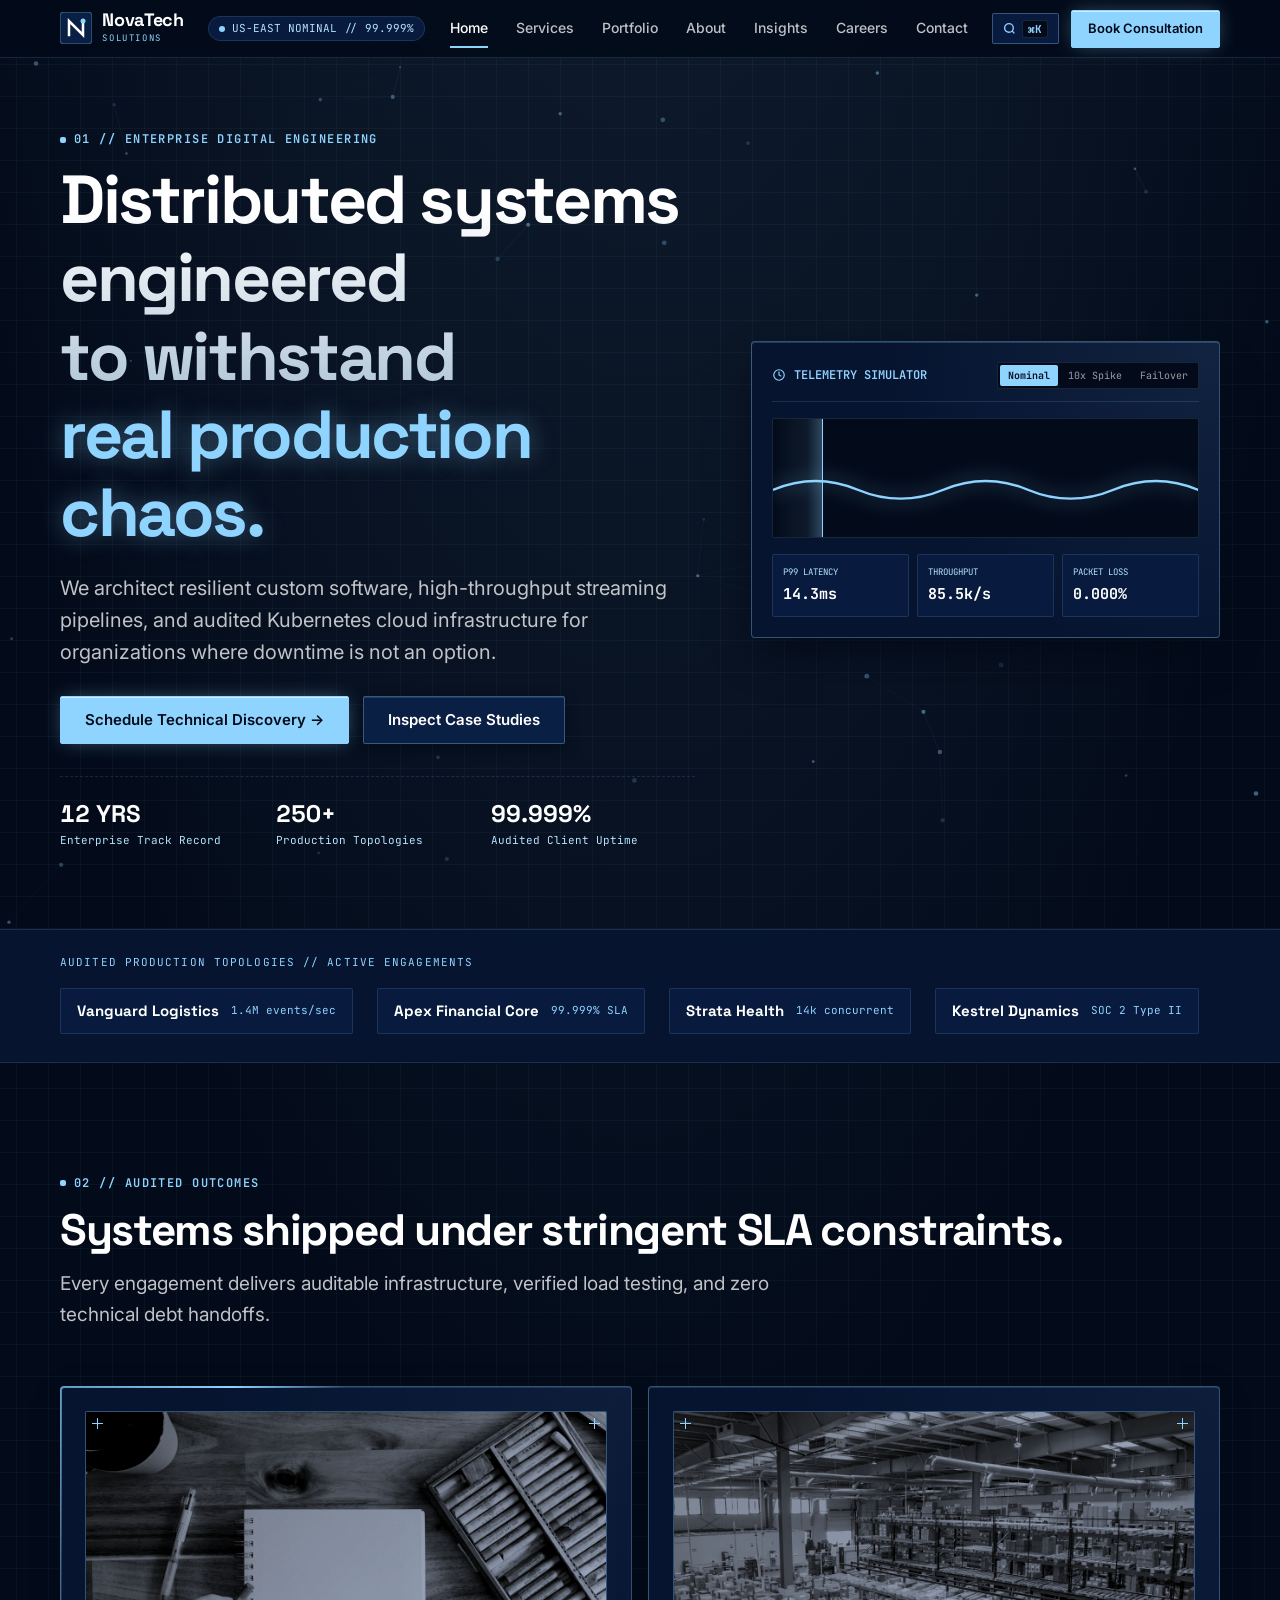
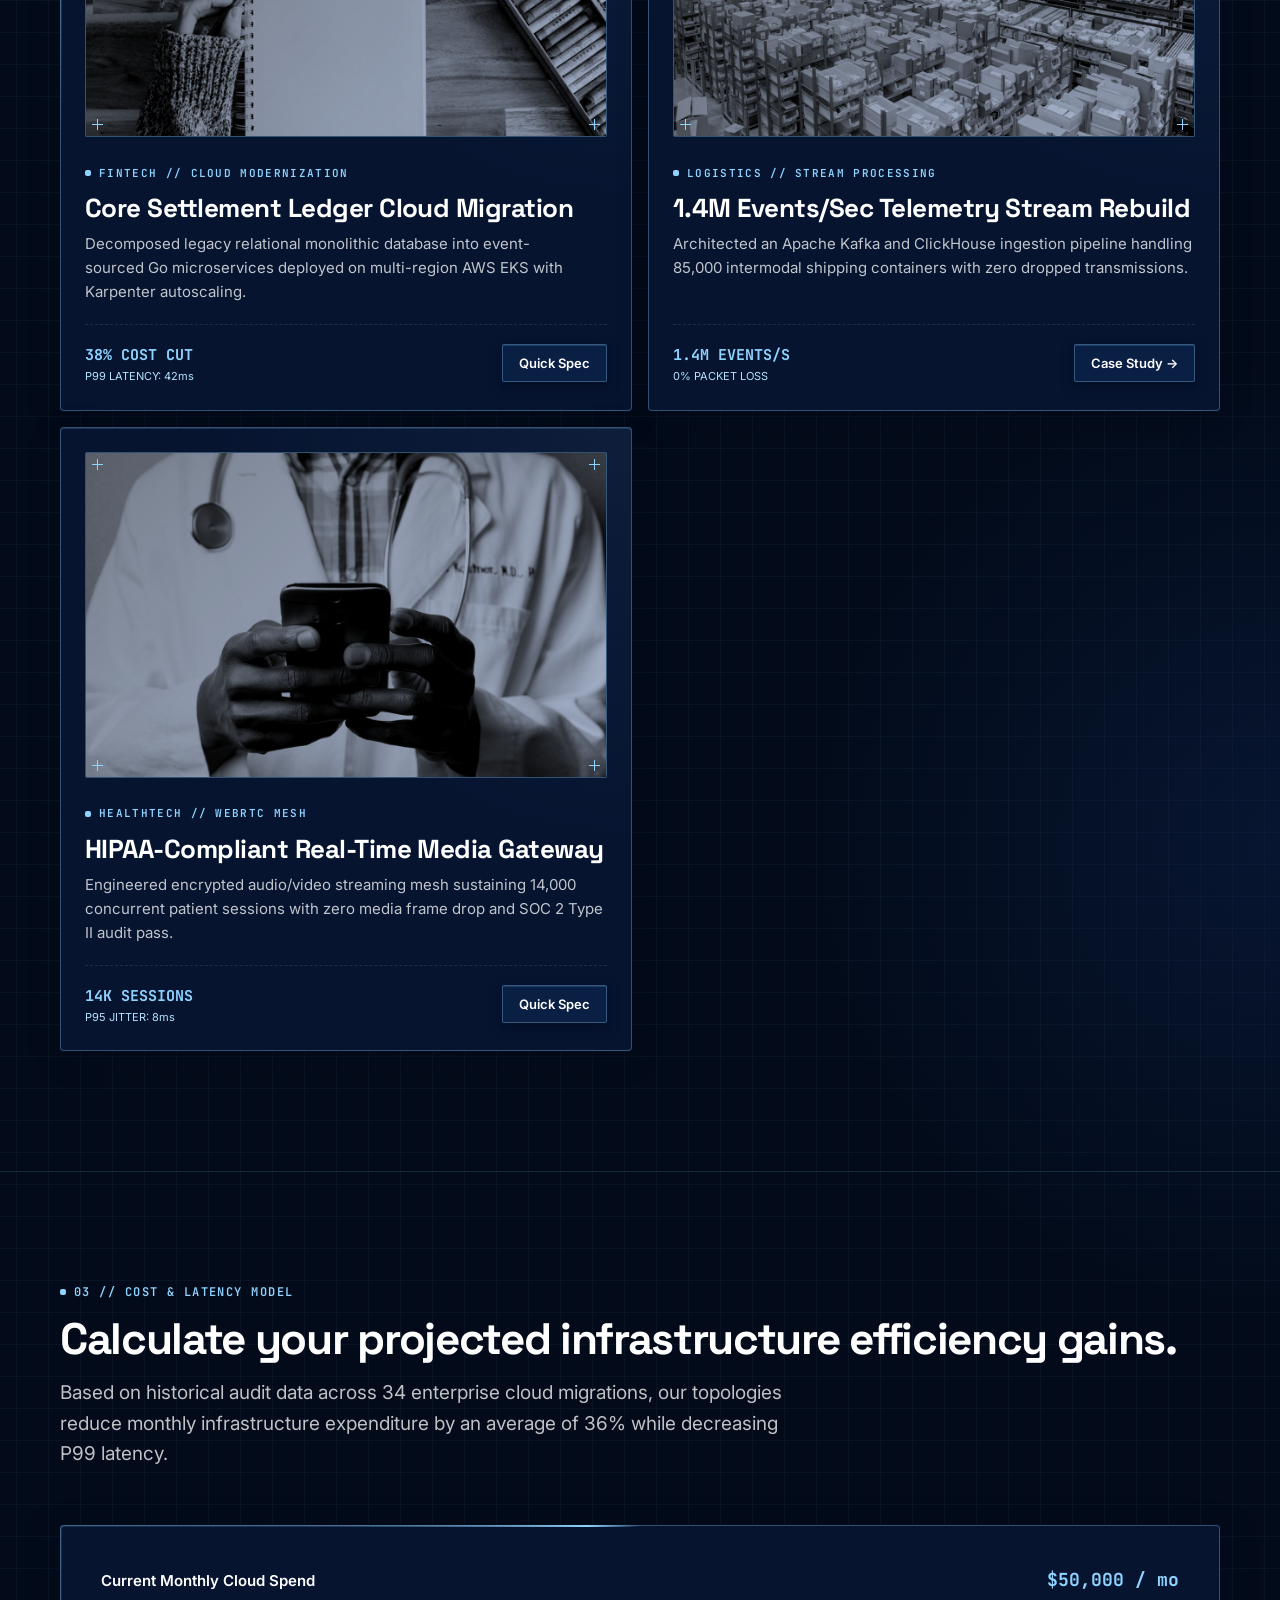
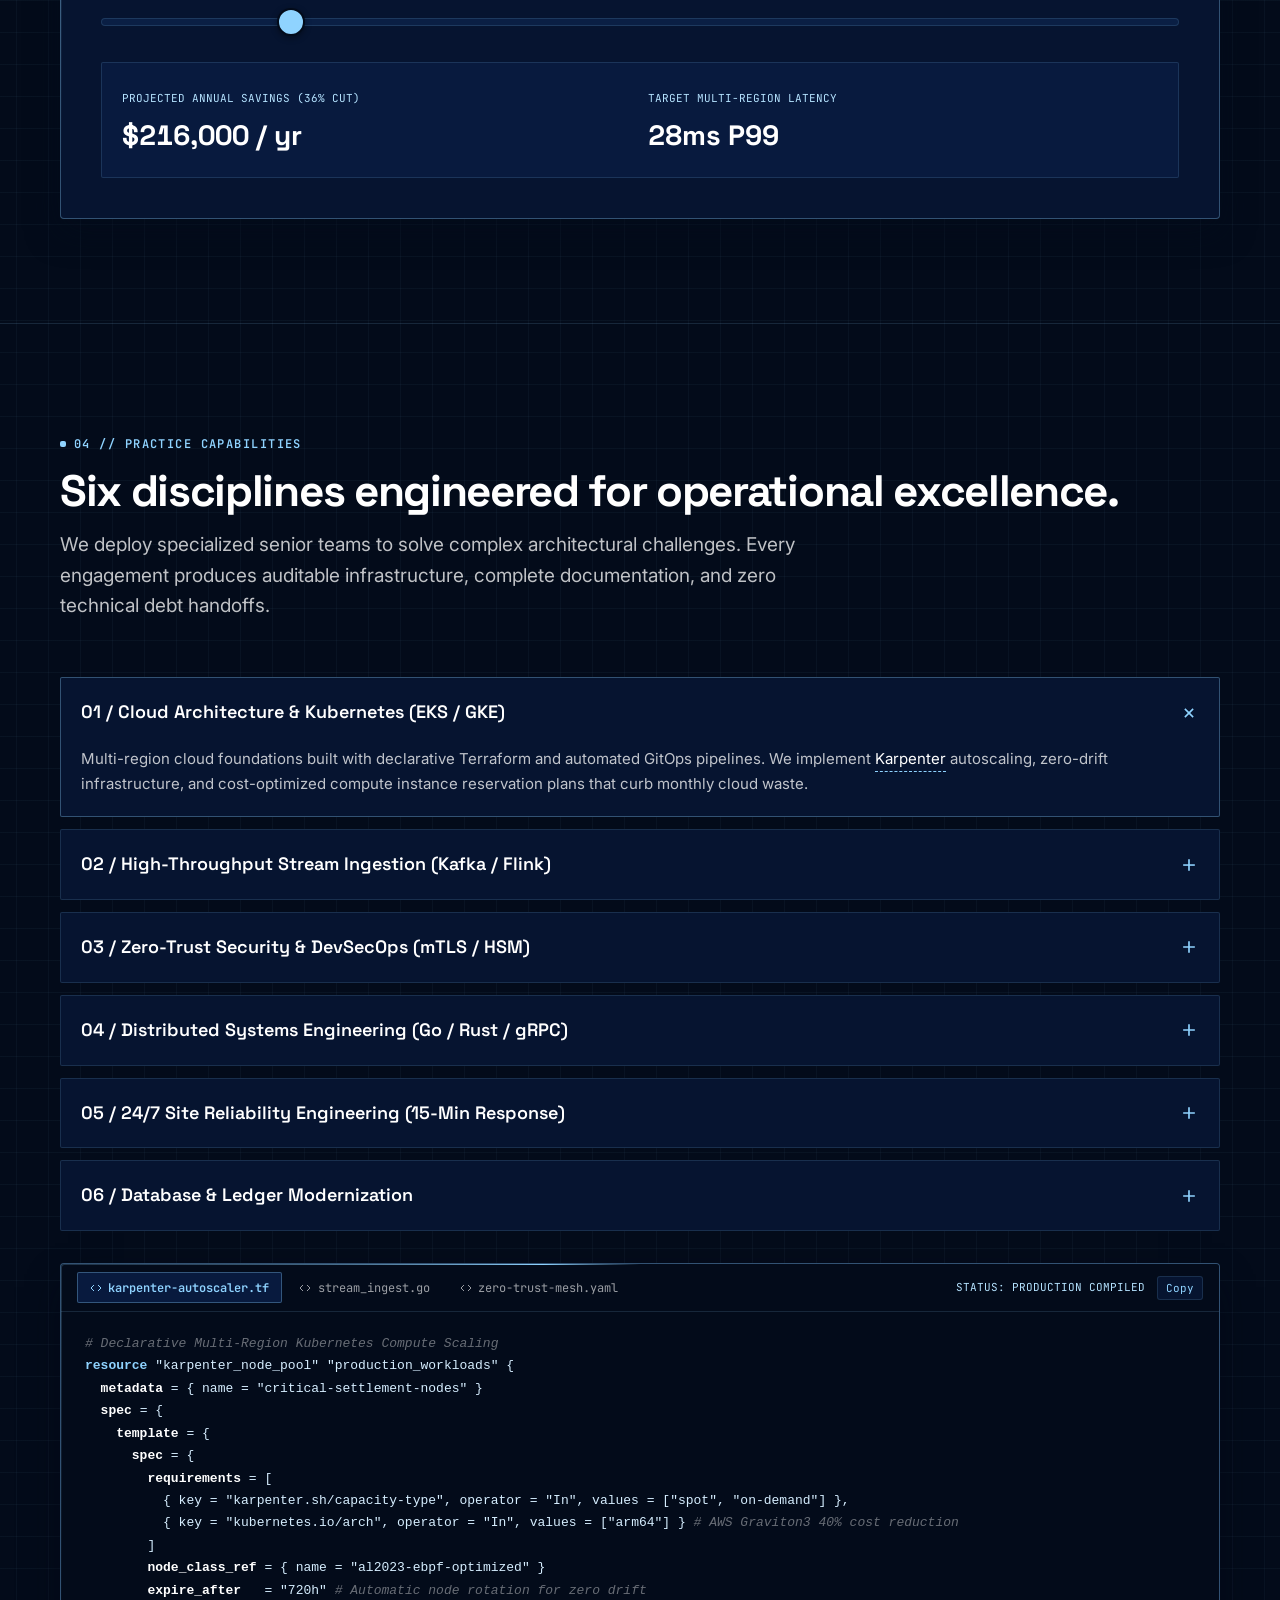
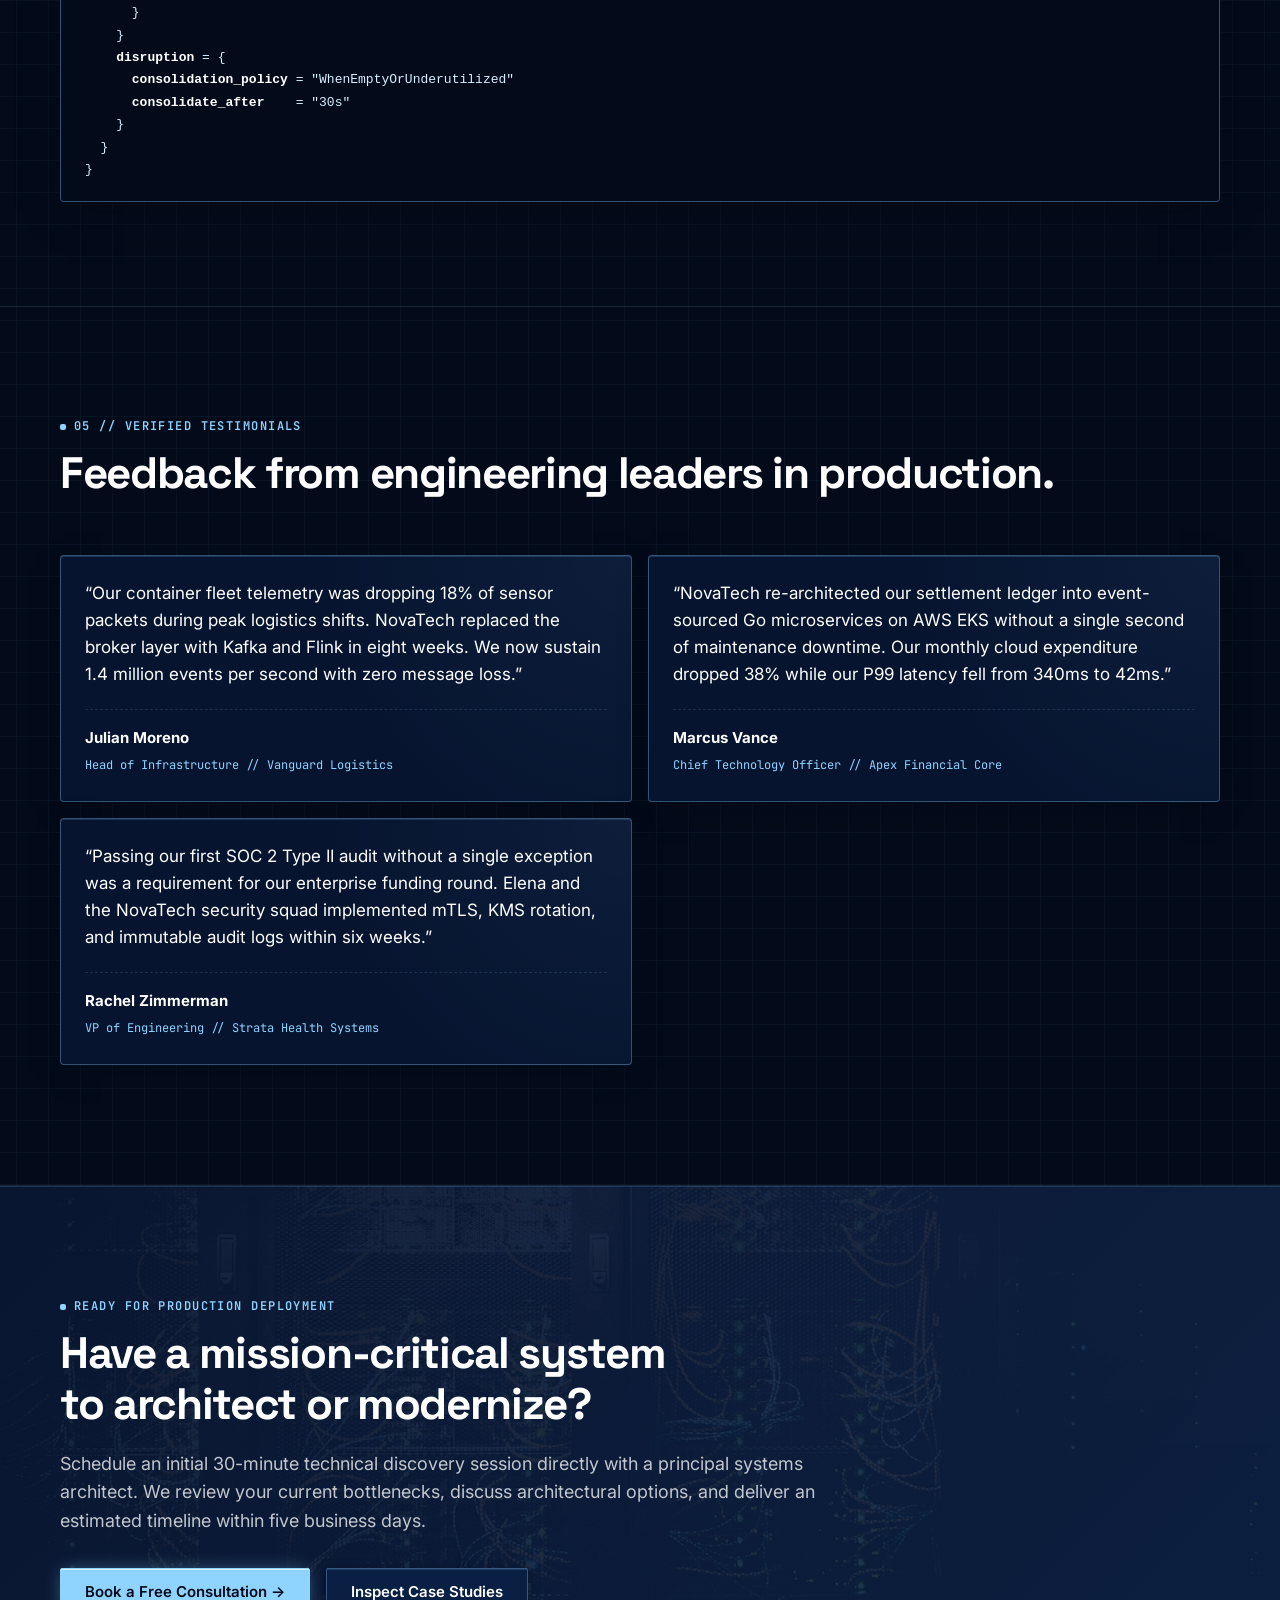
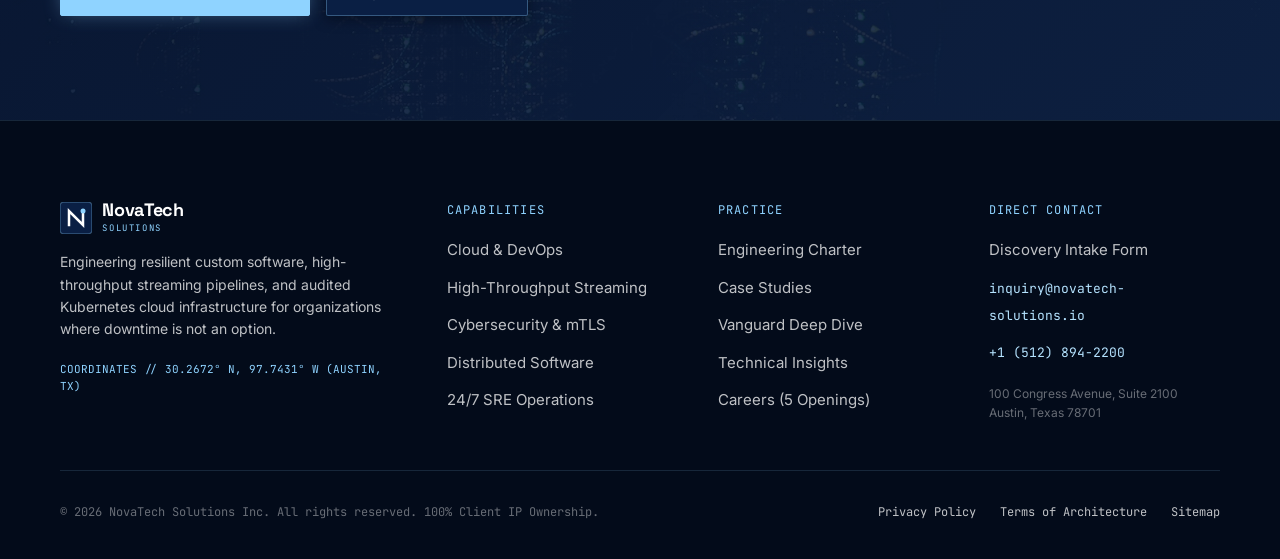
<file: index.html>
<!DOCTYPE html>
<html lang="en">
<head>
  <meta charset="UTF-8">
  <meta name="viewport" content="width=device-width, initial-scale=1.0, viewport-fit=cover">
  <meta name="theme-color" content="#030B1A">
  <title>NovaTech Solutions — Enterprise IT &amp; Digital Engineering</title>
  <meta name="description" content="NovaTech Solutions engineers resilient custom software, high-throughput streaming data pipelines, and audited Kubernetes cloud infrastructure for mission-critical operations.">

  <!-- Favicon -->
  <link rel="icon" type="image/svg+xml" href="assets/favicon.svg">

  <!-- Preconnect Google Fonts -->
  <link rel="preconnect" href="https://fonts.googleapis.com">
  <link rel="preconnect" href="https://fonts.gstatic.com" crossorigin>
  <link href="https://fonts.googleapis.com/css2?family=Inter:wght@400;500;600&family=JetBrains+Mono:wght@400;500;600&family=Space+Grotesk:wght@500;600;700&display=swap" rel="stylesheet">

  <!-- Core Mobile-First Stylesheet -->
  <link rel="stylesheet" href="css/styles.css">
</head>
<body>

  <!-- Accessible Skip Link -->
  <a href="#main-content" class="skip-link">Skip to main content</a>

  <!-- Compact Engineered Header (58px) -->
  <header class="site-header" role="banner">
    <div class="container header-inner">
      
      <!-- Brand Logo (Modern Technology Redraw) -->
      <a href="index.html" class="brand" aria-label="NovaTech Solutions Home">
        <svg class="brand-mark" viewBox="0 0 32 32" fill="none" aria-hidden="true">
          <rect width="32" height="32" rx="4" fill="#0A1F44" stroke="#8FD3FF" stroke-opacity="0.32" stroke-width="1.5"/>
          <path d="M9 23V9L23 23V9" stroke="#FFFFFF" stroke-width="2.5" stroke-linecap="square" stroke-linejoin="miter"/>
          <circle cx="23" cy="9" r="2.5" fill="#8FD3FF"/>
        </svg>
        <div class="brand-type">
          <span class="brand-name">NovaTech</span>
          <span class="brand-sub">SOLUTIONS</span>
        </div>
      </a>

      <!-- Telemetry Status Pill (Header Live Telemetry) -->
      <div class="telemetry-status" aria-label="Live System Telemetry">
        <span class="telemetry-pulse" aria-hidden="true"></span>
        <span>US-EAST NOMINAL // 99.999%</span>
      </div>

      <!-- Desktop Nav (Hidden below 1024px) -->
      <nav class="nav-desktop" aria-label="Primary Navigation">
        <a href="index.html" class="active">Home</a>
        <a href="services.html">Services</a>
        <a href="portfolio.html">Portfolio</a>
        <a href="about.html">About</a>
        <a href="insights.html">Insights</a>
        <a href="careers.html">Careers</a>
        <a href="contact.html">Contact</a>
      </nav>

      <!-- Header Actions -->
      <div class="header-actions">
        <button class="cmd-palette-trigger" type="button" aria-label="Open Command Search (⌘K)">
          <svg width="13" height="13" viewBox="0 0 24 24" fill="none" stroke="currentColor" stroke-width="2.5" aria-hidden="true">
            <circle cx="11" cy="11" r="8"/><line x1="21" y1="21" x2="16.65" y2="16.65"/>
          </svg>
          <span class="cmd-key-badge">⌘K</span>
        </button>

        <a href="contact.html" class="btn btn-primary btn-sm header-cta-desktop">
          Book Consultation
        </a>

        <!-- Mobile Menu Toggle Button (48x48px Touch Target) -->
        <button class="menu-toggle" aria-expanded="false" aria-controls="mobile-menu" aria-label="Open navigation menu">
          <svg viewBox="0 0 24 24" fill="none" stroke="currentColor" stroke-width="2" stroke-linecap="square" aria-hidden="true">
            <line x1="3" y1="6" x2="21" y2="6"/>
            <line x1="3" y1="12" x2="21" y2="12"/>
            <line x1="3" y1="18" x2="21" y2="18"/>
          </svg>
        </button>
      </div>

    </div>
  </header>

  <!-- Full-Screen Mobile Command Center Navigation -->
  <div id="mobile-menu" class="mobile-menu-overlay" aria-hidden="true">
    <div class="mobile-menu-links">
      <a href="index.html" class="mobile-menu-link active">
        <span>Home</span>
        <span class="link-index">01</span>
      </a>
      <a href="services.html" class="mobile-menu-link">
        <span>Services</span>
        <span class="link-index">02</span>
      </a>
      <a href="portfolio.html" class="mobile-menu-link">
        <span>Portfolio</span>
        <span class="link-index">03</span>
      </a>
      <a href="about.html" class="mobile-menu-link">
        <span>About</span>
        <span class="link-index">04</span>
      </a>
      <a href="insights.html" class="mobile-menu-link">
        <span>Insights</span>
        <span class="link-index">05</span>
      </a>
      <a href="careers.html" class="mobile-menu-link">
        <span>Careers</span>
        <span class="link-index">06</span>
      </a>
      <a href="contact.html" class="mobile-menu-link">
        <span>Contact</span>
        <span class="link-index">07</span>
      </a>
      <button class="mobile-menu-link cmd-palette-trigger" type="button" style="background:transparent; border:none; text-align:left; width:100%; cursor:pointer;">
        <span>Quick Jump</span>
        <span class="link-index" style="color:var(--sky-400); font-weight:700;">⌘K</span>
      </button>
    </div>

    <div class="mobile-menu-footer">
      <a href="contact.html" class="btn btn-primary btn-block">
        Schedule Technical Discovery
      </a>
      <div class="mobile-menu-meta">
        <span>GLOBAL ROTATION // SRE ACTIVE</span>
        <span class="mono-num">15M RESPONSE SLA</span>
      </div>
    </div>
  </div>

  <!-- Main Content Landmark -->
  <main id="main-content">

    <!-- 01. Hero Section (Engineered for 390px Mobile Canvas) -->
    <section class="hero" aria-labelledby="hero-title">
      <canvas id="hero-mesh-canvas" class="hero-mesh-canvas" aria-hidden="true"></canvas>
      <div class="container hero-grid">
        
        <!-- Hero Text Block -->
        <div class="hero-content">
          <div class="kicker">01 // Enterprise Digital Engineering</div>
          <h1 id="hero-title" class="hero-title">
            <span class="text-gradient">Distributed systems engineered to withstand</span> <span class="accent-text">real production chaos.</span>
          </h1>
          <p class="hero-lead">
            We architect resilient custom software, high-throughput streaming pipelines, and audited Kubernetes cloud infrastructure for organizations where downtime is not an option.
          </p>

          <div class="hero-actions">
            <a href="contact.html" class="btn btn-primary">
              Schedule Technical Discovery &rarr;
            </a>
            <a href="portfolio.html" class="btn btn-secondary">
              Inspect Case Studies
            </a>
          </div>

          <!-- Hero Key Proof Points -->
          <div class="hero-proofs">
            <div class="hero-proof-item">
              <span class="proof-val mono-num">12 YRS</span>
              <span class="proof-label">Enterprise Track Record</span>
            </div>
            <div class="hero-proof-item">
              <span class="proof-val mono-num">250+</span>
              <span class="proof-label">Production Topologies</span>
            </div>
            <div class="hero-proof-item">
              <span class="proof-val mono-num">99.999%</span>
              <span class="proof-label">Audited Client Uptime</span>
            </div>
          </div>
        </div>

        <!-- Hero Right: Interactive Touch Telemetry Console -->
        <div class="telemetry-console border-beam spotlight-card" aria-label="Interactive Telemetry Simulator">
          <div class="console-topbar">
            <div class="console-title">
              <svg width="14" height="14" viewBox="0 0 24 24" fill="none" stroke="#8FD3FF" stroke-width="2" aria-hidden="true">
                <circle cx="12" cy="12" r="9"/>
                <polyline points="12 6 12 12 16 14"/>
              </svg>
              <span>TELEMETRY SIMULATOR</span>
            </div>
            <div class="console-mode-toggle" role="group" aria-label="Select simulation load profile">
              <button class="mode-btn is-active" data-mode="nominal" type="button">Nominal</button>
              <button class="mode-btn" data-mode="spike" type="button">10x Spike</button>
              <button class="mode-btn" data-mode="failover" type="button">Failover</button>
            </div>
          </div>

          <!-- Real-Time Waveform Visualization (SVG + Radar Sweep) -->
          <div class="waveform-container">
            <div class="radar-sweep" aria-hidden="true"></div>
            <svg class="waveform-svg" viewBox="0 0 500 100" preserveAspectRatio="none" aria-hidden="true">
              <defs>
                <linearGradient id="sky-fade-gradient" x1="0" y1="0" x2="0" y2="1">
                  <stop offset="0%" stop-color="#8FD3FF" stop-opacity="0.3"/>
                  <stop offset="100%" stop-color="#8FD3FF" stop-opacity="0"/>
                </linearGradient>
              </defs>
              <path class="waveform-path" d="M 0 60 Q 50 45, 100 60 T 200 60 T 300 60 T 400 60 T 500 60"/>
            </svg>
          </div>

          <!-- 3 Live Telemetry Cards -->
          <div class="console-metrics-grid">
            <div class="telemetry-card">
              <div class="telemetry-card-label">P99 Latency</div>
              <div class="telemetry-card-val" data-metric="p99">14ms</div>
            </div>
            <div class="telemetry-card">
              <div class="telemetry-card-label">Throughput</div>
              <div class="telemetry-card-val" data-metric="throughput">85k/s</div>
            </div>
            <div class="telemetry-card">
              <div class="telemetry-card-label">Packet Loss</div>
              <div class="telemetry-card-val" data-metric="errors">0.000%</div>
            </div>
          </div>
        </div>

      </div>
    </section>

    <!-- 02. Audited Client Credentials Swipe Band -->
    <section class="credentials-band" aria-label="Audited Client Telemetry">
      <div class="container">
        <div class="credentials-header">Audited Production Topologies // Active Engagements</div>
        <div class="credentials-row">
          <div class="credential-chip">
            <span class="credential-name">Vanguard Logistics</span>
            <span class="credential-metric">1.4M events/sec</span>
          </div>
          <div class="credential-chip">
            <span class="credential-name">Apex Financial Core</span>
            <span class="credential-metric">99.999% SLA</span>
          </div>
          <div class="credential-chip">
            <span class="credential-name">Strata Health</span>
            <span class="credential-metric">14k concurrent</span>
          </div>
          <div class="credential-chip">
            <span class="credential-name">Kestrel Dynamics</span>
            <span class="credential-metric">SOC 2 Type II</span>
          </div>
          <div class="credential-chip">
            <span class="credential-name">Beacon Grid Networks</span>
            <span class="credential-metric">180ms P99</span>
          </div>
        </div>
      </div>
    </section>

    <!-- 03. Featured Case Studies (Swipe-Snap Carousel on Mobile / Grid on Desktop) -->
    <section class="section section-border-bottom" aria-labelledby="case-heading">
      <div class="container carousel-wrapper">
        <div class="section-header">
          <div class="kicker">02 // Audited Outcomes</div>
          <h2 id="case-heading">Systems shipped under stringent SLA constraints.</h2>
          <p>
            Every engagement delivers auditable infrastructure, verified load testing, and zero technical debt handoffs.
          </p>
        </div>

        <div class="swipe-carousel-track">
          
          <!-- Case 1: Apex Financial Core -->
          <article class="swipe-card spotlight-card border-beam">
            <div>
              <div class="blueprint-frame" data-slot-label="IMG / project-1" style="aspect-ratio: 16 / 10; margin-bottom: 1.25rem;">
                <div class="corner-cross corner-tl"></div>
                <div class="corner-cross corner-tr"></div>
                <div class="corner-cross corner-bl"></div>
                <div class="corner-cross corner-br"></div>
                <img src="assets/images/project-1.jpg" alt="Apex Financial Core settlement ledger architecture" width="560" height="350" loading="lazy" decoding="async" onerror="this.style.display='none'">
              </div>
              <div class="kicker" style="font-size: 0.6875rem;">FinTech // Cloud Modernization</div>
              <h3 style="margin-bottom: 0.5rem;">Core Settlement Ledger Cloud Migration</h3>
              <p style="font-size: 0.9375rem; color: var(--white-75); margin-bottom: 1.25rem;">
                Decomposed legacy relational monolithic database into event-sourced Go microservices deployed on multi-region AWS EKS with Karpenter autoscaling.
              </p>
            </div>
            <div style="border-top: 1px dashed var(--hairline); padding-top: 1rem; display: flex; justify-content: space-between; align-items: center;">
              <div>
                <span class="mono-num" style="font-weight: 700; color: var(--sky-400); font-size: 0.9375rem;">38% COST CUT</span>
                <span style="display: block; font-size: 0.6875rem; color: var(--sky-300);">P99 LATENCY: 42ms</span>
              </div>
              <button class="btn btn-secondary btn-sm" data-open-case-modal data-case-id="case-1" aria-label="Quick Spec for Apex Financial Core">
                Quick Spec
              </button>
            </div>
          </article>

          <!-- Case 2: Vanguard Logistics -->
          <article class="swipe-card spotlight-card">
            <div>
              <div class="blueprint-frame" data-slot-label="IMG / project-3" style="aspect-ratio: 16 / 10; margin-bottom: 1.25rem;">
                <div class="corner-cross corner-tl"></div>
                <div class="corner-cross corner-tr"></div>
                <div class="corner-cross corner-bl"></div>
                <div class="corner-cross corner-br"></div>
                <img src="assets/images/project-3.jpg" alt="Vanguard Logistics real-time stream ingestion architecture" width="560" height="350" loading="lazy" decoding="async" onerror="this.style.display='none'">
              </div>
              <div class="kicker" style="font-size: 0.6875rem;">Logistics // Stream Processing</div>
              <h3 style="margin-bottom: 0.5rem;">1.4M Events/Sec Telemetry Stream Rebuild</h3>
              <p style="font-size: 0.9375rem; color: var(--white-75); margin-bottom: 1.25rem;">
                Architected an Apache Kafka and ClickHouse ingestion pipeline handling 85,000 intermodal shipping containers with zero dropped transmissions.
              </p>
            </div>
            <div style="border-top: 1px dashed var(--hairline); padding-top: 1rem; display: flex; justify-content: space-between; align-items: center;">
              <div>
                <span class="mono-num" style="font-weight: 700; color: var(--sky-400); font-size: 0.9375rem;">1.4M EVENTS/S</span>
                <span style="display: block; font-size: 0.6875rem; color: var(--sky-300);">0% PACKET LOSS</span>
              </div>
              <a href="case-study.html" class="btn btn-secondary btn-sm">
                Case Study &rarr;
              </a>
            </div>
          </article>

          <!-- Case 3: Strata Health -->
          <article class="swipe-card spotlight-card">
            <div>
              <div class="blueprint-frame" data-slot-label="IMG / project-2" style="aspect-ratio: 16 / 10; margin-bottom: 1.25rem;">
                <div class="corner-cross corner-tl"></div>
                <div class="corner-cross corner-tr"></div>
                <div class="corner-cross corner-bl"></div>
                <div class="corner-cross corner-br"></div>
                <img src="assets/images/project-2.jpg" alt="Strata Health HIPAA WebRTC media mesh" width="560" height="350" loading="lazy" decoding="async" onerror="this.style.display='none'">
              </div>
              <div class="kicker" style="font-size: 0.6875rem;">HealthTech // WebRTC Mesh</div>
              <h3 style="margin-bottom: 0.5rem;">HIPAA-Compliant Real-Time Media Gateway</h3>
              <p style="font-size: 0.9375rem; color: var(--white-75); margin-bottom: 1.25rem;">
                Engineered encrypted audio/video streaming mesh sustaining 14,000 concurrent patient sessions with zero media frame drop and SOC 2 Type II audit pass.
              </p>
            </div>
            <div style="border-top: 1px dashed var(--hairline); padding-top: 1rem; display: flex; justify-content: space-between; align-items: center;">
              <div>
                <span class="mono-num" style="font-weight: 700; color: var(--sky-400); font-size: 0.9375rem;">14K SESSIONS</span>
                <span style="display: block; font-size: 0.6875rem; color: var(--sky-300);">P95 JITTER: 8ms</span>
              </div>
              <button class="btn btn-secondary btn-sm" data-open-case-modal data-case-id="case-2" aria-label="Quick Spec for Strata Health">
                Quick Spec
              </button>
            </div>
          </article>

        </div>

        <!-- Mobile Touch Carousel Indicators -->
        <div class="carousel-indicators">
          <span class="carousel-dot is-active"></span>
          <span class="carousel-dot"></span>
          <span class="carousel-dot"></span>
        </div>

      </div>
    </section>

    <!-- 04. Interactive ROI & Latency Calculator -->
    <section id="roi-calculator" class="section section-border-bottom" aria-labelledby="calc-heading">
      <div class="container">
        <div class="section-header">
          <div class="kicker">03 // Cost &amp; Latency Model</div>
          <h2 id="calc-heading">Calculate your projected infrastructure efficiency gains.</h2>
          <p>
            Based on historical audit data across 34 enterprise cloud migrations, our topologies reduce monthly infrastructure expenditure by an average of 36% while decreasing P99 latency.
          </p>
        </div>

        <div class="calculator-box spotlight-card border-beam">
          <div class="slider-group">
            <div class="slider-header">
              <label for="spend-slider" class="slider-label">Current Monthly Cloud Spend</label>
              <span id="spend-display" class="slider-display-val">$50,000 / mo</span>
            </div>
            <input type="range" id="spend-slider" class="calc-range-input" min="10000" max="250000" step="5000" value="50000" aria-label="Monthly Cloud Spend Slider">
          </div>

          <div class="calculator-results">
            <div>
              <span class="calc-res-label">Projected Annual Savings (36% Cut)</span>
              <div id="savings-display" class="calc-res-val mono-num">$216,000 / yr</div>
            </div>
            <div>
              <span class="calc-res-label">Target Multi-Region Latency</span>
              <div id="latency-display" class="calc-res-val mono-num">28ms P99</div>
            </div>
          </div>
        </div>

      </div>
    </section>

    <!-- 05. Core Engineering Disciplines (Mobile-Dense Accordions) -->
    <section class="section section-border-bottom" aria-labelledby="services-heading">
      <div class="container">
        <div class="section-header">
          <div class="kicker">04 // Practice Capabilities</div>
          <h2 id="services-heading">Six disciplines engineered for operational excellence.</h2>
          <p>
            We deploy specialized senior teams to solve complex architectural challenges. Every engagement produces auditable infrastructure, complete documentation, and zero technical debt handoffs.
          </p>
        </div>

        <div class="accordion-group">
          
          <details class="accordion-item" open>
            <summary class="accordion-summary">
              <span>01 / Cloud Architecture &amp; Kubernetes (EKS / GKE)</span>
              <svg class="accordion-icon" viewBox="0 0 24 24" fill="none" stroke="currentColor" stroke-width="2" aria-hidden="true"><line x1="12" y1="5" x2="12" y2="19"/><line x1="5" y1="12" x2="19" y2="12"/></svg>
            </summary>
            <div class="accordion-content">
              Multi-region cloud foundations built with declarative Terraform and automated GitOps pipelines. We implement <span class="arch-term" data-definition="Declarative node autoscaler that provisions EKS capacity in sub-45s based on exact pod resource requests.">Karpenter</span> autoscaling, zero-drift infrastructure, and cost-optimized compute instance reservation plans that curb monthly cloud waste.
            </div>
          </details>

          <details class="accordion-item">
            <summary class="accordion-summary">
              <span>02 / High-Throughput Stream Ingestion (Kafka / Flink)</span>
              <svg class="accordion-icon" viewBox="0 0 24 24" fill="none" stroke="currentColor" stroke-width="2" aria-hidden="true"><line x1="12" y1="5" x2="12" y2="19"/><line x1="5" y1="12" x2="19" y2="12"/></svg>
            </summary>
            <div class="accordion-content">
              Distributed streaming architectures capable of ingesting millions of sensor transmissions and transaction events per second. Integrated with <span class="arch-term" data-definition="Stateful stream processing engine capable of exactly-once event windowing under massive burst loads.">Apache Flink</span> for real-time sliding-window analytics and <span class="arch-term" data-definition="Columnar database engine executing analytical aggregations over billions of events in milliseconds.">ClickHouse</span> for columnar query execution.
            </div>
          </details>

          <details class="accordion-item">
            <summary class="accordion-summary">
              <span>03 / Zero-Trust Security &amp; DevSecOps (mTLS / HSM)</span>
              <svg class="accordion-icon" viewBox="0 0 24 24" fill="none" stroke="currentColor" stroke-width="2" aria-hidden="true"><line x1="12" y1="5" x2="12" y2="19"/><line x1="5" y1="12" x2="19" y2="12"/></svg>
            </summary>
            <div class="accordion-content">
              Cryptographically verified service meshes with <span class="arch-term" data-definition="Mutual TLS 1.3 cryptographic identity verification ensuring zero unauthenticated plaintext transit.">mTLS 1.3</span>, automated least-privilege IAM policies, and hardware security module integration. Our topologies have successfully cleared 34 consecutive SOC 2 Type II, ISO 27001, and HIPAA audits.
            </div>
          </details>

          <details class="accordion-item">
            <summary class="accordion-summary">
              <span>04 / Distributed Systems Engineering (Go / Rust / gRPC)</span>
              <svg class="accordion-icon" viewBox="0 0 24 24" fill="none" stroke="currentColor" stroke-width="2" aria-hidden="true"><line x1="12" y1="5" x2="12" y2="19"/><line x1="5" y1="12" x2="19" y2="12"/></svg>
            </summary>
            <div class="accordion-content">
              High-concurrency backend services written in Go and Rust for memory safety, low CPU overhead, and predictable sub-millisecond execution. Built on <span class="arch-term" data-definition="Binary serialization schema enforcing strict interface contracts and low-latency RPC transit.">Protobuf / gRPC</span> protocols to eliminate runtime regressions.
            </div>
          </details>

          <details class="accordion-item">
            <summary class="accordion-summary">
              <span>05 / 24/7 Site Reliability Engineering (15-Min Response)</span>
              <svg class="accordion-icon" viewBox="0 0 24 24" fill="none" stroke="currentColor" stroke-width="2" aria-hidden="true"><line x1="12" y1="5" x2="12" y2="19"/><line x1="5" y1="12" x2="19" y2="12"/></svg>
            </summary>
            <div class="accordion-content">
              Retained senior SRE squads delivering full-stack observability with <span class="arch-term" data-definition="Vendor-neutral telemetry standard capturing distributed traces, metrics, and logs with in-kernel eBPF instrumentation.">OpenTelemetry &amp; eBPF</span>. Backed by a strict 15-minute response SLA on P0/P1 alerts, with direct escalation lines to named principal engineers.
            </div>
          </details>

          <details class="accordion-item">
            <summary class="accordion-summary">
              <span>06 / Database &amp; Ledger Modernization</span>
              <svg class="accordion-icon" viewBox="0 0 24 24" fill="none" stroke="currentColor" stroke-width="2" aria-hidden="true"><line x1="12" y1="5" x2="12" y2="19"/><line x1="5" y1="12" x2="19" y2="12"/></svg>
            </summary>
            <div class="accordion-content">
              Zero-downtime database migrations, read-replica scaling, and decomposition of legacy SQL monoliths into distributed event stores. Automated dual-write validation harnesses ensure complete transactional integrity during cutovers.
            </div>
          </details>

        </div>

        <!-- Production Architecture Explorer (Interactive Code Console) -->
        <div class="arch-console border-beam spotlight-card" aria-label="Production Architecture Code Inspector">
          <div class="arch-console-topbar">
            <div class="arch-tabs" role="tablist" aria-label="Production Topology Code">
              <button class="arch-tab-btn is-active" role="tab" aria-selected="true" data-tab-target="#tab-terraform">
                <svg width="12" height="12" viewBox="0 0 24 24" fill="none" stroke="currentColor" stroke-width="2" aria-hidden="true"><polyline points="16 18 22 12 16 6"/><polyline points="8 6 2 12 8 18"/></svg>
                <span>karpenter-autoscaler.tf</span>
              </button>
              <button class="arch-tab-btn" role="tab" aria-selected="false" data-tab-target="#tab-pipeline">
                <svg width="12" height="12" viewBox="0 0 24 24" fill="none" stroke="currentColor" stroke-width="2" aria-hidden="true"><polyline points="16 18 22 12 16 6"/><polyline points="8 6 2 12 8 18"/></svg>
                <span>stream_ingest.go</span>
              </button>
              <button class="arch-tab-btn" role="tab" aria-selected="false" data-tab-target="#tab-security">
                <svg width="12" height="12" viewBox="0 0 24 24" fill="none" stroke="currentColor" stroke-width="2" aria-hidden="true"><polyline points="16 18 22 12 16 6"/><polyline points="8 6 2 12 8 18"/></svg>
                <span>zero-trust-mesh.yaml</span>
              </button>
            </div>
            <div class="arch-console-meta">
              <span>STATUS: PRODUCTION COMPILED</span>
              <button class="copy-badge-pill" data-copy-text="# Karpenter EKS Autoscaler&#10;resource &quot;karpenter_node_pool&quot; &quot;production_workloads&quot; { ... }">Copy</button>
            </div>
          </div>

          <!-- Code Panel 1: Karpenter Terraform -->
          <div id="tab-terraform" class="arch-code-panel is-active" role="tabpanel">
<pre><code><span class="token-cmt"># Declarative Multi-Region Kubernetes Compute Scaling</span>
<span class="token-kw">resource</span> <span class="token-str">"karpenter_node_pool"</span> <span class="token-str">"production_workloads"</span> {
  <span class="token-fn">metadata</span> = { name = <span class="token-str">"critical-settlement-nodes"</span> }
  <span class="token-fn">spec</span> = {
    <span class="token-fn">template</span> = {
      <span class="token-fn">spec</span> = {
        <span class="token-fn">requirements</span> = [
          { key = <span class="token-str">"karpenter.sh/capacity-type"</span>, operator = <span class="token-str">"In"</span>, values = [<span class="token-str">"spot"</span>, <span class="token-str">"on-demand"</span>] },
          { key = <span class="token-str">"kubernetes.io/arch"</span>, operator = <span class="token-str">"In"</span>, values = [<span class="token-str">"arm64"</span>] } <span class="token-cmt"># AWS Graviton3 40% cost reduction</span>
        ]
        <span class="token-fn">node_class_ref</span> = { name = <span class="token-str">"al2023-ebpf-optimized"</span> }
        <span class="token-fn">expire_after</span>   = <span class="token-str">"720h"</span> <span class="token-cmt"># Automatic node rotation for zero drift</span>
      }
    }
    <span class="token-fn">disruption</span> = {
      <span class="token-fn">consolidation_policy</span> = <span class="token-str">"WhenEmptyOrUnderutilized"</span>
      <span class="token-fn">consolidate_after</span>    = <span class="token-str">"30s"</span>
    }
  }
}</code></pre>
          </div>

          <!-- Code Panel 2: Go Stream Ingestion -->
          <div id="tab-pipeline" class="arch-code-panel" role="tabpanel">
<pre><code><span class="token-cmt">// High-Throughput Event Ingestion Core (1.4M events/s sustained)</span>
<span class="token-kw">package</span> ingestion

<span class="token-kw">type</span> <span class="token-type">TelemetryIngester</span> <span class="token-kw">struct</span> {
    partitionRing *ring.HashRing
    walWriter     *wal.SegmentWriter
    flushTicker   *time.Ticker
}

<span class="token-kw">func</span> (ing *<span class="token-type">TelemetryIngester</span>) <span class="token-fn">ProcessBatch</span>(ctx context.Context, batch []<span class="token-type">Payload</span>) <span class="token-type">error</span> {
    <span class="token-kw">for</span> _, item := <span class="token-kw">range</span> batch {
        <span class="token-kw">if</span> crc32.ChecksumIEEE(item.Raw) == item.CRC32 {
            ing.walWriter.WriteAsync(item.Key, item.Raw)
        }
    }
    <span class="token-kw">return</span> ing.walWriter.SyncThreshold(<span class="token-num">4096</span>) <span class="token-cmt">// Sub-12ms durable fsync</span>
}</code></pre>
          </div>

          <!-- Code Panel 3: Zero Trust Mesh YAML -->
          <div id="tab-security" class="arch-code-panel" role="tabpanel">
<pre><code><span class="token-cmt"># Cryptographically Enforced Mutual TLS 1.3 Service Mesh</span>
<span class="token-kw">apiVersion</span>: security.istio.io/v1beta1
<span class="token-kw">kind</span>: <span class="token-type">PeerAuthentication</span>
<span class="token-fn">metadata</span>:
  <span class="token-fn">name</span>: <span class="token-str">"strict-workload-mtls"</span>
  <span class="token-fn">namespace</span>: <span class="token-str">"production"</span>
<span class="token-fn">spec</span>:
  <span class="token-fn">mtls</span>:
    <span class="token-fn">mode</span>: <span class="token-str">STRICT</span> <span class="token-cmt"># Zero plaintext inter-service transit</span>
---
<span class="token-kw">apiVersion</span>: security.istio.io/v1beta1
<span class="token-kw">kind</span>: <span class="token-type">AuthorizationPolicy</span>
<span class="token-fn">metadata</span>:
  <span class="token-fn">name</span>: <span class="token-str">"settlement-least-privilege"</span>
<span class="token-fn">spec</span>:
  <span class="token-fn">selector</span>:
    <span class="token-fn">matchLabels</span>:
      <span class="token-fn">app</span>: <span class="token-str">"core-settlement-engine"</span>
  <span class="token-fn">action</span>: <span class="token-str">ALLOW</span>
  <span class="token-fn">rules</span>:
  - <span class="token-fn">from</span>:
    - <span class="token-fn">source</span>:
        <span class="token-fn">principals</span>: [<span class="token-str">"cluster.local/ns/production/sa/auth-ingress"</span>]</code></pre>
          </div>
        </div>
      </div>
    </section>

    <!-- 06. Verified Client Testimonials (Mobile Swipe) -->
    <section class="section section-border-bottom" aria-labelledby="testimonial-heading">
      <div class="container carousel-wrapper">
        <div class="section-header">
          <div class="kicker">05 // Verified Testimonials</div>
          <h2 id="testimonial-heading">Feedback from engineering leaders in production.</h2>
        </div>

        <div class="swipe-carousel-track">
          
          <article class="swipe-card">
            <blockquote style="font-size: 1.0625rem; line-height: 1.6; color: var(--white); margin-bottom: 1.25rem;">
              “Our container fleet telemetry was dropping 18% of sensor packets during peak logistics shifts. NovaTech replaced the broker layer with Kafka and Flink in eight weeks. We now sustain 1.4 million events per second with zero message loss.”
            </blockquote>
            <div style="border-top: 1px dashed var(--hairline); padding-top: 1rem;">
              <strong style="color: var(--white); font-size: 0.9375rem; display: block;">Julian Moreno</strong>
              <span style="font-size: 0.75rem; color: var(--sky-400); font-family: var(--font-mono);">Head of Infrastructure // Vanguard Logistics</span>
            </div>
          </article>

          <article class="swipe-card">
            <blockquote style="font-size: 1.0625rem; line-height: 1.6; color: var(--white); margin-bottom: 1.25rem;">
              “NovaTech re-architected our settlement ledger into event-sourced Go microservices on AWS EKS without a single second of maintenance downtime. Our monthly cloud expenditure dropped 38% while our P99 latency fell from 340ms to 42ms.”
            </blockquote>
            <div style="border-top: 1px dashed var(--hairline); padding-top: 1rem;">
              <strong style="color: var(--white); font-size: 0.9375rem; display: block;">Marcus Vance</strong>
              <span style="font-size: 0.75rem; color: var(--sky-400); font-family: var(--font-mono);">Chief Technology Officer // Apex Financial Core</span>
            </div>
          </article>

          <article class="swipe-card">
            <blockquote style="font-size: 1.0625rem; line-height: 1.6; color: var(--white); margin-bottom: 1.25rem;">
              “Passing our first SOC 2 Type II audit without a single exception was a requirement for our enterprise funding round. Elena and the NovaTech security squad implemented mTLS, KMS rotation, and immutable audit logs within six weeks.”
            </blockquote>
            <div style="border-top: 1px dashed var(--hairline); padding-top: 1rem;">
              <strong style="color: var(--white); font-size: 0.9375rem; display: block;">Rachel Zimmerman</strong>
              <span style="font-size: 0.75rem; color: var(--sky-400); font-family: var(--font-mono);">VP of Engineering // Strata Health Systems</span>
            </div>
          </article>

        </div>

        <div class="carousel-indicators">
          <span class="carousel-dot is-active"></span>
          <span class="carousel-dot"></span>
          <span class="carousel-dot"></span>
        </div>
      </div>
    </section>

    <!-- 07. Closing CTA Band (Datacenter Backdrop with Strict Contrast) -->
    <section class="section" style="background: linear-gradient(135deg, rgba(6, 20, 48, 0.94) 0%, rgba(10, 31, 68, 0.88) 100%), url('assets/images/datacenter.jpg') center/cover no-repeat; border-top: 1px solid var(--hairline);" aria-labelledby="cta-heading">
      <div class="container">
        <div style="max-width: 780px;">
          <div class="kicker">Ready For Production Deployment</div>
          <h2 id="cta-heading" style="margin-bottom: 1.25rem;">
            Have a mission-critical system to architect or modernize?
          </h2>
          <p style="font-size: 1.125rem; color: var(--white-75); margin-bottom: 2rem;">
            Schedule an initial 30-minute technical discovery session directly with a principal systems architect. We review your current bottlenecks, discuss architectural options, and deliver an estimated timeline within five business days.
          </p>
          <div style="display: flex; flex-wrap: wrap; gap: 1rem;">
            <a href="contact.html" class="btn btn-primary">
              Book a Free Consultation &rarr;
            </a>
            <a href="portfolio.html" class="btn btn-secondary">
              Inspect Case Studies
            </a>
          </div>
        </div>
      </div>
    </section>

  </main>

  <!-- Sticky Mobile Bottom Action Bar (Thumb-Reachable with Safe Area Support) -->
  <aside class="mobile-bottom-bar" aria-label="Quick Consultation Launcher">
    <div class="bottom-bar-inner">
      <div class="bottom-bar-info">
        <span class="bottom-bar-label">Available Rotation</span>
        <span class="bottom-bar-metric mono-num">15M INCIDENT SLA</span>
      </div>
      <a href="contact.html" class="btn btn-primary btn-sm">
        Schedule Discovery
      </a>
    </div>
  </aside>

  <!-- Global Footer -->
  <footer class="site-footer" role="contentinfo">
    <div class="container">
      <div class="footer-grid">
        
        <div>
          <a href="index.html" class="brand" style="margin-bottom: 1rem;">
            <svg class="brand-mark" viewBox="0 0 32 32" fill="none" aria-hidden="true">
              <rect width="32" height="32" rx="4" fill="#0A1F44" stroke="#8FD3FF" stroke-opacity="0.32" stroke-width="1.5"/>
              <path d="M9 23V9L23 23V9" stroke="#FFFFFF" stroke-width="2.5" stroke-linecap="square" stroke-linejoin="miter"/>
              <circle cx="23" cy="9" r="2.5" fill="#8FD3FF"/>
            </svg>
            <div class="brand-type">
              <span class="brand-name">NovaTech</span>
              <span class="brand-sub">SOLUTIONS</span>
            </div>
          </a>
          <p style="font-size: 0.875rem; color: var(--white-75); line-height: 1.6;">
            Engineering resilient custom software, high-throughput streaming pipelines, and audited Kubernetes cloud infrastructure for organizations where downtime is not an option.
          </p>
          <div style="font-family: var(--font-mono); font-size: 0.6875rem; color: var(--sky-400); margin-top: 1rem;">
            COORDINATES // 30.2672° N, 97.7431° W (AUSTIN, TX)
          </div>
        </div>

        <div>
          <div class="footer-col-title">Capabilities</div>
          <ul class="footer-links-list">
            <li><a href="services.html" class="footer-link">Cloud &amp; DevOps</a></li>
            <li><a href="services.html" class="footer-link">High-Throughput Streaming</a></li>
            <li><a href="services.html" class="footer-link">Cybersecurity &amp; mTLS</a></li>
            <li><a href="services.html" class="footer-link">Distributed Software</a></li>
            <li><a href="services.html" class="footer-link">24/7 SRE Operations</a></li>
          </ul>
        </div>

        <div>
          <div class="footer-col-title">Practice</div>
          <ul class="footer-links-list">
            <li><a href="about.html" class="footer-link">Engineering Charter</a></li>
            <li><a href="portfolio.html" class="footer-link">Case Studies</a></li>
            <li><a href="case-study.html" class="footer-link">Vanguard Deep Dive</a></li>
            <li><a href="insights.html" class="footer-link">Technical Insights</a></li>
            <li><a href="careers.html" class="footer-link">Careers (5 Openings)</a></li>
          </ul>
        </div>

        <div>
          <div class="footer-col-title">Direct Contact</div>
          <ul class="footer-links-list">
            <li><a href="contact.html" class="footer-link">Discovery Intake Form</a></li>
            <li><span style="font-family: var(--font-mono); font-size: 0.8125rem; color: var(--sky-300);">inquiry@novatech-solutions.io</span></li>
            <li><span style="font-family: var(--font-mono); font-size: 0.8125rem; color: var(--sky-300);">+1 (512) 894-2200</span></li>
            <li><span style="font-size: 0.75rem; color: var(--white-40); margin-top: 0.5rem; display: block;">100 Congress Avenue, Suite 2100<br>Austin, Texas 78701</span></li>
          </ul>
        </div>

      </div>

      <div class="footer-legal-bar">
        <span>&copy; 2026 NovaTech Solutions Inc. All rights reserved. 100% Client IP Ownership.</span>
        <div style="display: flex; gap: 1.5rem;">
          <a href="privacy.html" class="footer-link" style="font-size: 0.75rem;">Privacy Policy</a>
          <a href="terms.html" class="footer-link" style="font-size: 0.75rem;">Terms of Architecture</a>
          <a href="sitemap.xml" class="footer-link" style="font-size: 0.75rem;">Sitemap</a>
        </div>
      </div>
    </div>
  </footer>

  <!-- Quick Spec Modal Dialog -->
  <div class="modal-overlay" role="dialog" aria-modal="true" aria-hidden="true" aria-labelledby="modal-case-title">
    <div class="modal-dialog">
      <button class="modal-close-btn" aria-label="Close dialog">
        <svg width="20" height="20" viewBox="0 0 24 24" fill="none" stroke="currentColor" stroke-width="2" aria-hidden="true">
          <line x1="18" y1="6" x2="6" y2="18"/>
          <line x1="6" y1="6" x2="18" y2="18"/>
        </svg>
      </button>
      <h3 id="modal-case-title" style="margin-bottom: 1rem;">Case Study Specifications</h3>
      <div id="modal-case-body"></div>
      <div style="margin-top: 1.5rem; display: flex; justify-content: flex-end;">
        <a href="case-study.html" class="btn btn-primary btn-sm">Read Full Study &rarr;</a>
      </div>
    </div>
  </div>

  <!-- Main JavaScript Engine -->
  <script src="js/main.js"></script>
</body>
</html>
</file>
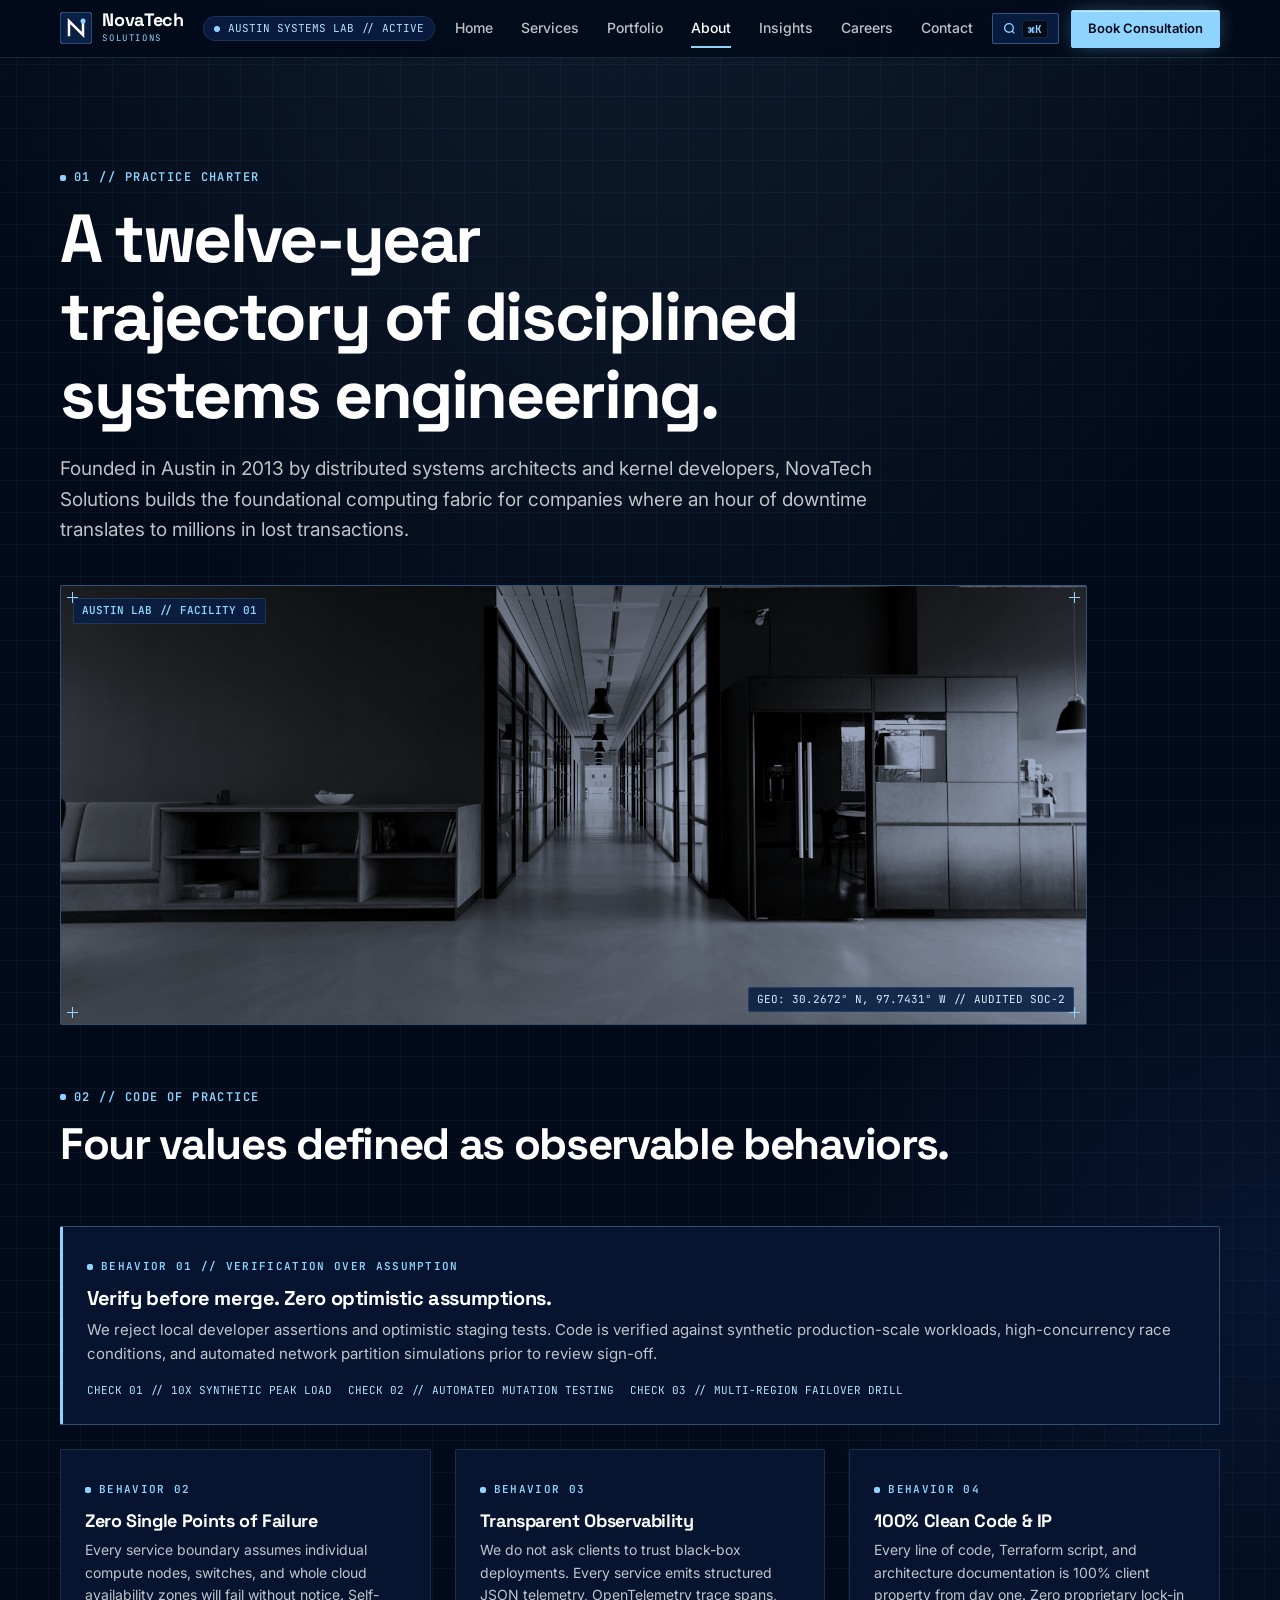
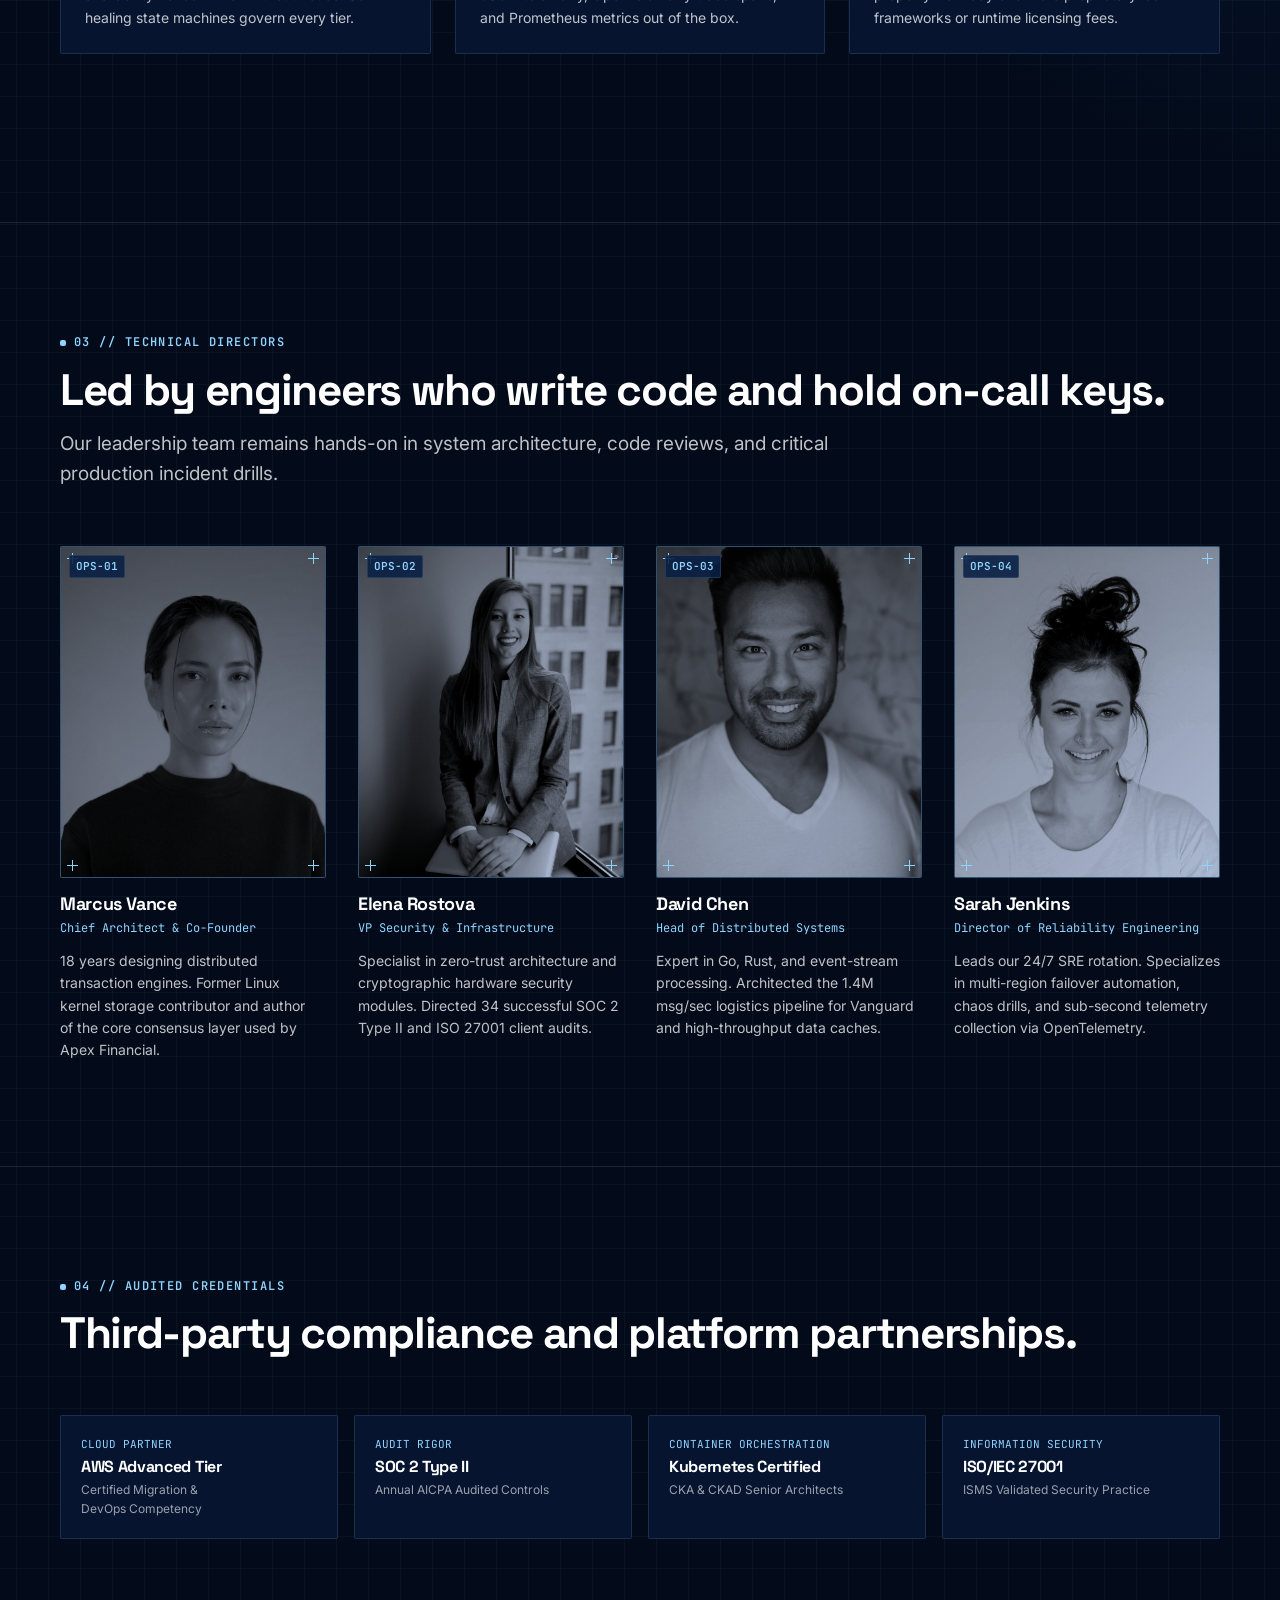
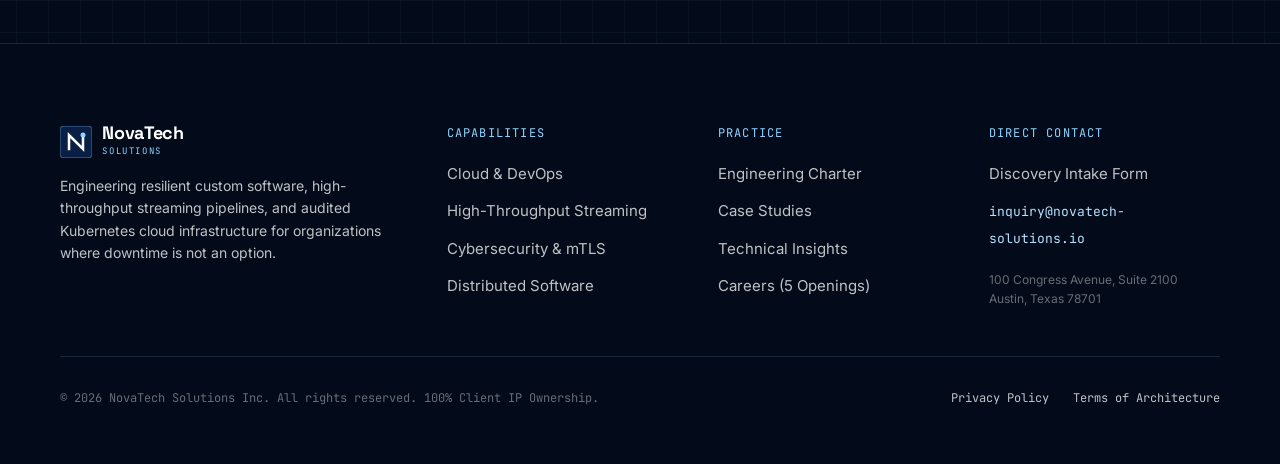
<file: about.html>
<!DOCTYPE html>
<html lang="en">
<head>
  <meta charset="UTF-8">
  <meta name="viewport" content="width=device-width, initial-scale=1.0, viewport-fit=cover">
  <meta name="theme-color" content="#030B1A">
  <title>About NovaTech Solutions — Engineering Charter &amp; Leadership</title>
  <meta name="description" content="Discover NovaTech Solutions' 12-year trajectory, observable engineering behaviors, and senior technical leadership team based in Austin, Texas.">

  <!-- Favicon -->
  <link rel="icon" type="image/svg+xml" href="assets/favicon.svg">

  <!-- Preconnect Google Fonts -->
  <link rel="preconnect" href="https://fonts.googleapis.com">
  <link rel="preconnect" href="https://fonts.gstatic.com" crossorigin>
  <link href="https://fonts.googleapis.com/css2?family=Inter:wght@400;500;600&family=JetBrains+Mono:wght@400;500;600&family=Space+Grotesk:wght@500;600;700&display=swap" rel="stylesheet">

  <!-- Core Mobile-First Stylesheet -->
  <link rel="stylesheet" href="css/styles.css">
</head>
<body>

  <!-- Accessible Skip Link -->
  <a href="#main-content" class="skip-link">Skip to main content</a>

  <!-- Compact Engineered Header (58px) -->
  <header class="site-header" role="banner">
    <div class="container header-inner">
      <a href="index.html" class="brand" aria-label="NovaTech Solutions Home">
        <svg class="brand-mark" viewBox="0 0 32 32" fill="none" aria-hidden="true">
          <rect width="32" height="32" rx="4" fill="#0A1F44" stroke="#8FD3FF" stroke-opacity="0.32" stroke-width="1.5"/>
          <path d="M9 23V9L23 23V9" stroke="#FFFFFF" stroke-width="2.5" stroke-linecap="square" stroke-linejoin="miter"/>
          <circle cx="23" cy="9" r="2.5" fill="#8FD3FF"/>
        </svg>
        <div class="brand-type">
          <span class="brand-name">NovaTech</span>
          <span class="brand-sub">SOLUTIONS</span>
        </div>
      </a>

      <div class="telemetry-status" aria-label="Live System Telemetry">
        <span class="telemetry-pulse" aria-hidden="true"></span>
        <span>AUSTIN SYSTEMS LAB // ACTIVE</span>
      </div>

      <nav class="nav-desktop" aria-label="Primary Navigation">
        <a href="index.html">Home</a>
        <a href="services.html">Services</a>
        <a href="portfolio.html">Portfolio</a>
        <a href="about.html" class="active">About</a>
        <a href="insights.html">Insights</a>
        <a href="careers.html">Careers</a>
        <a href="contact.html">Contact</a>
      </nav>

            <div class="header-actions">
        <button class="cmd-palette-trigger" type="button" aria-label="Open Command Search (⌘K)">
          <svg width="13" height="13" viewBox="0 0 24 24" fill="none" stroke="currentColor" stroke-width="2.5" aria-hidden="true">
            <circle cx="11" cy="11" r="8"/><line x1="21" y1="21" x2="16.65" y2="16.65"/>
          </svg>
          <span class="cmd-key-badge">⌘K</span>
        </button>
        <a href="contact.html" class="btn btn-primary btn-sm header-cta-desktop">Book Consultation</a>
        <button class="menu-toggle" aria-expanded="false" aria-controls="mobile-menu" aria-label="Open navigation menu">
          <svg viewBox="0 0 24 24" fill="none" stroke="currentColor" stroke-width="2" stroke-linecap="square" aria-hidden="true">
            <line x1="3" y1="6" x2="21" y2="6"/>
            <line x1="3" y1="12" x2="21" y2="12"/>
            <line x1="3" y1="18" x2="21" y2="18"/>
          </svg>
        </button>
      </div>
    </div>
  </header>

  <!-- Full-Screen Mobile Command Center Navigation -->
  <div id="mobile-menu" class="mobile-menu-overlay" aria-hidden="true">
    <div class="mobile-menu-links">
      <a href="index.html" class="mobile-menu-link">
        <span>Home</span>
        <span class="link-index">01</span>
      </a>
      <a href="services.html" class="mobile-menu-link">
        <span>Services</span>
        <span class="link-index">02</span>
      </a>
      <a href="portfolio.html" class="mobile-menu-link">
        <span>Portfolio</span>
        <span class="link-index">03</span>
      </a>
      <a href="about.html" class="mobile-menu-link active">
        <span>About</span>
        <span class="link-index">04</span>
      </a>
      <a href="insights.html" class="mobile-menu-link">
        <span>Insights</span>
        <span class="link-index">05</span>
      </a>
      <a href="careers.html" class="mobile-menu-link">
        <span>Careers</span>
        <span class="link-index">06</span>
      </a>
      <a href="contact.html" class="mobile-menu-link">
        <span>Contact</span>
        <span class="link-index">07</span>
      </a>
      <button class="mobile-menu-link cmd-palette-trigger" type="button" style="background:transparent; border:none; text-align:left; width:100%; cursor:pointer;">
        <span>Quick Jump</span>
        <span class="link-index" style="color:var(--sky-400); font-weight:700;">⌘K</span>
      </button>
    </div>

    <div class="mobile-menu-footer">
      <a href="contact.html" class="btn btn-primary btn-block">Schedule Technical Discovery</a>
      <div class="mobile-menu-meta">
        <span>100% SENIOR STAFF</span>
        <span class="mono-num">FOUNDED 2013</span>
      </div>
    </div>
  </div>

  <main id="main-content">

    <!-- About Header & Facility Visual -->
    <section class="section" aria-labelledby="about-heading">
      <div class="container">
        <div style="max-width: 820px; margin-bottom: 2.5rem;">
          <div class="kicker">01 // Practice Charter</div>
          <h1 id="about-heading" style="margin-bottom: 1.25rem;">
            A twelve-year trajectory of disciplined systems engineering.
          </h1>
          <p style="font-size: 1.1875rem; color: var(--white-75); line-height: 1.6;">
            Founded in Austin in 2013 by distributed systems architects and kernel developers, NovaTech Solutions builds the foundational computing fabric for companies where an hour of downtime translates to millions in lost transactions.
          </p>
        </div>

        <!-- Wide Facility Image in Blueprint Frame with Coordinates -->
        <div class="blueprint-frame" data-slot-label="IMG / office-1" style="aspect-ratio: 21 / 9; max-height: 440px; margin-bottom: 3.5rem;">
          <div class="corner-cross corner-tl"></div>
          <div class="corner-cross corner-tr"></div>
          <div class="corner-cross corner-bl"></div>
          <div class="corner-cross corner-br"></div>
          <div style="position: absolute; top: 12px; left: 12px; z-index: 5; font-family: var(--font-mono); font-size: 0.6875rem; font-weight: 600; color: var(--sky-400); background: var(--navy-overlay-88); border: 1px solid var(--hairline); padding: 3px 8px; border-radius: 2px;">
            AUSTIN LAB // FACILITY 01
          </div>
          <div style="position: absolute; bottom: 12px; right: 12px; z-index: 5; font-family: var(--font-mono); font-size: 0.6875rem; color: var(--sky-200); background: var(--navy-overlay-88); border: 1px solid var(--hairline); padding: 3px 8px; border-radius: 2px;">
            GEO: 30.2672° N, 97.7431° W // AUDITED SOC-2
          </div>
          <img src="assets/images/office-1.jpg" alt="NovaTech Austin systems engineering laboratory and operations center" width="1200" height="514" loading="lazy" decoding="async" onerror="this.style.display='none'">
        </div>

        <!-- 4 Behavioral Core Principles -->
        <div class="section-header">
          <div class="kicker">02 // Code of Practice</div>
          <h2>Four values defined as observable behaviors.</h2>
        </div>

        <div style="display: grid; grid-template-columns: 1fr; gap: 1.5rem; margin-bottom: 4rem;">
          
          <div class="spotlight-card" style="background: var(--navy-900); border: 1px solid var(--hairline-bright); border-left: 3px solid var(--sky-400); padding: 1.5rem; border-radius: var(--radius-xs);">
            <div class="kicker" style="font-size: 0.6875rem;">BEHAVIOR 01 // VERIFICATION OVER ASSUMPTION</div>
            <h3 style="margin-bottom: 0.5rem; font-size: 1.25rem;">Verify before merge. Zero optimistic assumptions.</h3>
            <p style="font-size: 0.9375rem; color: var(--white-75); margin-bottom: 1rem;">
              We reject local developer assertions and optimistic staging tests. Code is verified against synthetic production-scale workloads, high-concurrency race conditions, and automated network partition simulations prior to review sign-off.
            </p>
            <div style="display: flex; flex-wrap: wrap; gap: 1rem; font-family: var(--font-mono); font-size: 0.6875rem; color: var(--sky-300);">
              <span>CHECK 01 // 10X SYNTHETIC PEAK LOAD</span>
              <span>CHECK 02 // AUTOMATED MUTATION TESTING</span>
              <span>CHECK 03 // MULTI-REGION FAILOVER DRILL</span>
            </div>
          </div>

          <div style="display: grid; grid-template-columns: 1fr; gap: 1.5rem;" class="grid-3-tablet">
            <div style="background: var(--navy-900); border: 1px solid var(--hairline); padding: 1.5rem; border-radius: var(--radius-xs);">
              <div class="kicker" style="font-size: 0.6875rem;">BEHAVIOR 02</div>
              <h3 style="font-size: 1.125rem; margin-bottom: 0.5rem;">Zero Single Points of Failure</h3>
              <p style="font-size: 0.875rem; color: var(--white-75);">
                Every service boundary assumes individual compute nodes, switches, and whole cloud availability zones will fail without notice. Self-healing state machines govern every tier.
              </p>
            </div>

            <div style="background: var(--navy-900); border: 1px solid var(--hairline); padding: 1.5rem; border-radius: var(--radius-xs);">
              <div class="kicker" style="font-size: 0.6875rem;">BEHAVIOR 03</div>
              <h3 style="font-size: 1.125rem; margin-bottom: 0.5rem;">Transparent Observability</h3>
              <p style="font-size: 0.875rem; color: var(--white-75);">
                We do not ask clients to trust black-box deployments. Every service emits structured JSON telemetry, OpenTelemetry trace spans, and Prometheus metrics out of the box.
              </p>
            </div>

            <div style="background: var(--navy-900); border: 1px solid var(--hairline); padding: 1.5rem; border-radius: var(--radius-xs);">
              <div class="kicker" style="font-size: 0.6875rem;">BEHAVIOR 04</div>
              <h3 style="font-size: 1.125rem; margin-bottom: 0.5rem;">100% Clean Code &amp; IP</h3>
              <p style="font-size: 0.875rem; color: var(--white-75);">
                Every line of code, Terraform script, and architecture documentation is 100% client property from day one. Zero proprietary lock-in frameworks or runtime licensing fees.
              </p>
            </div>
          </div>

        </div>

      </div>
    </section>

    <!-- Leadership Roster (4:5 Blueprint Frames with Corner Brackets) -->
    <section class="section section-border-top section-border-bottom" aria-labelledby="team-heading">
      <div class="container">
        <div class="section-header">
          <div class="kicker">03 // Technical Directors</div>
          <h2 id="team-heading">Led by engineers who write code and hold on-call keys.</h2>
          <p>
            Our leadership team remains hands-on in system architecture, code reviews, and critical production incident drills.
          </p>
        </div>

        <div style="display: grid; grid-template-columns: 1fr; gap: 2rem;" class="grid-4-tablet">
          
          <!-- Marcus Vance -->
          <div>
            <div class="blueprint-frame" data-slot-label="IMG / team-1" style="aspect-ratio: 4 / 5; margin-bottom: 1rem;">
              <div class="corner-cross corner-tl"></div>
              <div class="corner-cross corner-tr"></div>
              <div class="corner-cross corner-bl"></div>
              <div class="corner-cross corner-br"></div>
              <img src="assets/images/team-1.jpg" alt="Portrait of Marcus Vance, Chief Architect" width="400" height="500" loading="lazy" decoding="async" onerror="this.style.display='none'">
              <div style="position: absolute; top: 8px; left: 8px; z-index: 5; font-family: var(--font-mono); font-size: 0.6875rem; font-weight: 600; color: var(--sky-400); background: var(--navy-overlay-88); border: 1px solid var(--hairline); padding: 2px 6px; border-radius: 2px;">
                OPS-01
              </div>
            </div>
            <h3 style="font-size: 1.125rem; margin-bottom: 0.25rem;">Marcus Vance</h3>
            <div style="font-family: var(--font-mono); font-size: 0.75rem; color: var(--sky-400); margin-bottom: 0.75rem;">Chief Architect &amp; Co-Founder</div>
            <p style="font-size: 0.875rem; color: var(--white-75);">
              18 years designing distributed transaction engines. Former Linux kernel storage contributor and author of the core consensus layer used by Apex Financial.
            </p>
          </div>

          <!-- Elena Rostova -->
          <div>
            <div class="blueprint-frame" data-slot-label="IMG / team-2" style="aspect-ratio: 4 / 5; margin-bottom: 1rem;">
              <div class="corner-cross corner-tl"></div>
              <div class="corner-cross corner-tr"></div>
              <div class="corner-cross corner-bl"></div>
              <div class="corner-cross corner-br"></div>
              <img src="assets/images/team-2.jpg" alt="Portrait of Elena Rostova, VP Security" width="400" height="500" loading="lazy" decoding="async" onerror="this.style.display='none'">
              <div style="position: absolute; top: 8px; left: 8px; z-index: 5; font-family: var(--font-mono); font-size: 0.6875rem; font-weight: 600; color: var(--sky-400); background: var(--navy-overlay-88); border: 1px solid var(--hairline); padding: 2px 6px; border-radius: 2px;">
                OPS-02
              </div>
            </div>
            <h3 style="font-size: 1.125rem; margin-bottom: 0.25rem;">Elena Rostova</h3>
            <div style="font-family: var(--font-mono); font-size: 0.75rem; color: var(--sky-400); margin-bottom: 0.75rem;">VP Security &amp; Infrastructure</div>
            <p style="font-size: 0.875rem; color: var(--white-75);">
              Specialist in zero-trust architecture and cryptographic hardware security modules. Directed 34 successful SOC 2 Type II and ISO 27001 client audits.
            </p>
          </div>

          <!-- David Chen -->
          <div>
            <div class="blueprint-frame" data-slot-label="IMG / team-3" style="aspect-ratio: 4 / 5; margin-bottom: 1rem;">
              <div class="corner-cross corner-tl"></div>
              <div class="corner-cross corner-tr"></div>
              <div class="corner-cross corner-bl"></div>
              <div class="corner-cross corner-br"></div>
              <img src="assets/images/team-3.jpg" alt="Portrait of David Chen, Head of Distributed Systems" width="400" height="500" loading="lazy" decoding="async" onerror="this.style.display='none'">
              <div style="position: absolute; top: 8px; left: 8px; z-index: 5; font-family: var(--font-mono); font-size: 0.6875rem; font-weight: 600; color: var(--sky-400); background: var(--navy-overlay-88); border: 1px solid var(--hairline); padding: 2px 6px; border-radius: 2px;">
                OPS-03
              </div>
            </div>
            <h3 style="font-size: 1.125rem; margin-bottom: 0.25rem;">David Chen</h3>
            <div style="font-family: var(--font-mono); font-size: 0.75rem; color: var(--sky-400); margin-bottom: 0.75rem;">Head of Distributed Systems</div>
            <p style="font-size: 0.875rem; color: var(--white-75);">
              Expert in Go, Rust, and event-stream processing. Architected the 1.4M msg/sec logistics pipeline for Vanguard and high-throughput data caches.
            </p>
          </div>

          <!-- Sarah Jenkins -->
          <div>
            <div class="blueprint-frame" data-slot-label="IMG / team-4" style="aspect-ratio: 4 / 5; margin-bottom: 1rem;">
              <div class="corner-cross corner-tl"></div>
              <div class="corner-cross corner-tr"></div>
              <div class="corner-cross corner-bl"></div>
              <div class="corner-cross corner-br"></div>
              <img src="assets/images/team-4.jpg" alt="Portrait of Sarah Jenkins, Director of SRE" width="400" height="500" loading="lazy" decoding="async" onerror="this.style.display='none'">
              <div style="position: absolute; top: 8px; left: 8px; z-index: 5; font-family: var(--font-mono); font-size: 0.6875rem; font-weight: 600; color: var(--sky-400); background: var(--navy-overlay-88); border: 1px solid var(--hairline); padding: 2px 6px; border-radius: 2px;">
                OPS-04
              </div>
            </div>
            <h3 style="font-size: 1.125rem; margin-bottom: 0.25rem;">Sarah Jenkins</h3>
            <div style="font-family: var(--font-mono); font-size: 0.75rem; color: var(--sky-400); margin-bottom: 0.75rem;">Director of Reliability Engineering</div>
            <p style="font-size: 0.875rem; color: var(--white-75);">
              Leads our 24/7 SRE rotation. Specializes in multi-region failover automation, chaos drills, and sub-second telemetry collection via OpenTelemetry.
            </p>
          </div>

        </div>
      </div>
    </section>

    <!-- Industry Compliance & Audit Badges -->
    <section class="section" aria-labelledby="certs-heading">
      <div class="container">
        <div class="section-header">
          <div class="kicker">04 // Audited Credentials</div>
          <h2 id="certs-heading">Third-party compliance and platform partnerships.</h2>
        </div>

        <div style="display: grid; grid-template-columns: repeat(2, 1fr); gap: 1rem;" class="grid-4-tablet">
          <div style="background: var(--navy-900); border: 1px solid var(--hairline); padding: 1.25rem; border-radius: var(--radius-xs);">
            <div style="font-family: var(--font-mono); font-size: 0.6875rem; color: var(--sky-400); margin-bottom: 0.25rem;">CLOUD PARTNER</div>
            <h3 style="font-size: 1rem; color: var(--white);">AWS Advanced Tier</h3>
            <p style="font-size: 0.75rem; color: var(--white-60); margin-top: 0.25rem; margin-bottom: 0;">Certified Migration &amp; DevOps Competency</p>
          </div>
          <div style="background: var(--navy-900); border: 1px solid var(--hairline); padding: 1.25rem; border-radius: var(--radius-xs);">
            <div style="font-family: var(--font-mono); font-size: 0.6875rem; color: var(--sky-400); margin-bottom: 0.25rem;">AUDIT RIGOR</div>
            <h3 style="font-size: 1rem; color: var(--white);">SOC 2 Type II</h3>
            <p style="font-size: 0.75rem; color: var(--white-60); margin-top: 0.25rem; margin-bottom: 0;">Annual AICPA Audited Controls</p>
          </div>
          <div style="background: var(--navy-900); border: 1px solid var(--hairline); padding: 1.25rem; border-radius: var(--radius-xs);">
            <div style="font-family: var(--font-mono); font-size: 0.6875rem; color: var(--sky-400); margin-bottom: 0.25rem;">CONTAINER ORCHESTRATION</div>
            <h3 style="font-size: 1rem; color: var(--white);">Kubernetes Certified</h3>
            <p style="font-size: 0.75rem; color: var(--white-60); margin-top: 0.25rem; margin-bottom: 0;">CKA &amp; CKAD Senior Architects</p>
          </div>
          <div style="background: var(--navy-900); border: 1px solid var(--hairline); padding: 1.25rem; border-radius: var(--radius-xs);">
            <div style="font-family: var(--font-mono); font-size: 0.6875rem; color: var(--sky-400); margin-bottom: 0.25rem;">INFORMATION SECURITY</div>
            <h3 style="font-size: 1rem; color: var(--white);">ISO/IEC 27001</h3>
            <p style="font-size: 0.75rem; color: var(--white-60); margin-top: 0.25rem; margin-bottom: 0;">ISMS Validated Security Practice</p>
          </div>
        </div>
      </div>
    </section>

  </main>

  <aside class="mobile-bottom-bar" aria-label="Quick Consultation Launcher">
    <div class="bottom-bar-inner">
      <div class="bottom-bar-info">
        <span class="bottom-bar-label">Direct Engineering Access</span>
        <span class="bottom-bar-metric mono-num">AUSTIN SYS LAB</span>
      </div>
      <a href="contact.html" class="btn btn-primary btn-sm">Schedule Discovery</a>
    </div>
  </aside>

  <footer class="site-footer" role="contentinfo">
    <div class="container">
      <div class="footer-grid">
        <div>
          <a href="index.html" class="brand" style="margin-bottom: 1rem;">
            <svg class="brand-mark" viewBox="0 0 32 32" fill="none" aria-hidden="true">
              <rect width="32" height="32" rx="4" fill="#0A1F44" stroke="#8FD3FF" stroke-opacity="0.32" stroke-width="1.5"/>
              <path d="M9 23V9L23 23V9" stroke="#FFFFFF" stroke-width="2.5" stroke-linecap="square" stroke-linejoin="miter"/>
              <circle cx="23" cy="9" r="2.5" fill="#8FD3FF"/>
            </svg>
            <div class="brand-type">
              <span class="brand-name">NovaTech</span>
              <span class="brand-sub">SOLUTIONS</span>
            </div>
          </a>
          <p style="font-size: 0.875rem; color: var(--white-75); line-height: 1.6;">
            Engineering resilient custom software, high-throughput streaming pipelines, and audited Kubernetes cloud infrastructure for organizations where downtime is not an option.
          </p>
        </div>
        <div>
          <div class="footer-col-title">Capabilities</div>
          <ul class="footer-links-list">
            <li><a href="services.html" class="footer-link">Cloud &amp; DevOps</a></li>
            <li><a href="services.html" class="footer-link">High-Throughput Streaming</a></li>
            <li><a href="services.html" class="footer-link">Cybersecurity &amp; mTLS</a></li>
            <li><a href="services.html" class="footer-link">Distributed Software</a></li>
          </ul>
        </div>
        <div>
          <div class="footer-col-title">Practice</div>
          <ul class="footer-links-list">
            <li><a href="about.html" class="footer-link">Engineering Charter</a></li>
            <li><a href="portfolio.html" class="footer-link">Case Studies</a></li>
            <li><a href="insights.html" class="footer-link">Technical Insights</a></li>
            <li><a href="careers.html" class="footer-link">Careers (5 Openings)</a></li>
          </ul>
        </div>
        <div>
          <div class="footer-col-title">Direct Contact</div>
          <ul class="footer-links-list">
            <li><a href="contact.html" class="footer-link">Discovery Intake Form</a></li>
            <li><span style="font-family: var(--font-mono); font-size: 0.8125rem; color: var(--sky-300);">inquiry@novatech-solutions.io</span></li>
            <li><span style="font-size: 0.75rem; color: var(--white-40); margin-top: 0.5rem; display: block;">100 Congress Avenue, Suite 2100<br>Austin, Texas 78701</span></li>
          </ul>
        </div>
      </div>
      <div class="footer-legal-bar">
        <span>&copy; 2026 NovaTech Solutions Inc. All rights reserved. 100% Client IP Ownership.</span>
        <div style="display: flex; gap: 1.5rem;">
          <a href="privacy.html" class="footer-link" style="font-size: 0.75rem;">Privacy Policy</a>
          <a href="terms.html" class="footer-link" style="font-size: 0.75rem;">Terms of Architecture</a>
        </div>
      </div>
    </div>
  </footer>

  <script src="js/main.js"></script>
</body>
</html>
</file>
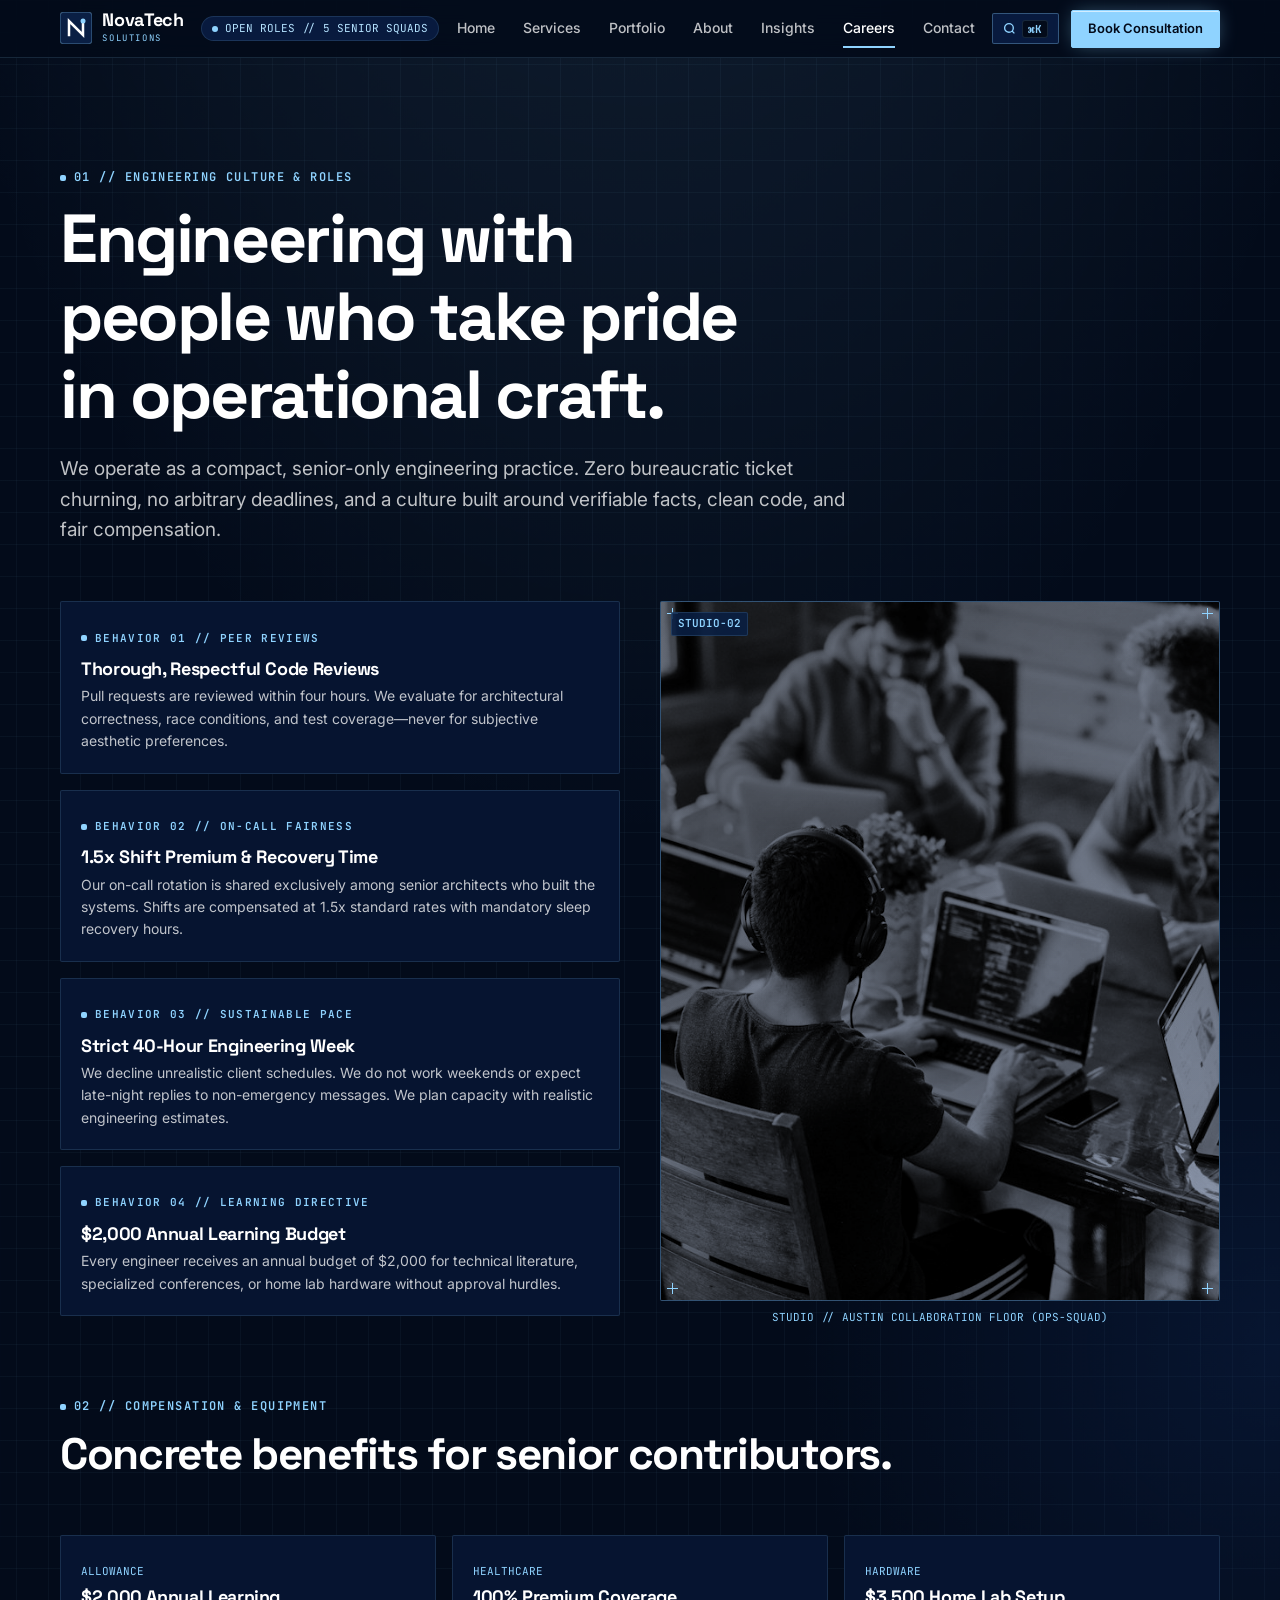
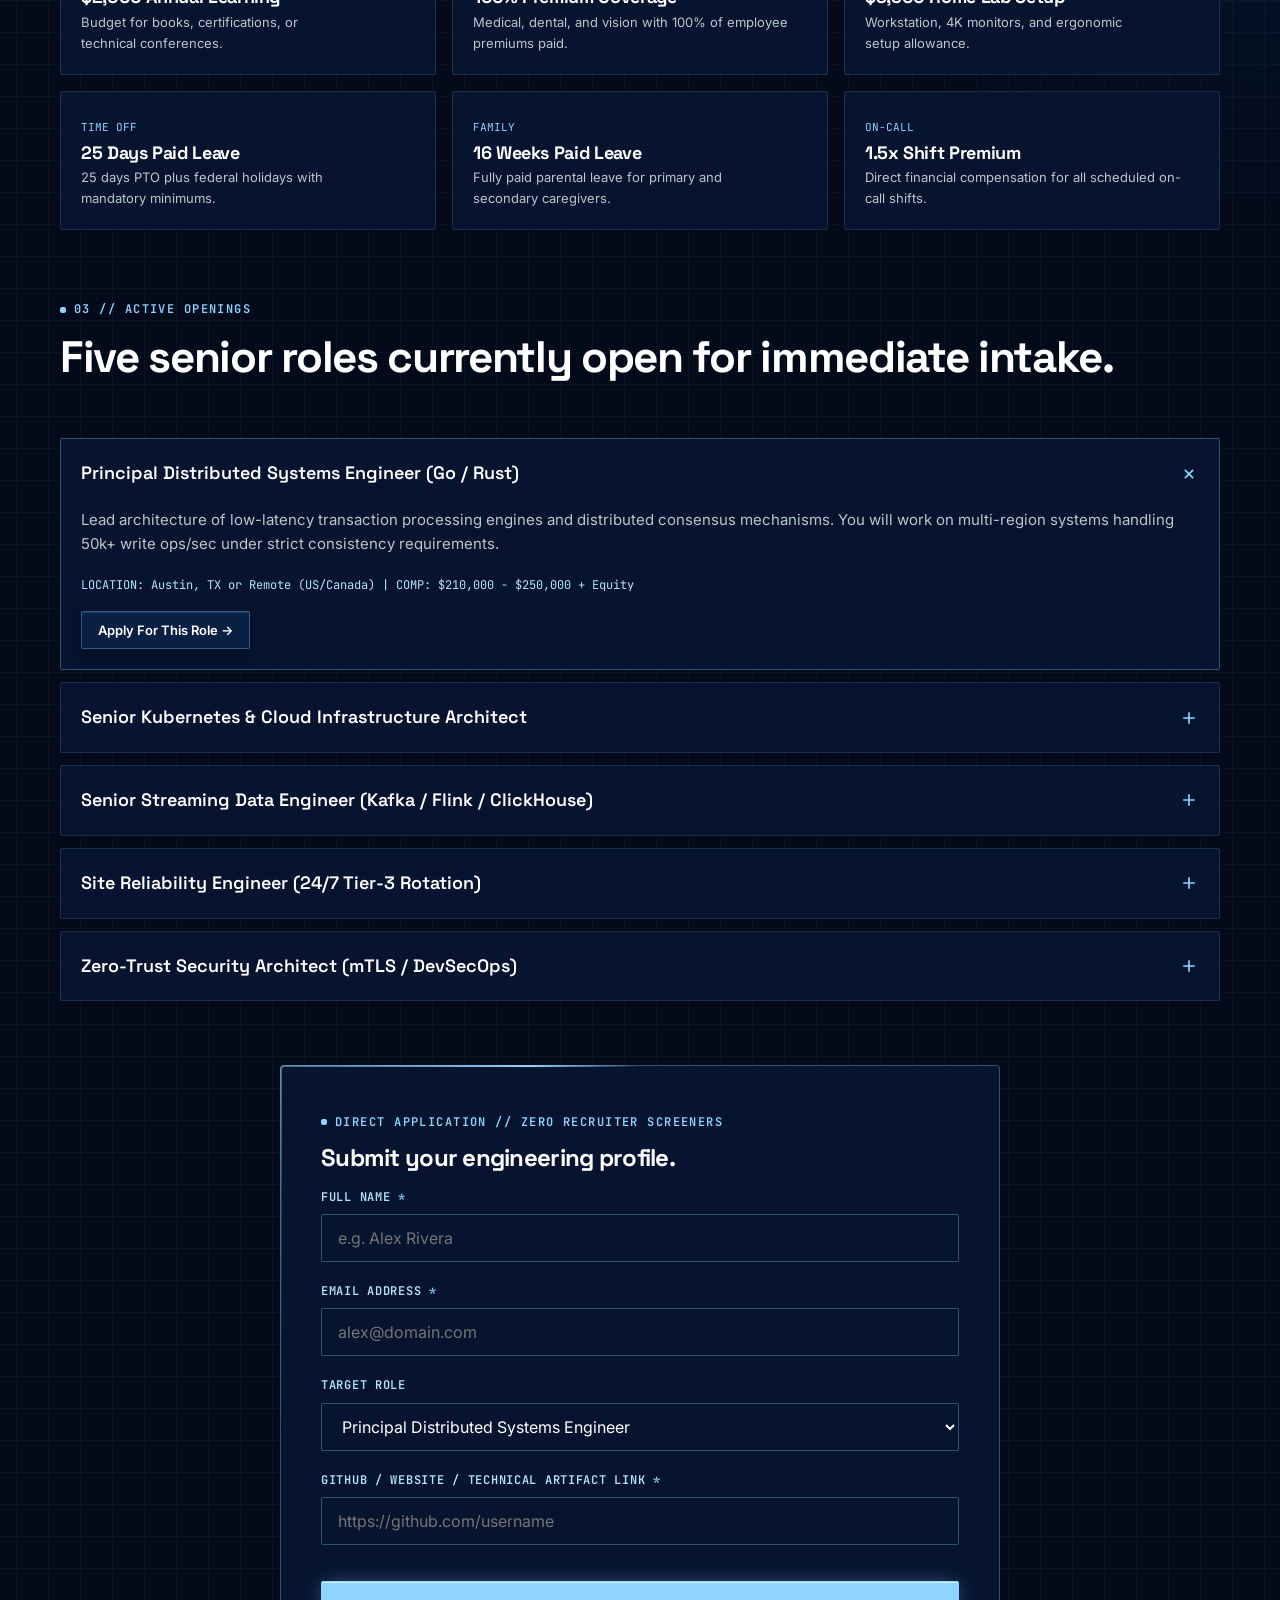
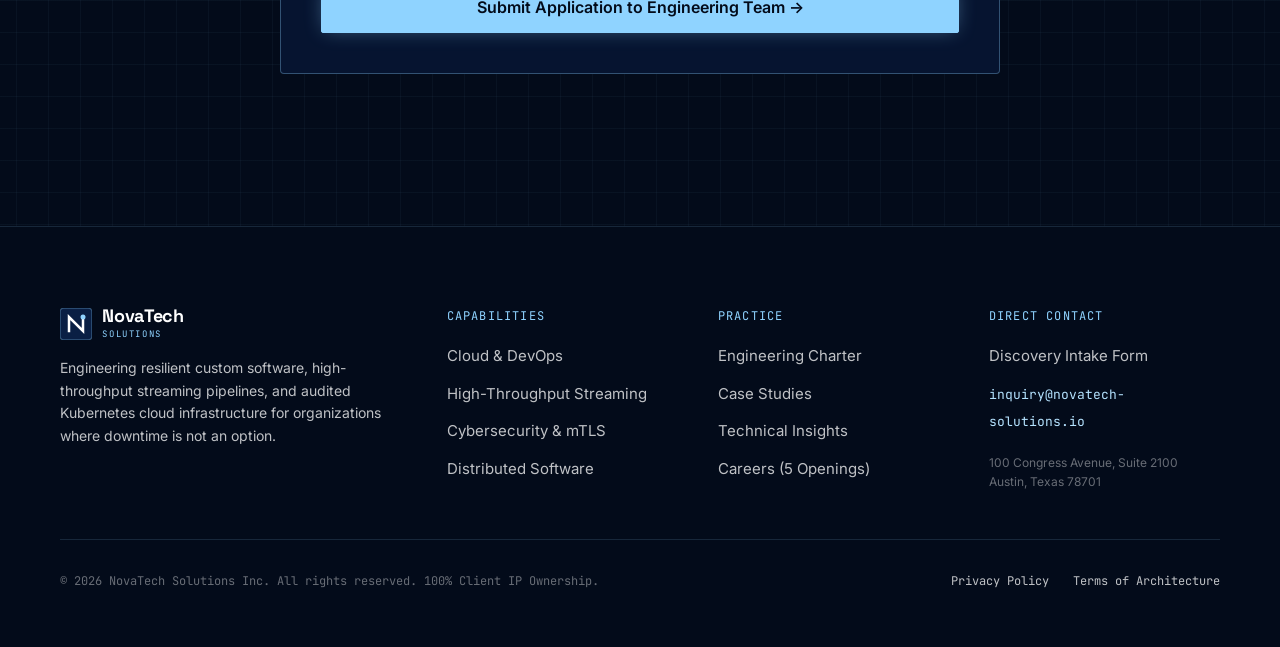
<file: careers.html>
<!DOCTYPE html>
<html lang="en">
<head>
  <meta charset="UTF-8">
  <meta name="viewport" content="width=device-width, initial-scale=1.0, viewport-fit=cover">
  <meta name="theme-color" content="#030B1A">
  <title>Careers at NovaTech Solutions — Senior Engineering Roles</title>
  <meta name="description" content="Join NovaTech Solutions' senior engineering team in Austin or remote. Review open positions in distributed systems, Kubernetes SRE, and zero-trust security.">

  <!-- Favicon -->
  <link rel="icon" type="image/svg+xml" href="assets/favicon.svg">

  <!-- Preconnect Google Fonts -->
  <link rel="preconnect" href="https://fonts.googleapis.com">
  <link rel="preconnect" href="https://fonts.gstatic.com" crossorigin>
  <link href="https://fonts.googleapis.com/css2?family=Inter:wght@400;500;600&family=JetBrains+Mono:wght@400;500;600&family=Space+Grotesk:wght@500;600;700&display=swap" rel="stylesheet">

  <!-- Core Mobile-First Stylesheet -->
  <link rel="stylesheet" href="css/styles.css">
</head>
<body>

  <!-- Accessible Skip Link -->
  <a href="#main-content" class="skip-link">Skip to main content</a>

  <!-- Compact Engineered Header -->
  <header class="site-header" role="banner">
    <div class="container header-inner">
      <a href="index.html" class="brand" aria-label="NovaTech Solutions Home">
        <svg class="brand-mark" viewBox="0 0 32 32" fill="none" aria-hidden="true">
          <rect width="32" height="32" rx="4" fill="#0A1F44" stroke="#8FD3FF" stroke-opacity="0.32" stroke-width="1.5"/>
          <path d="M9 23V9L23 23V9" stroke="#FFFFFF" stroke-width="2.5" stroke-linecap="square" stroke-linejoin="miter"/>
          <circle cx="23" cy="9" r="2.5" fill="#8FD3FF"/>
        </svg>
        <div class="brand-type">
          <span class="brand-name">NovaTech</span>
          <span class="brand-sub">SOLUTIONS</span>
        </div>
      </a>

      <div class="telemetry-status" aria-label="Live System Telemetry">
        <span class="telemetry-pulse" aria-hidden="true"></span>
        <span>OPEN ROLES // 5 SENIOR SQUADS</span>
      </div>

      <nav class="nav-desktop" aria-label="Primary Navigation">
        <a href="index.html">Home</a>
        <a href="services.html">Services</a>
        <a href="portfolio.html">Portfolio</a>
        <a href="about.html">About</a>
        <a href="insights.html">Insights</a>
        <a href="careers.html" class="active">Careers</a>
        <a href="contact.html">Contact</a>
      </nav>

            <div class="header-actions">
        <button class="cmd-palette-trigger" type="button" aria-label="Open Command Search (⌘K)">
          <svg width="13" height="13" viewBox="0 0 24 24" fill="none" stroke="currentColor" stroke-width="2.5" aria-hidden="true">
            <circle cx="11" cy="11" r="8"/><line x1="21" y1="21" x2="16.65" y2="16.65"/>
          </svg>
          <span class="cmd-key-badge">⌘K</span>
        </button>
        <a href="contact.html" class="btn btn-primary btn-sm header-cta-desktop">Book Consultation</a>
        <button class="menu-toggle" aria-expanded="false" aria-controls="mobile-menu" aria-label="Open navigation menu">
          <svg viewBox="0 0 24 24" fill="none" stroke="currentColor" stroke-width="2" stroke-linecap="square" aria-hidden="true">
            <line x1="3" y1="6" x2="21" y2="6"/>
            <line x1="3" y1="12" x2="21" y2="12"/>
            <line x1="3" y1="18" x2="21" y2="18"/>
          </svg>
        </button>
      </div>
    </div>
  </header>

  <!-- Full-Screen Mobile Command Center Navigation -->
  <div id="mobile-menu" class="mobile-menu-overlay" aria-hidden="true">
    <div class="mobile-menu-links">
      <a href="index.html" class="mobile-menu-link">
        <span>Home</span>
        <span class="link-index">01</span>
      </a>
      <a href="services.html" class="mobile-menu-link">
        <span>Services</span>
        <span class="link-index">02</span>
      </a>
      <a href="portfolio.html" class="mobile-menu-link">
        <span>Portfolio</span>
        <span class="link-index">03</span>
      </a>
      <a href="about.html" class="mobile-menu-link">
        <span>About</span>
        <span class="link-index">04</span>
      </a>
      <a href="insights.html" class="mobile-menu-link">
        <span>Insights</span>
        <span class="link-index">05</span>
      </a>
      <a href="careers.html" class="mobile-menu-link active">
        <span>Careers</span>
        <span class="link-index">06</span>
      </a>
      <a href="contact.html" class="mobile-menu-link">
        <span>Contact</span>
        <span class="link-index">07</span>
      </a>
      <button class="mobile-menu-link cmd-palette-trigger" type="button" style="background:transparent; border:none; text-align:left; width:100%; cursor:pointer;">
        <span>Quick Jump</span>
        <span class="link-index" style="color:var(--sky-400); font-weight:700;">⌘K</span>
      </button>
    </div>

    <div class="mobile-menu-footer">
      <a href="#open-roles" class="btn btn-primary btn-block">Explore Open Positions</a>
      <div class="mobile-menu-meta">
        <span>5 ACTIVE OPENINGS</span>
        <span class="mono-num">REMOTE &amp; AUSTIN</span>
      </div>
    </div>
  </div>

  <main id="main-content">

    <!-- Careers Header -->
    <section class="section" aria-labelledby="careers-heading">
      <div class="container">
        <div style="max-width: 820px; margin-bottom: 3.5rem;">
          <div class="kicker">01 // Engineering Culture &amp; Roles</div>
          <h1 id="careers-heading" style="margin-bottom: 1.25rem;">
            Engineering with people who take pride in operational craft.
          </h1>
          <p style="font-size: 1.1875rem; color: var(--white-75); line-height: 1.6;">
            We operate as a compact, senior-only engineering practice. Zero bureaucratic ticket churning, no arbitrary deadlines, and a culture built around verifiable facts, clean code, and fair compensation.
          </p>
        </div>

        <!-- Culture Behaviors with Studio Photo -->
        <div style="display: grid; grid-template-columns: 1fr; gap: 2.5rem; margin-bottom: 4rem;" class="grid-2-desktop">
          
          <div style="display: flex; flex-direction: column; gap: 1rem;">
            <div class="spotlight-card" style="background: var(--navy-900); border: 1px solid var(--hairline); padding: 1.25rem; border-radius: var(--radius-xs);">
              <span class="kicker" style="font-size: 0.6875rem;">BEHAVIOR 01 // PEER REVIEWS</span>
              <h3 style="font-size: 1.125rem; margin-bottom: 0.35rem;">Thorough, Respectful Code Reviews</h3>
              <p style="font-size: 0.875rem; color: var(--white-75); margin: 0;">Pull requests are reviewed within four hours. We evaluate for architectural correctness, race conditions, and test coverage—never for subjective aesthetic preferences.</p>
            </div>

            <div class="spotlight-card" style="background: var(--navy-900); border: 1px solid var(--hairline); padding: 1.25rem; border-radius: var(--radius-xs);">
              <span class="kicker" style="font-size: 0.6875rem;">BEHAVIOR 02 // ON-CALL FAIRNESS</span>
              <h3 style="font-size: 1.125rem; margin-bottom: 0.35rem;">1.5x Shift Premium &amp; Recovery Time</h3>
              <p style="font-size: 0.875rem; color: var(--white-75); margin: 0;">Our on-call rotation is shared exclusively among senior architects who built the systems. Shifts are compensated at 1.5x standard rates with mandatory sleep recovery hours.</p>
            </div>

            <div class="spotlight-card" style="background: var(--navy-900); border: 1px solid var(--hairline); padding: 1.25rem; border-radius: var(--radius-xs);">
              <span class="kicker" style="font-size: 0.6875rem;">BEHAVIOR 03 // SUSTAINABLE PACE</span>
              <h3 style="font-size: 1.125rem; margin-bottom: 0.35rem;">Strict 40-Hour Engineering Week</h3>
              <p style="font-size: 0.875rem; color: var(--white-75); margin: 0;">We decline unrealistic client schedules. We do not work weekends or expect late-night replies to non-emergency messages. We plan capacity with realistic engineering estimates.</p>
            </div>

            <div class="spotlight-card" style="background: var(--navy-900); border: 1px solid var(--hairline); padding: 1.25rem; border-radius: var(--radius-xs);">
              <span class="kicker" style="font-size: 0.6875rem;">BEHAVIOR 04 // LEARNING DIRECTIVE</span>
              <h3 style="font-size: 1.125rem; margin-bottom: 0.35rem;">$2,000 Annual Learning Budget</h3>
              <p style="font-size: 0.875rem; color: var(--white-75); margin: 0;">Every engineer receives an annual budget of $2,000 for technical literature, specialized conferences, or home lab hardware without approval hurdles.</p>
            </div>
          </div>

          <!-- Studio Photo in Blueprint Frame -->
          <div>
            <div class="blueprint-frame" data-slot-label="IMG / office-2" style="aspect-ratio: 4 / 5; width: 100%;">
              <div class="corner-cross corner-tl"></div>
              <div class="corner-cross corner-tr"></div>
              <div class="corner-cross corner-bl"></div>
              <div class="corner-cross corner-br"></div>
              <div style="position: absolute; top: 10px; left: 10px; z-index: 5; font-family: var(--font-mono); font-size: 0.6875rem; font-weight: 600; color: var(--sky-400); background: var(--navy-overlay-88); border: 1px solid var(--hairline); padding: 2px 6px; border-radius: 2px;">
                STUDIO-02
              </div>
              <img src="assets/images/office-2.jpg" alt="Engineers collaborating in the NovaTech Austin systems engineering studio" width="600" height="750" loading="lazy" decoding="async" onerror="this.style.display='none'">
            </div>
            <div style="font-family: var(--font-mono); font-size: 0.6875rem; color: var(--sky-400); margin-top: 0.5rem; text-align: center;">
              STUDIO // AUSTIN COLLABORATION FLOOR (OPS-SQUAD)
            </div>
          </div>

        </div>

        <!-- 6 Concrete Benefits Grid -->
        <div class="section-header">
          <div class="kicker">02 // Compensation &amp; Equipment</div>
          <h2>Concrete benefits for senior contributors.</h2>
        </div>

        <div style="display: grid; grid-template-columns: repeat(2, 1fr); gap: 1rem; margin-bottom: 4rem;" class="grid-3-desktop">
          <div class="spotlight-card" style="background: var(--navy-900); border: 1px solid var(--hairline); padding: 1.25rem; border-radius: var(--radius-xs);">
            <span style="font-family: var(--font-mono); font-size: 0.6875rem; color: var(--sky-400);">ALLOWANCE</span>
            <h3 style="font-size: 1.125rem; margin: 0.25rem 0;">$2,000 Annual Learning</h3>
            <p style="font-size: 0.8125rem; color: var(--white-75); margin: 0;">Budget for books, certifications, or technical conferences.</p>
          </div>
          <div class="spotlight-card" style="background: var(--navy-900); border: 1px solid var(--hairline); padding: 1.25rem; border-radius: var(--radius-xs);">
            <span style="font-family: var(--font-mono); font-size: 0.6875rem; color: var(--sky-400);">HEALTHCARE</span>
            <h3 style="font-size: 1.125rem; margin: 0.25rem 0;">100% Premium Coverage</h3>
            <p style="font-size: 0.8125rem; color: var(--white-75); margin: 0;">Medical, dental, and vision with 100% of employee premiums paid.</p>
          </div>
          <div class="spotlight-card" style="background: var(--navy-900); border: 1px solid var(--hairline); padding: 1.25rem; border-radius: var(--radius-xs);">
            <span style="font-family: var(--font-mono); font-size: 0.6875rem; color: var(--sky-400);">HARDWARE</span>
            <h3 style="font-size: 1.125rem; margin: 0.25rem 0;">$3,500 Home Lab Setup</h3>
            <p style="font-size: 0.8125rem; color: var(--white-75); margin: 0;">Workstation, 4K monitors, and ergonomic setup allowance.</p>
          </div>
          <div class="spotlight-card" style="background: var(--navy-900); border: 1px solid var(--hairline); padding: 1.25rem; border-radius: var(--radius-xs);">
            <span style="font-family: var(--font-mono); font-size: 0.6875rem; color: var(--sky-400);">TIME OFF</span>
            <h3 style="font-size: 1.125rem; margin: 0.25rem 0;">25 Days Paid Leave</h3>
            <p style="font-size: 0.8125rem; color: var(--white-75); margin: 0;">25 days PTO plus federal holidays with mandatory minimums.</p>
          </div>
          <div class="spotlight-card" style="background: var(--navy-900); border: 1px solid var(--hairline); padding: 1.25rem; border-radius: var(--radius-xs);">
            <span style="font-family: var(--font-mono); font-size: 0.6875rem; color: var(--sky-400);">FAMILY</span>
            <h3 style="font-size: 1.125rem; margin: 0.25rem 0;">16 Weeks Paid Leave</h3>
            <p style="font-size: 0.8125rem; color: var(--white-75); margin: 0;">Fully paid parental leave for primary and secondary caregivers.</p>
          </div>
          <div class="spotlight-card" style="background: var(--navy-900); border: 1px solid var(--hairline); padding: 1.25rem; border-radius: var(--radius-xs);">
            <span style="font-family: var(--font-mono); font-size: 0.6875rem; color: var(--sky-400);">ON-CALL</span>
            <h3 style="font-size: 1.125rem; margin: 0.25rem 0;">1.5x Shift Premium</h3>
            <p style="font-size: 0.8125rem; color: var(--white-75); margin: 0;">Direct financial compensation for all scheduled on-call shifts.</p>
          </div>
        </div>

        <!-- 5 Open Engineering Roles in Accordions -->
        <div id="open-roles" class="section-header">
          <div class="kicker">03 // Active Openings</div>
          <h2>Five senior roles currently open for immediate intake.</h2>
        </div>

        <div class="accordion-group" style="margin-bottom: 4rem;">
          
          <!-- Role 1 -->
          <details class="accordion-item" open>
            <summary class="accordion-summary">
              <span>Principal Distributed Systems Engineer (Go / Rust)</span>
              <svg class="accordion-icon" viewBox="0 0 24 24" fill="none" stroke="currentColor" stroke-width="2" aria-hidden="true"><line x1="12" y1="5" x2="12" y2="19"/><line x1="5" y1="12" x2="19" y2="12"/></svg>
            </summary>
            <div class="accordion-content">
              <p>Lead architecture of low-latency transaction processing engines and distributed consensus mechanisms. You will work on multi-region systems handling 50k+ write ops/sec under strict consistency requirements.</p>
              <div style="font-family: var(--font-mono); font-size: 0.75rem; color: var(--sky-300); margin-bottom: 1rem;">
                LOCATION: Austin, TX or Remote (US/Canada) | COMP: $210,000 - $250,000 + Equity
              </div>
              <a href="#apply-form" class="btn btn-secondary btn-sm" onclick="document.querySelector('#role-select').value='dist-sys'">Apply For This Role &rarr;</a>
            </div>
          </details>

          <!-- Role 2 -->
          <details class="accordion-item">
            <summary class="accordion-summary">
              <span>Senior Kubernetes &amp; Cloud Infrastructure Architect</span>
              <svg class="accordion-icon" viewBox="0 0 24 24" fill="none" stroke="currentColor" stroke-width="2" aria-hidden="true"><line x1="12" y1="5" x2="12" y2="19"/><line x1="5" y1="12" x2="19" y2="12"/></svg>
            </summary>
            <div class="accordion-content">
              <p>Architect declarative multi-cluster EKS/GKE topologies, automated Karpenter autoscaling, and GitOps delivery pipelines for clients migrating off monolithic infrastructure.</p>
              <div style="font-family: var(--font-mono); font-size: 0.75rem; color: var(--sky-300); margin-bottom: 1rem;">
                LOCATION: Austin, TX or Remote | COMP: $185,000 - $225,000 + Equity
              </div>
              <a href="#apply-form" class="btn btn-secondary btn-sm" onclick="document.querySelector('#role-select').value='k8s-arch'">Apply For This Role &rarr;</a>
            </div>
          </details>

          <!-- Role 3 -->
          <details class="accordion-item">
            <summary class="accordion-summary">
              <span>Senior Streaming Data Engineer (Kafka / Flink / ClickHouse)</span>
              <svg class="accordion-icon" viewBox="0 0 24 24" fill="none" stroke="currentColor" stroke-width="2" aria-hidden="true"><line x1="12" y1="5" x2="12" y2="19"/><line x1="5" y1="12" x2="19" y2="12"/></svg>
            </summary>
            <div class="accordion-content">
              <p>Design and deploy high-volume event streaming clusters capable of sustaining millions of events per second with zero packet drop and sub-second analytical windowing.</p>
              <div style="font-family: var(--font-mono); font-size: 0.75rem; color: var(--sky-300); margin-bottom: 1rem;">
                LOCATION: Remote | COMP: $180,000 - $220,000 + Equity
              </div>
              <a href="#apply-form" class="btn btn-secondary btn-sm" onclick="document.querySelector('#role-select').value='data-eng'">Apply For This Role &rarr;</a>
            </div>
          </details>

          <!-- Role 4 -->
          <details class="accordion-item">
            <summary class="accordion-summary">
              <span>Site Reliability Engineer (24/7 Tier-3 Rotation)</span>
              <svg class="accordion-icon" viewBox="0 0 24 24" fill="none" stroke="currentColor" stroke-width="2" aria-hidden="true"><line x1="12" y1="5" x2="12" y2="19"/><line x1="5" y1="12" x2="19" y2="12"/></svg>
            </summary>
            <div class="accordion-content">
              <p>Join our retained 24/7 SRE rotation. Automate failover runbooks, build OpenTelemetry telemetry pipelines, and conduct regular chaos testing drills.</p>
              <div style="font-family: var(--font-mono); font-size: 0.75rem; color: var(--sky-300); margin-bottom: 1rem;">
                LOCATION: Remote (US Timezones) | COMP: $165,000 - $200,000 + 1.5x On-Call Shift Pay
              </div>
              <a href="#apply-form" class="btn btn-secondary btn-sm" onclick="document.querySelector('#role-select').value='sre'">Apply For This Role &rarr;</a>
            </div>
          </details>

          <!-- Role 5 -->
          <details class="accordion-item">
            <summary class="accordion-summary">
              <span>Zero-Trust Security Architect (mTLS / DevSecOps)</span>
              <svg class="accordion-icon" viewBox="0 0 24 24" fill="none" stroke="currentColor" stroke-width="2" aria-hidden="true"><line x1="12" y1="5" x2="12" y2="19"/><line x1="5" y1="12" x2="19" y2="12"/></svg>
            </summary>
            <div class="accordion-content">
              <p>Implement cryptographic identity layers, mTLS service meshes, and automated compliance pipelines for FinTech and healthcare clients undergoing SOC 2 Type II audits.</p>
              <div style="font-family: var(--font-mono); font-size: 0.75rem; color: var(--sky-300); margin-bottom: 1rem;">
                LOCATION: Austin, TX or Remote | COMP: $190,000 - $230,000 + Equity
              </div>
              <a href="#apply-form" class="btn btn-secondary btn-sm" onclick="document.querySelector('#role-select').value='security'">Apply For This Role &rarr;</a>
            </div>
          </details>

        </div>

        <!-- Application Form Block -->
        <div id="apply-form" class="spotlight-card border-beam" style="background: var(--navy-900); border: 1px solid var(--hairline-bright); border-radius: var(--radius-sm); padding: clamp(1.5rem, 5vw, 2.5rem); max-width: 720px; margin: 0 auto 3rem auto;">
          <div class="kicker">Direct Application // Zero Recruiter Screeners</div>
          <h2 style="font-size: 1.5rem; margin-bottom: 1rem;">Submit your engineering profile.</h2>
          
          <div class="form-status-alert" role="status" aria-live="polite"></div>

          <form data-validate novalidate>
            <input type="text" name="website_probe" style="display:none;" tabindex="-1" autocomplete="off" aria-hidden="true">

            <div class="form-group">
              <label for="applicant-name" class="form-label">Full Name <span class="required-mark">*</span></label>
              <input type="text" id="applicant-name" class="form-input" required autocomplete="name" placeholder="e.g. Alex Rivera">
              <div class="form-feedback">Please enter your full name.</div>
            </div>

            <div class="form-group">
              <label for="applicant-email" class="form-label">Email Address <span class="required-mark">*</span></label>
              <input type="email" id="applicant-email" class="form-input" required inputmode="email" autocomplete="email" placeholder="alex@domain.com">
              <div class="form-feedback">Please enter a valid email address.</div>
            </div>

            <div class="form-group">
              <label for="role-select" class="form-label">Target Role</label>
              <select id="role-select" class="form-select">
                <option value="dist-sys">Principal Distributed Systems Engineer</option>
                <option value="k8s-arch">Senior Kubernetes &amp; Cloud Infrastructure Architect</option>
                <option value="data-eng">Senior Streaming Data Engineer</option>
                <option value="sre">Site Reliability Engineer</option>
                <option value="security">Zero-Trust Security Architect</option>
              </select>
            </div>

            <div class="form-group">
              <label for="applicant-portfolio" class="form-label">GitHub / Website / Technical Artifact Link <span class="required-mark">*</span></label>
              <input type="url" id="applicant-portfolio" class="form-input" required placeholder="https://github.com/username">
              <div class="form-feedback">Please provide a link to code or technical writing.</div>
            </div>

            <button type="submit" class="btn btn-primary btn-block" style="min-height: 52px; font-size: 1rem; margin-top: 1rem;">
              Submit Application to Engineering Team &rarr;
            </button>
          </form>
        </div>

      </div>
    </section>

  </main>

  <aside class="mobile-bottom-bar" aria-label="Quick Consultation Launcher">
    <div class="bottom-bar-inner">
      <div class="bottom-bar-info">
        <span class="bottom-bar-label">Engineering Hiring</span>
        <span class="bottom-bar-metric mono-num">5 ACTIVE ROLES</span>
      </div>
      <a href="#apply-form" class="btn btn-primary btn-sm">Apply Now</a>
    </div>
  </aside>

  <footer class="site-footer" role="contentinfo">
    <div class="container">
      <div class="footer-grid">
        <div>
          <a href="index.html" class="brand" style="margin-bottom: 1rem;">
            <svg class="brand-mark" viewBox="0 0 32 32" fill="none" aria-hidden="true">
              <rect width="32" height="32" rx="4" fill="#0A1F44" stroke="#8FD3FF" stroke-opacity="0.32" stroke-width="1.5"/>
              <path d="M9 23V9L23 23V9" stroke="#FFFFFF" stroke-width="2.5" stroke-linecap="square" stroke-linejoin="miter"/>
              <circle cx="23" cy="9" r="2.5" fill="#8FD3FF"/>
            </svg>
            <div class="brand-type">
              <span class="brand-name">NovaTech</span>
              <span class="brand-sub">SOLUTIONS</span>
            </div>
          </a>
          <p style="font-size: 0.875rem; color: var(--white-75); line-height: 1.6;">
            Engineering resilient custom software, high-throughput streaming pipelines, and audited Kubernetes cloud infrastructure for organizations where downtime is not an option.
          </p>
        </div>
        <div>
          <div class="footer-col-title">Capabilities</div>
          <ul class="footer-links-list">
            <li><a href="services.html" class="footer-link">Cloud &amp; DevOps</a></li>
            <li><a href="services.html" class="footer-link">High-Throughput Streaming</a></li>
            <li><a href="services.html" class="footer-link">Cybersecurity &amp; mTLS</a></li>
            <li><a href="services.html" class="footer-link">Distributed Software</a></li>
          </ul>
        </div>
        <div>
          <div class="footer-col-title">Practice</div>
          <ul class="footer-links-list">
            <li><a href="about.html" class="footer-link">Engineering Charter</a></li>
            <li><a href="portfolio.html" class="footer-link">Case Studies</a></li>
            <li><a href="insights.html" class="footer-link">Technical Insights</a></li>
            <li><a href="careers.html" class="footer-link">Careers (5 Openings)</a></li>
          </ul>
        </div>
        <div>
          <div class="footer-col-title">Direct Contact</div>
          <ul class="footer-links-list">
            <li><a href="contact.html" class="footer-link">Discovery Intake Form</a></li>
            <li><span style="font-family: var(--font-mono); font-size: 0.8125rem; color: var(--sky-300);">inquiry@novatech-solutions.io</span></li>
            <li><span style="font-size: 0.75rem; color: var(--white-40); margin-top: 0.5rem; display: block;">100 Congress Avenue, Suite 2100<br>Austin, Texas 78701</span></li>
          </ul>
        </div>
      </div>
      <div class="footer-legal-bar">
        <span>&copy; 2026 NovaTech Solutions Inc. All rights reserved. 100% Client IP Ownership.</span>
        <div style="display: flex; gap: 1.5rem;">
          <a href="privacy.html" class="footer-link" style="font-size: 0.75rem;">Privacy Policy</a>
          <a href="terms.html" class="footer-link" style="font-size: 0.75rem;">Terms of Architecture</a>
        </div>
      </div>
    </div>
  </footer>

  <script src="js/main.js"></script>
</body>
</html>
</file>
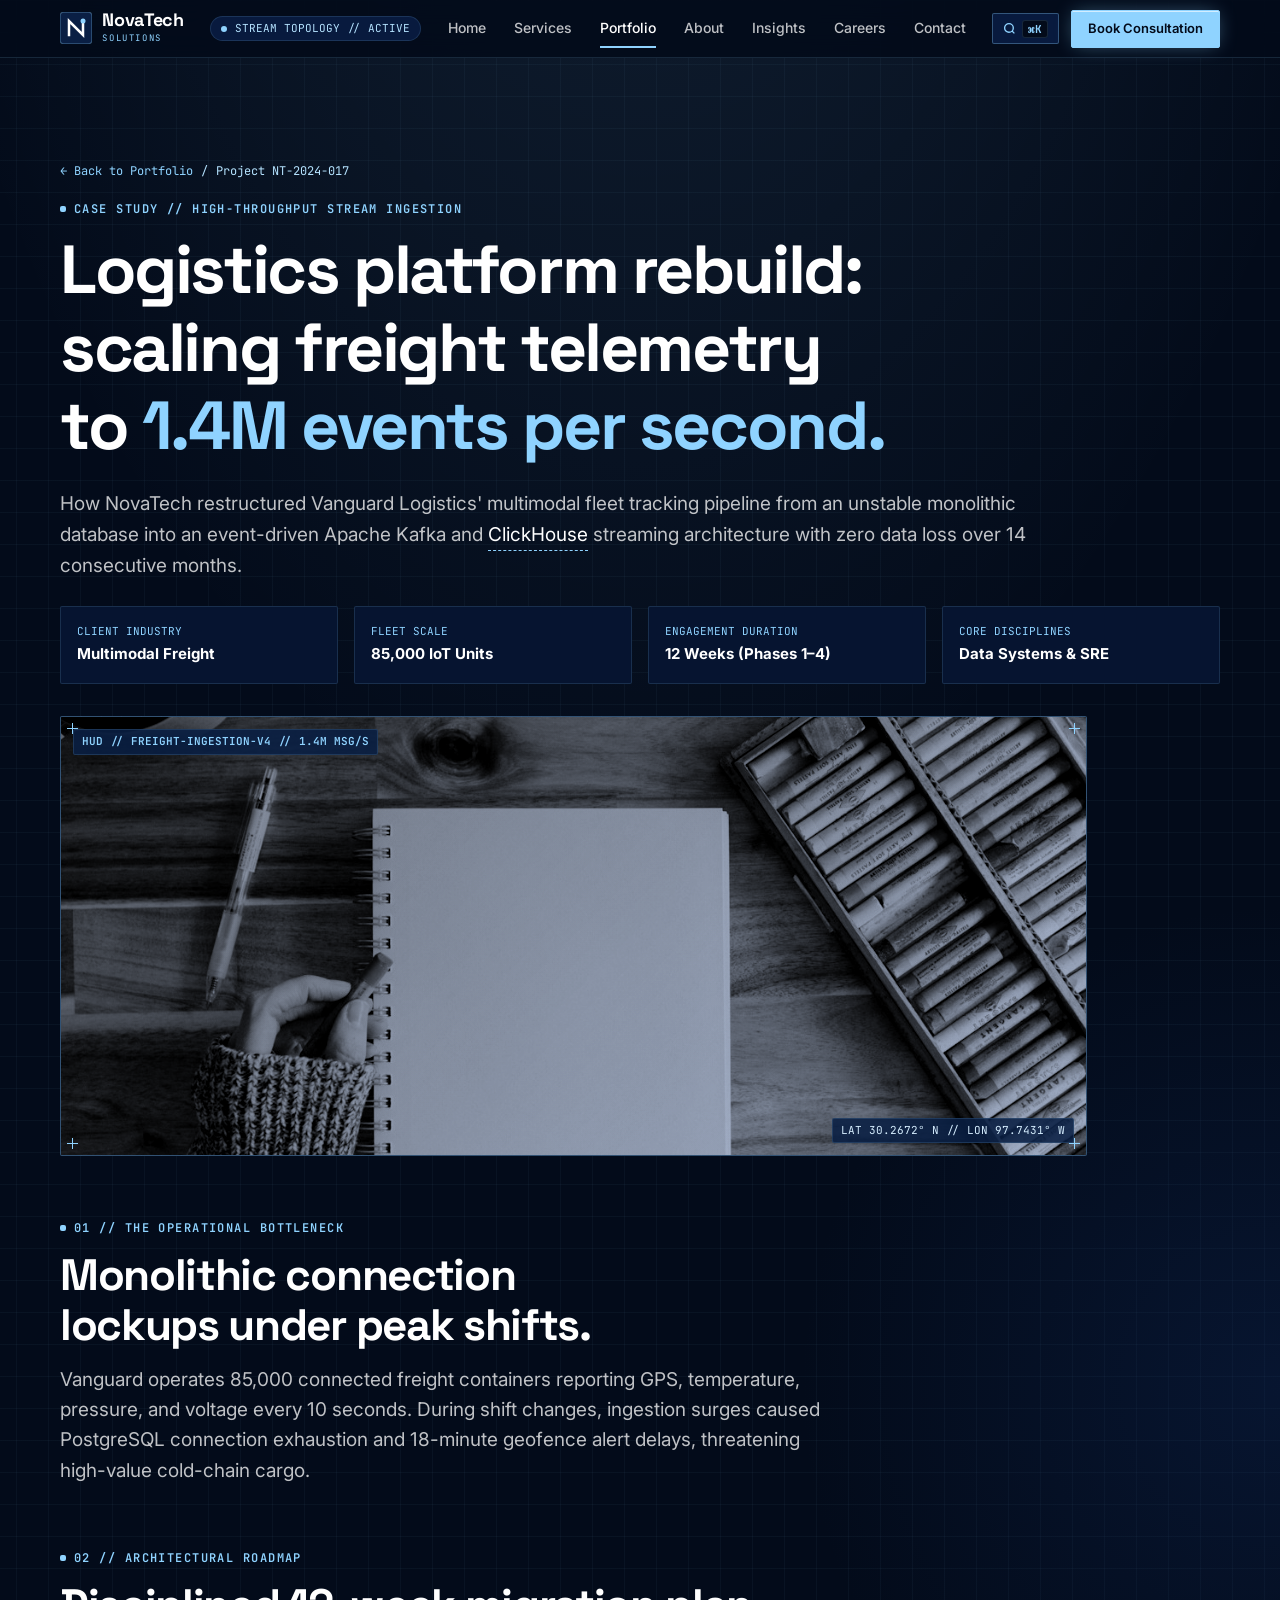
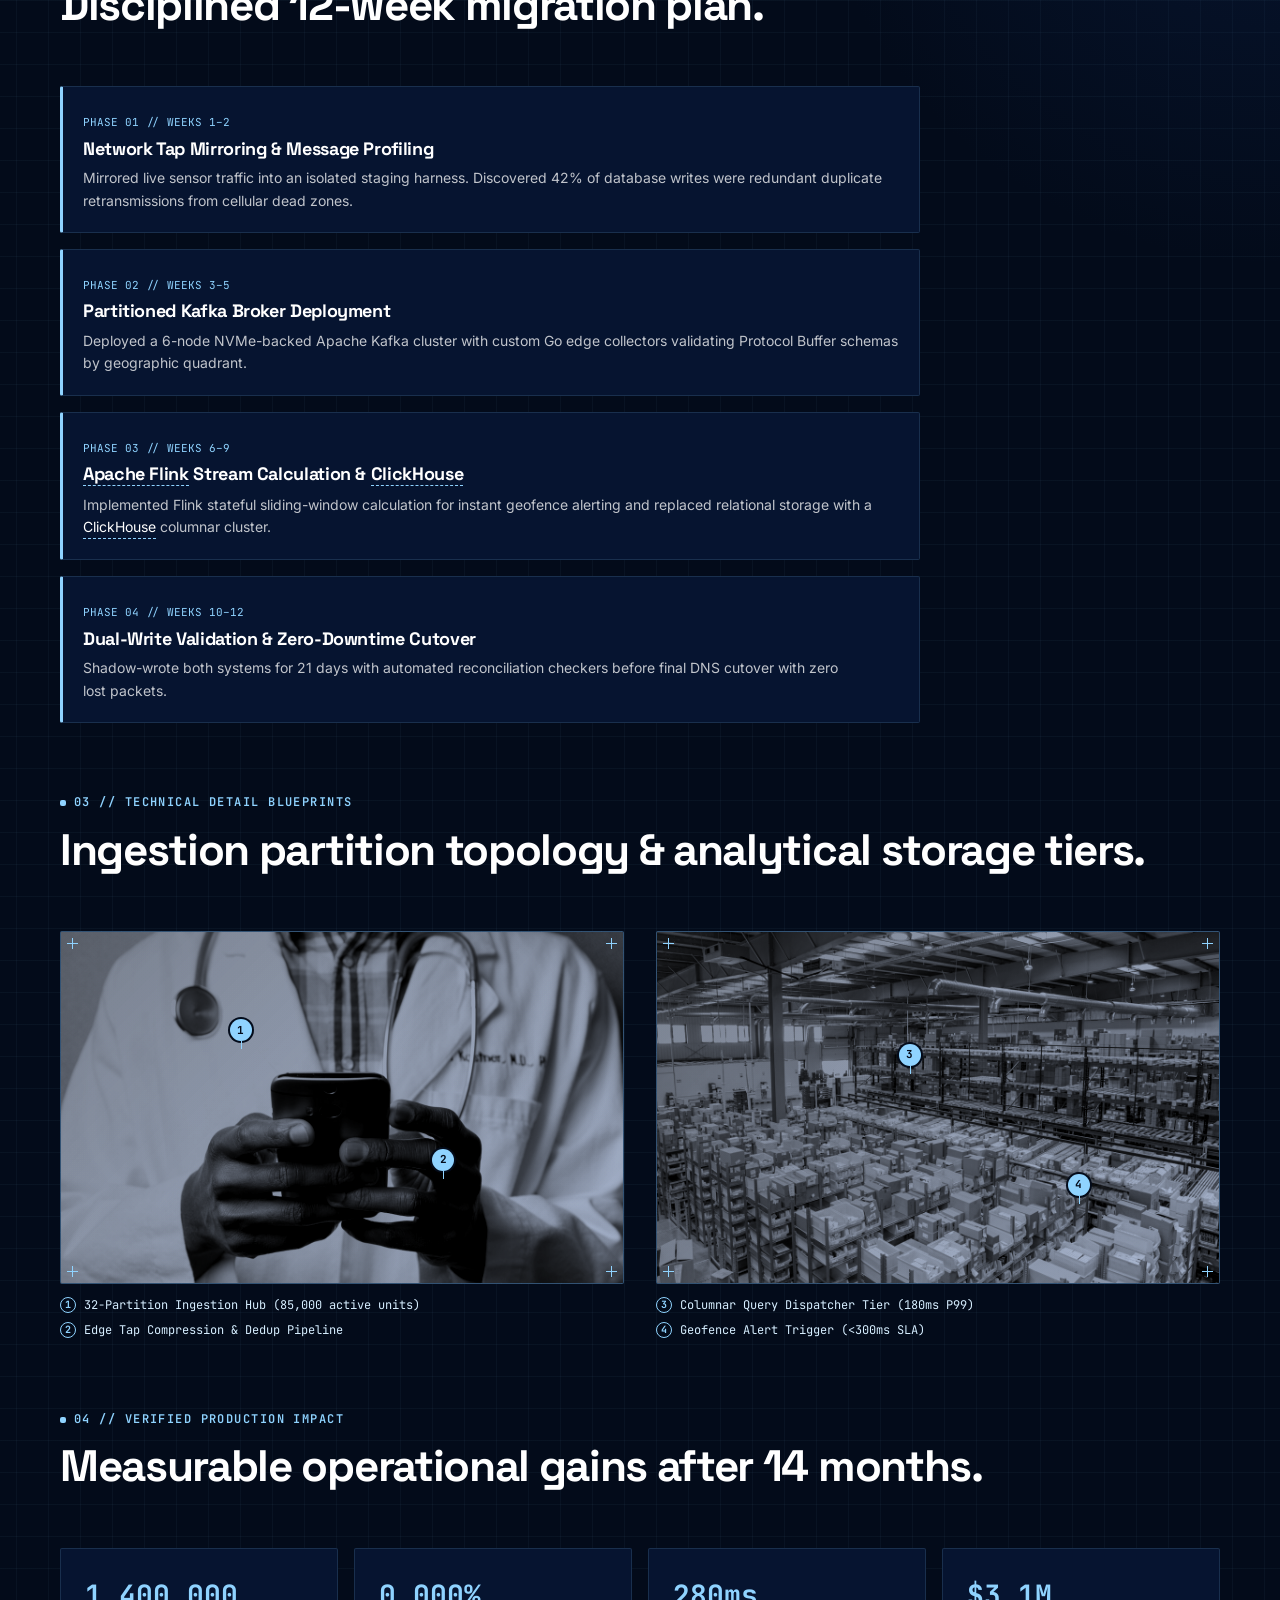
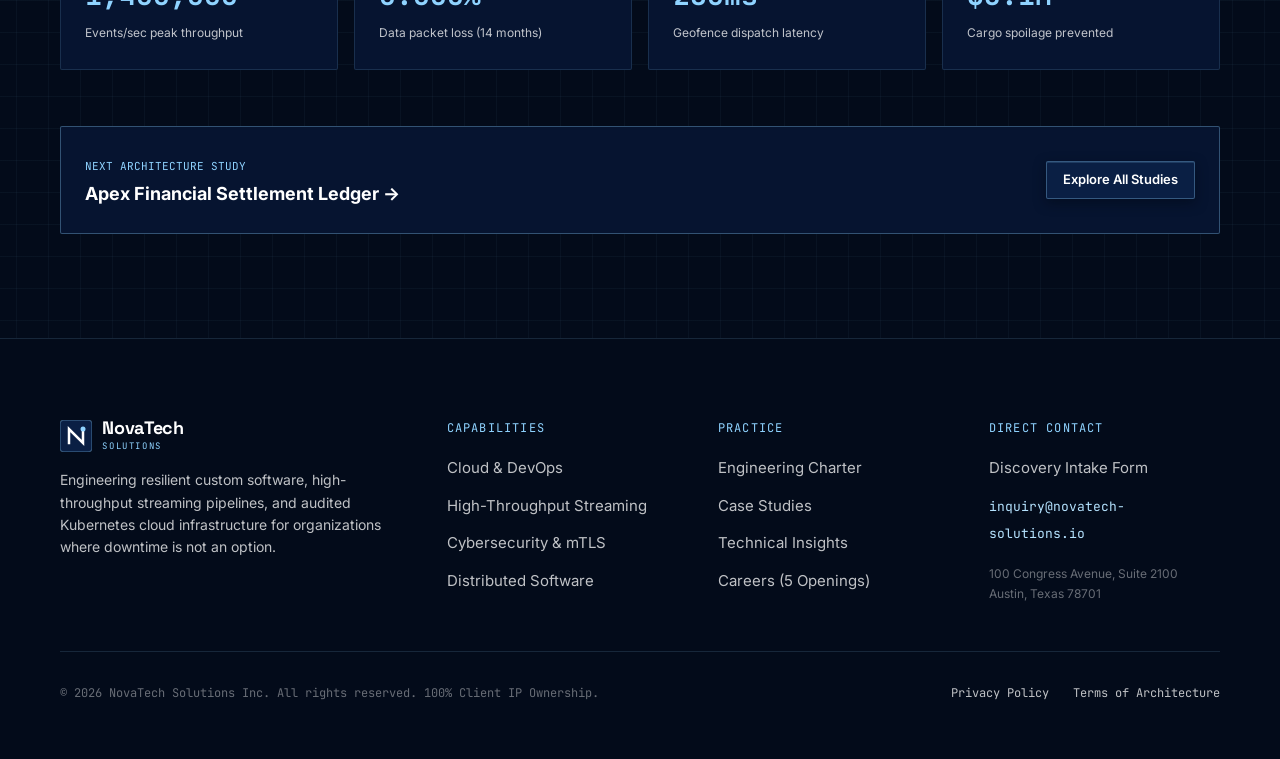
<file: case-study.html>
<!DOCTYPE html>
<html lang="en">
<head>
  <meta charset="UTF-8">
  <meta name="viewport" content="width=device-width, initial-scale=1.0, viewport-fit=cover">
  <meta name="theme-color" content="#030B1A">
  <title>Case Study: Vanguard Logistics Telemetry Rebuild — NovaTech Solutions</title>
  <meta name="description" content="Technical audit, architectural blueprint, and execution record for Vanguard Logistics. Scaling freight telemetry to 1.4 million sensor events per second with zero data loss.">

  <!-- Favicon -->
  <link rel="icon" type="image/svg+xml" href="assets/favicon.svg">

  <!-- Preconnect Google Fonts -->
  <link rel="preconnect" href="https://fonts.googleapis.com">
  <link rel="preconnect" href="https://fonts.gstatic.com" crossorigin>
  <link href="https://fonts.googleapis.com/css2?family=Inter:wght@400;500;600&family=JetBrains+Mono:wght@400;500;600&family=Space+Grotesk:wght@500;600;700&display=swap" rel="stylesheet">

  <!-- Core Mobile-First Stylesheet -->
  <link rel="stylesheet" href="css/styles.css">
</head>
<body>

  <!-- Accessible Skip Link -->
  <a href="#main-content" class="skip-link">Skip to main content</a>

  <!-- Compact Engineered Header -->
  <header class="site-header" role="banner">
    <div class="container header-inner">
      <a href="index.html" class="brand" aria-label="NovaTech Solutions Home">
        <svg class="brand-mark" viewBox="0 0 32 32" fill="none" aria-hidden="true">
          <rect width="32" height="32" rx="4" fill="#0A1F44" stroke="#8FD3FF" stroke-opacity="0.32" stroke-width="1.5"/>
          <path d="M9 23V9L23 23V9" stroke="#FFFFFF" stroke-width="2.5" stroke-linecap="square" stroke-linejoin="miter"/>
          <circle cx="23" cy="9" r="2.5" fill="#8FD3FF"/>
        </svg>
        <div class="brand-type">
          <span class="brand-name">NovaTech</span>
          <span class="brand-sub">SOLUTIONS</span>
        </div>
      </a>

      <div class="telemetry-status" aria-label="Live System Telemetry">
        <span class="telemetry-pulse" aria-hidden="true"></span>
        <span>STREAM TOPOLOGY // ACTIVE</span>
      </div>

      <nav class="nav-desktop" aria-label="Primary Navigation">
        <a href="index.html">Home</a>
        <a href="services.html">Services</a>
        <a href="portfolio.html" class="active">Portfolio</a>
        <a href="about.html">About</a>
        <a href="insights.html">Insights</a>
        <a href="careers.html">Careers</a>
        <a href="contact.html">Contact</a>
      </nav>

            <div class="header-actions">
        <button class="cmd-palette-trigger" type="button" aria-label="Open Command Search (⌘K)">
          <svg width="13" height="13" viewBox="0 0 24 24" fill="none" stroke="currentColor" stroke-width="2.5" aria-hidden="true">
            <circle cx="11" cy="11" r="8"/><line x1="21" y1="21" x2="16.65" y2="16.65"/>
          </svg>
          <span class="cmd-key-badge">⌘K</span>
        </button>
        <a href="contact.html" class="btn btn-primary btn-sm header-cta-desktop">Book Consultation</a>
        <button class="menu-toggle" aria-expanded="false" aria-controls="mobile-menu" aria-label="Open navigation menu">
          <svg viewBox="0 0 24 24" fill="none" stroke="currentColor" stroke-width="2" stroke-linecap="square" aria-hidden="true">
            <line x1="3" y1="6" x2="21" y2="6"/>
            <line x1="3" y1="12" x2="21" y2="12"/>
            <line x1="3" y1="18" x2="21" y2="18"/>
          </svg>
        </button>
      </div>
    </div>
  </header>

  <!-- Full-Screen Mobile Command Center Navigation -->
  <div id="mobile-menu" class="mobile-menu-overlay" aria-hidden="true">
    <div class="mobile-menu-links">
      <a href="index.html" class="mobile-menu-link">
        <span>Home</span>
        <span class="link-index">01</span>
      </a>
      <a href="services.html" class="mobile-menu-link">
        <span>Services</span>
        <span class="link-index">02</span>
      </a>
      <a href="portfolio.html" class="mobile-menu-link active">
        <span>Portfolio</span>
        <span class="link-index">03</span>
      </a>
      <a href="about.html" class="mobile-menu-link">
        <span>About</span>
        <span class="link-index">04</span>
      </a>
      <a href="insights.html" class="mobile-menu-link">
        <span>Insights</span>
        <span class="link-index">05</span>
      </a>
      <a href="careers.html" class="mobile-menu-link">
        <span>Careers</span>
        <span class="link-index">06</span>
      </a>
      <a href="contact.html" class="mobile-menu-link">
        <span>Contact</span>
        <span class="link-index">07</span>
      </a>
      <button class="mobile-menu-link cmd-palette-trigger" type="button" style="background:transparent; border:none; text-align:left; width:100%; cursor:pointer;">
        <span>Quick Jump</span>
        <span class="link-index" style="color:var(--sky-400); font-weight:700;">⌘K</span>
      </button>
    </div>

    <div class="mobile-menu-footer">
      <a href="contact.html" class="btn btn-primary btn-block">Schedule Technical Discovery</a>
      <div class="mobile-menu-meta">
        <span>PROJECT NT-2024-017</span>
        <span class="mono-num">VANGUARD CASE</span>
      </div>
    </div>
  </div>

  <main id="main-content">

    <!-- Case Study Header -->
    <section class="section" aria-labelledby="case-heading">
      <div class="container">
        
        <div style="margin-bottom: 1.5rem;">
          <div style="display: flex; gap: 0.5rem; align-items: center; font-family: var(--font-mono); font-size: 0.75rem; color: var(--sky-300); margin-bottom: 0.75rem;">
            <a href="portfolio.html">&larr; Back to Portfolio</a>
            <span>/</span>
            <span>Project NT-2024-017</span>
          </div>
          <div class="kicker">Case Study // High-Throughput Stream Ingestion</div>
          <h1 id="case-heading" style="margin-bottom: 1.5rem;">
            Logistics platform rebuild: scaling freight telemetry to <span style="color: var(--sky-400);">1.4M events per second.</span>
          </h1>
          <p style="font-size: 1.1875rem; color: var(--white-75); line-height: 1.6; max-width: 82ch;">
            How NovaTech restructured Vanguard Logistics' multimodal fleet tracking pipeline from an unstable monolithic database into an event-driven Apache Kafka and <span class="arch-term" data-definition="Fast open-source columnar database management system for real-time analytical reporting.">ClickHouse</span> streaming architecture with zero data loss over 14 consecutive months.
          </p>
        </div>

        <!-- Snapshot Grid -->
        <div style="display: grid; grid-template-columns: repeat(2, 1fr); gap: 1rem; margin-bottom: 2rem;" class="grid-4-tablet">
          <div style="background: var(--navy-900); border: 1px solid var(--hairline); padding: 1rem; border-radius: var(--radius-xs);">
            <span style="font-family: var(--font-mono); font-size: 0.6875rem; color: var(--sky-400); display: block;">CLIENT INDUSTRY</span>
            <strong style="color: var(--white); font-size: 0.9375rem;">Multimodal Freight</strong>
          </div>
          <div style="background: var(--navy-900); border: 1px solid var(--hairline); padding: 1rem; border-radius: var(--radius-xs);">
            <span style="font-family: var(--font-mono); font-size: 0.6875rem; color: var(--sky-400); display: block;">FLEET SCALE</span>
            <strong style="color: var(--white); font-size: 0.9375rem;">85,000 IoT Units</strong>
          </div>
          <div style="background: var(--navy-900); border: 1px solid var(--hairline); padding: 1rem; border-radius: var(--radius-xs);">
            <span style="font-family: var(--font-mono); font-size: 0.6875rem; color: var(--sky-400); display: block;">ENGAGEMENT DURATION</span>
            <strong style="color: var(--white); font-size: 0.9375rem;">12 Weeks (Phases 1–4)</strong>
          </div>
          <div style="background: var(--navy-900); border: 1px solid var(--hairline); padding: 1rem; border-radius: var(--radius-xs);">
            <span style="font-family: var(--font-mono); font-size: 0.6875rem; color: var(--sky-400); display: block;">CORE DISCIPLINES</span>
            <strong style="color: var(--white); font-size: 0.9375rem;">Data Systems &amp; SRE</strong>
          </div>
        </div>

        <!-- Case Hero Image with Corner Crosses and HUD Overlay -->
        <div class="blueprint-frame" data-slot-label="IMG / project-1-hero" style="aspect-ratio: 21 / 9; max-height: 440px; margin-bottom: 3.5rem;">
          <div class="corner-cross corner-tl"></div>
          <div class="corner-cross corner-tr"></div>
          <div class="corner-cross corner-bl"></div>
          <div class="corner-cross corner-br"></div>
          <div style="position: absolute; top: 12px; left: 12px; z-index: 5; font-family: var(--font-mono); font-size: 0.6875rem; font-weight: 600; color: var(--sky-400); background: var(--navy-overlay-88); border: 1px solid var(--hairline); padding: 3px 8px; border-radius: 2px;">
            HUD // FREIGHT-INGESTION-V4 // 1.4M MSG/S
          </div>
          <div style="position: absolute; bottom: 12px; right: 12px; z-index: 5; font-family: var(--font-mono); font-size: 0.6875rem; color: var(--sky-200); background: var(--navy-overlay-88); border: 1px solid var(--hairline); padding: 3px 8px; border-radius: 2px;">
            LAT 30.2672° N // LON 97.7431° W
          </div>
          <img src="assets/images/project-1.jpg" alt="Vanguard Logistics multimodal freight operations console" width="1200" height="514" loading="lazy" decoding="async" onerror="this.style.display='none'">
        </div>

        <!-- Problem & 4-Phase Roadmap -->
        <div style="max-width: 860px; margin-bottom: 4rem;">
          <div class="section-header">
            <div class="kicker">01 // The Operational Bottleneck</div>
            <h2>Monolithic connection lockups under peak shifts.</h2>
            <p>
              Vanguard operates 85,000 connected freight containers reporting GPS, temperature, pressure, and voltage every 10 seconds. During shift changes, ingestion surges caused PostgreSQL connection exhaustion and 18-minute geofence alert delays, threatening high-value cold-chain cargo.
            </p>
          </div>

          <div class="section-header" style="margin-top: 3rem;">
            <div class="kicker">02 // Architectural Roadmap</div>
            <h2>Disciplined 12-week migration plan.</h2>
          </div>

          <div style="display: flex; flex-direction: column; gap: 1rem;">
            <div style="background: var(--navy-900); border: 1px solid var(--hairline); border-left: 3px solid var(--sky-400); padding: 1.25rem; border-radius: var(--radius-xs);">
              <span style="font-family: var(--font-mono); font-size: 0.6875rem; color: var(--sky-400);">PHASE 01 // WEEKS 1–2</span>
              <h3 style="font-size: 1.125rem; margin: 0.25rem 0 0.5rem 0;">Network Tap Mirroring &amp; Message Profiling</h3>
              <p style="font-size: 0.875rem; color: var(--white-75); margin: 0;">Mirrored live sensor traffic into an isolated staging harness. Discovered 42% of database writes were redundant duplicate retransmissions from cellular dead zones.</p>
            </div>
            <div style="background: var(--navy-900); border: 1px solid var(--hairline); border-left: 3px solid var(--sky-400); padding: 1.25rem; border-radius: var(--radius-xs);">
              <span style="font-family: var(--font-mono); font-size: 0.6875rem; color: var(--sky-400);">PHASE 02 // WEEKS 3–5</span>
              <h3 style="font-size: 1.125rem; margin: 0.25rem 0 0.5rem 0;">Partitioned Kafka Broker Deployment</h3>
              <p style="font-size: 0.875rem; color: var(--white-75); margin: 0;">Deployed a 6-node NVMe-backed Apache Kafka cluster with custom Go edge collectors validating Protocol Buffer schemas by geographic quadrant.</p>
            </div>
            <div style="background: var(--navy-900); border: 1px solid var(--hairline); border-left: 3px solid var(--sky-400); padding: 1.25rem; border-radius: var(--radius-xs);">
              <span style="font-family: var(--font-mono); font-size: 0.6875rem; color: var(--sky-400);">PHASE 03 // WEEKS 6–9</span>
              <h3 style="font-size: 1.125rem; margin: 0.25rem 0 0.5rem 0;"><span class="arch-term" data-definition="Stateful stream processing engine capable of exactly-once event windowing under massive burst loads.">Apache Flink</span> Stream Calculation &amp; <span class="arch-term" data-definition="Fast open-source columnar database management system for real-time analytical reporting.">ClickHouse</span></h3>
              <p style="font-size: 0.875rem; color: var(--white-75); margin: 0;">Implemented Flink stateful sliding-window calculation for instant geofence alerting and replaced relational storage with a <span class="arch-term" data-definition="Fast open-source columnar database management system for real-time analytical reporting.">ClickHouse</span> columnar cluster.</p>
            </div>
            <div style="background: var(--navy-900); border: 1px solid var(--hairline); border-left: 3px solid var(--sky-400); padding: 1.25rem; border-radius: var(--radius-xs);">
              <span style="font-family: var(--font-mono); font-size: 0.6875rem; color: var(--sky-400);">PHASE 04 // WEEKS 10–12</span>
              <h3 style="font-size: 1.125rem; margin: 0.25rem 0 0.5rem 0;">Dual-Write Validation &amp; Zero-Downtime Cutover</h3>
              <p style="font-size: 0.875rem; color: var(--white-75); margin: 0;">Shadow-wrote both systems for 21 days with automated reconciliation checkers before final DNS cutover with zero lost packets.</p>
            </div>
          </div>
        </div>

        <!-- 2 Detail Images with Annotation Markers -->
        <div class="section-header">
          <div class="kicker">03 // Technical Detail Blueprints</div>
          <h2>Ingestion partition topology &amp; analytical storage tiers.</h2>
        </div>

        <div style="display: grid; grid-template-columns: 1fr; gap: 2rem; margin-bottom: 4rem;" class="grid-2-tablet">
          
          <div>
            <div class="blueprint-frame" data-slot-label="IMG / project-2" style="aspect-ratio: 16 / 10; margin-bottom: 0.75rem;">
              <div class="corner-cross corner-tl"></div>
              <div class="corner-cross corner-tr"></div>
              <div class="corner-cross corner-bl"></div>
              <div class="corner-cross corner-br"></div>
              <img src="assets/images/project-2.jpg" alt="<span class="arch-term" data-definition="Partitioned distributed append-only log enabling parallel consumer scaling.">Kafka partition</span> topology" width="600" height="375" loading="lazy" decoding="async" onerror="this.style.display='none'">
              <div class="annotation-marker" style="top: 28%; left: 32%;">1</div>
              <div class="annotation-marker" style="top: 65%; left: 68%;">2</div>
            </div>
            <div class="annotation-legend">
              <div class="legend-item"><span class="legend-num">1</span> 32-Partition Ingestion Hub (85,000 active units)</div>
              <div class="legend-item"><span class="legend-num">2</span> Edge Tap Compression &amp; Dedup Pipeline</div>
            </div>
          </div>

          <div>
            <div class="blueprint-frame" data-slot-label="IMG / project-3" style="aspect-ratio: 16 / 10; margin-bottom: 0.75rem;">
              <div class="corner-cross corner-tl"></div>
              <div class="corner-cross corner-tr"></div>
              <div class="corner-cross corner-bl"></div>
              <div class="corner-cross corner-br"></div>
              <img src="assets/images/project-3.jpg" alt="<span class="arch-term" data-definition="Fast open-source columnar database management system for real-time analytical reporting.">ClickHouse</span> analytics tier" width="600" height="375" loading="lazy" decoding="async" onerror="this.style.display='none'">
              <div class="annotation-marker" style="top: 35%; left: 45%;">3</div>
              <div class="annotation-marker" style="top: 72%; left: 75%;">4</div>
            </div>
            <div class="annotation-legend">
              <div class="legend-item"><span class="legend-num">3</span> Columnar Query Dispatcher Tier (180ms P99)</div>
              <div class="legend-item"><span class="legend-num">4</span> Geofence Alert Trigger (&lt;300ms SLA)</div>
            </div>
          </div>

        </div>

        <!-- Verified Results -->
        <div class="section-header">
          <div class="kicker">04 // Verified Production Impact</div>
          <h2>Measurable operational gains after 14 months.</h2>
        </div>

        <div style="display: grid; grid-template-columns: repeat(2, 1fr); gap: 1rem; margin-bottom: 3.5rem;" class="grid-4-tablet">
          <div style="background: var(--navy-900); border: 1px solid var(--hairline); padding: 1.5rem; border-radius: var(--radius-xs);">
            <div class="mono-num" style="font-size: 1.75rem; font-weight: 700; color: var(--sky-400);">1,400,000</div>
            <span style="font-size: 0.75rem; color: var(--white-75);">Events/sec peak throughput</span>
          </div>
          <div style="background: var(--navy-900); border: 1px solid var(--hairline); padding: 1.5rem; border-radius: var(--radius-xs);">
            <div class="mono-num" style="font-size: 1.75rem; font-weight: 700; color: var(--sky-400);">0.000%</div>
            <span style="font-size: 0.75rem; color: var(--white-75);">Data packet loss (14 months)</span>
          </div>
          <div style="background: var(--navy-900); border: 1px solid var(--hairline); padding: 1.5rem; border-radius: var(--radius-xs);">
            <div class="mono-num" style="font-size: 1.75rem; font-weight: 700; color: var(--sky-400);">280ms</div>
            <span style="font-size: 0.75rem; color: var(--white-75);">Geofence dispatch latency</span>
          </div>
          <div style="background: var(--navy-900); border: 1px solid var(--hairline); padding: 1.5rem; border-radius: var(--radius-xs);">
            <div class="mono-num" style="font-size: 1.75rem; font-weight: 700; color: var(--sky-400);">$3.1M</div>
            <span style="font-size: 0.75rem; color: var(--white-75);">Cargo spoilage prevented</span>
          </div>
        </div>

        <!-- Next Case Link -->
        <div style="background: var(--navy-900); border: 1px solid var(--hairline-bright); border-radius: var(--radius-xs); padding: 1.5rem; display: flex; justify-content: space-between; align-items: center; flex-wrap: wrap; gap: 1rem;">
          <div>
            <span style="font-family: var(--font-mono); font-size: 0.6875rem; color: var(--sky-400);">NEXT ARCHITECTURE STUDY</span>
            <div style="font-size: 1.125rem; font-weight: 700; color: var(--white); margin-top: 2px;">Apex Financial Settlement Ledger &rarr;</div>
          </div>
          <a href="portfolio.html" class="btn btn-secondary btn-sm">Explore All Studies</a>
        </div>

      </div>
    </section>

  </main>

  <aside class="mobile-bottom-bar" aria-label="Quick Consultation Launcher">
    <div class="bottom-bar-inner">
      <div class="bottom-bar-info">
        <span class="bottom-bar-label">Case File NT-2024-017</span>
        <span class="bottom-bar-metric mono-num">1.4M EVENTS/S</span>
      </div>
      <a href="contact.html" class="btn btn-primary btn-sm">Schedule Discovery</a>
    </div>
  </aside>

  <footer class="site-footer" role="contentinfo">
    <div class="container">
      <div class="footer-grid">
        <div>
          <a href="index.html" class="brand" style="margin-bottom: 1rem;">
            <svg class="brand-mark" viewBox="0 0 32 32" fill="none" aria-hidden="true">
              <rect width="32" height="32" rx="4" fill="#0A1F44" stroke="#8FD3FF" stroke-opacity="0.32" stroke-width="1.5"/>
              <path d="M9 23V9L23 23V9" stroke="#FFFFFF" stroke-width="2.5" stroke-linecap="square" stroke-linejoin="miter"/>
              <circle cx="23" cy="9" r="2.5" fill="#8FD3FF"/>
            </svg>
            <div class="brand-type">
              <span class="brand-name">NovaTech</span>
              <span class="brand-sub">SOLUTIONS</span>
            </div>
          </a>
          <p style="font-size: 0.875rem; color: var(--white-75); line-height: 1.6;">
            Engineering resilient custom software, high-throughput streaming pipelines, and audited Kubernetes cloud infrastructure for organizations where downtime is not an option.
          </p>
        </div>
        <div>
          <div class="footer-col-title">Capabilities</div>
          <ul class="footer-links-list">
            <li><a href="services.html" class="footer-link">Cloud &amp; DevOps</a></li>
            <li><a href="services.html" class="footer-link">High-Throughput Streaming</a></li>
            <li><a href="services.html" class="footer-link">Cybersecurity &amp; mTLS</a></li>
            <li><a href="services.html" class="footer-link">Distributed Software</a></li>
          </ul>
        </div>
        <div>
          <div class="footer-col-title">Practice</div>
          <ul class="footer-links-list">
            <li><a href="about.html" class="footer-link">Engineering Charter</a></li>
            <li><a href="portfolio.html" class="footer-link">Case Studies</a></li>
            <li><a href="insights.html" class="footer-link">Technical Insights</a></li>
            <li><a href="careers.html" class="footer-link">Careers (5 Openings)</a></li>
          </ul>
        </div>
        <div>
          <div class="footer-col-title">Direct Contact</div>
          <ul class="footer-links-list">
            <li><a href="contact.html" class="footer-link">Discovery Intake Form</a></li>
            <li><span style="font-family: var(--font-mono); font-size: 0.8125rem; color: var(--sky-300);">inquiry@novatech-solutions.io</span></li>
            <li><span style="font-size: 0.75rem; color: var(--white-40); margin-top: 0.5rem; display: block;">100 Congress Avenue, Suite 2100<br>Austin, Texas 78701</span></li>
          </ul>
        </div>
      </div>
      <div class="footer-legal-bar">
        <span>&copy; 2026 NovaTech Solutions Inc. All rights reserved. 100% Client IP Ownership.</span>
        <div style="display: flex; gap: 1.5rem;">
          <a href="privacy.html" class="footer-link" style="font-size: 0.75rem;">Privacy Policy</a>
          <a href="terms.html" class="footer-link" style="font-size: 0.75rem;">Terms of Architecture</a>
        </div>
      </div>
    </div>
  </footer>

  <script src="js/main.js"></script>
</body>
</html>
</file>
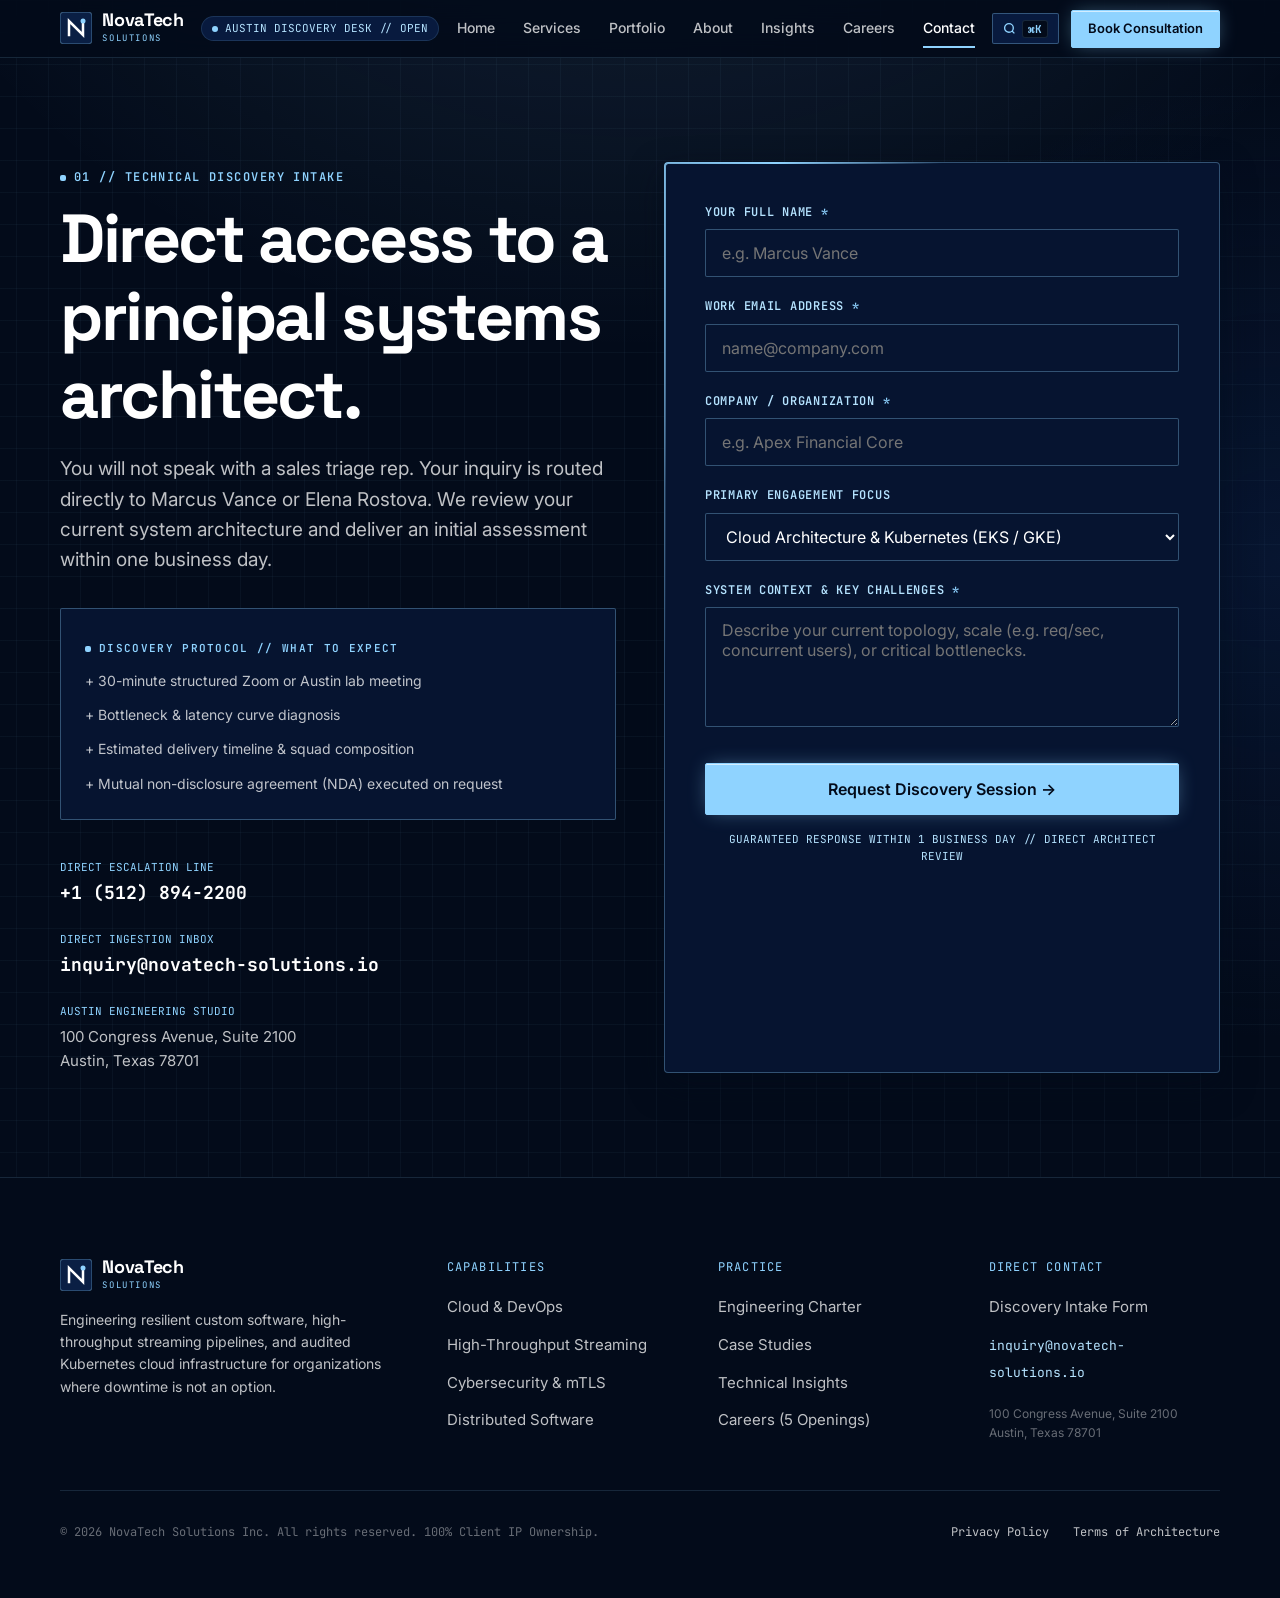
<file: contact.html>
<!DOCTYPE html>
<html lang="en">
<head>
  <meta charset="UTF-8">
  <meta name="viewport" content="width=device-width, initial-scale=1.0, viewport-fit=cover">
  <meta name="theme-color" content="#030B1A">
  <title>Contact &amp; Discovery — NovaTech Solutions</title>
  <meta name="description" content="Schedule a technical discovery session directly with a principal systems architect at NovaTech Solutions in Austin, Texas. Guaranteed 1 business day response.">

  <!-- Favicon -->
  <link rel="icon" type="image/svg+xml" href="assets/favicon.svg">

  <!-- Preconnect Google Fonts -->
  <link rel="preconnect" href="https://fonts.googleapis.com">
  <link rel="preconnect" href="https://fonts.gstatic.com" crossorigin>
  <link href="https://fonts.googleapis.com/css2?family=Inter:wght@400;500;600&family=JetBrains+Mono:wght@400;500;600&family=Space+Grotesk:wght@500;600;700&display=swap" rel="stylesheet">

  <!-- Core Mobile-First Stylesheet -->
  <link rel="stylesheet" href="css/styles.css">
</head>
<body>

  <!-- Accessible Skip Link -->
  <a href="#main-content" class="skip-link">Skip to main content</a>

  <!-- Compact Engineered Header -->
  <header class="site-header" role="banner">
    <div class="container header-inner">
      <a href="index.html" class="brand" aria-label="NovaTech Solutions Home">
        <svg class="brand-mark" viewBox="0 0 32 32" fill="none" aria-hidden="true">
          <rect width="32" height="32" rx="4" fill="#0A1F44" stroke="#8FD3FF" stroke-opacity="0.32" stroke-width="1.5"/>
          <path d="M9 23V9L23 23V9" stroke="#FFFFFF" stroke-width="2.5" stroke-linecap="square" stroke-linejoin="miter"/>
          <circle cx="23" cy="9" r="2.5" fill="#8FD3FF"/>
        </svg>
        <div class="brand-type">
          <span class="brand-name">NovaTech</span>
          <span class="brand-sub">SOLUTIONS</span>
        </div>
      </a>

      <div class="telemetry-status" aria-label="Live System Telemetry">
        <span class="telemetry-pulse" aria-hidden="true"></span>
        <span>AUSTIN DISCOVERY DESK // OPEN</span>
      </div>

      <nav class="nav-desktop" aria-label="Primary Navigation">
        <a href="index.html">Home</a>
        <a href="services.html">Services</a>
        <a href="portfolio.html">Portfolio</a>
        <a href="about.html">About</a>
        <a href="insights.html">Insights</a>
        <a href="careers.html">Careers</a>
        <a href="contact.html" class="active">Contact</a>
      </nav>

            <div class="header-actions">
        <button class="cmd-palette-trigger" type="button" aria-label="Open Command Search (⌘K)">
          <svg width="13" height="13" viewBox="0 0 24 24" fill="none" stroke="currentColor" stroke-width="2.5" aria-hidden="true">
            <circle cx="11" cy="11" r="8"/><line x1="21" y1="21" x2="16.65" y2="16.65"/>
          </svg>
          <span class="cmd-key-badge">⌘K</span>
        </button>
        <a href="contact.html" class="btn btn-primary btn-sm header-cta-desktop">Book Consultation</a>
        <button class="menu-toggle" aria-expanded="false" aria-controls="mobile-menu" aria-label="Open navigation menu">
          <svg viewBox="0 0 24 24" fill="none" stroke="currentColor" stroke-width="2" stroke-linecap="square" aria-hidden="true">
            <line x1="3" y1="6" x2="21" y2="6"/>
            <line x1="3" y1="12" x2="21" y2="12"/>
            <line x1="3" y1="18" x2="21" y2="18"/>
          </svg>
        </button>
      </div>
    </div>
  </header>

  <!-- Full-Screen Mobile Command Center Navigation -->
  <div id="mobile-menu" class="mobile-menu-overlay" aria-hidden="true">
    <div class="mobile-menu-links">
      <a href="index.html" class="mobile-menu-link">
        <span>Home</span>
        <span class="link-index">01</span>
      </a>
      <a href="services.html" class="mobile-menu-link">
        <span>Services</span>
        <span class="link-index">02</span>
      </a>
      <a href="portfolio.html" class="mobile-menu-link">
        <span>Portfolio</span>
        <span class="link-index">03</span>
      </a>
      <a href="about.html" class="mobile-menu-link">
        <span>About</span>
        <span class="link-index">04</span>
      </a>
      <a href="insights.html" class="mobile-menu-link">
        <span>Insights</span>
        <span class="link-index">05</span>
      </a>
      <a href="careers.html" class="mobile-menu-link">
        <span>Careers</span>
        <span class="link-index">06</span>
      </a>
      <a href="contact.html" class="mobile-menu-link active">
        <span>Contact</span>
        <span class="link-index">07</span>
      </a>
      <button class="mobile-menu-link cmd-palette-trigger" type="button" style="background:transparent; border:none; text-align:left; width:100%; cursor:pointer;">
        <span>Quick Jump</span>
        <span class="link-index" style="color:var(--sky-400); font-weight:700;">⌘K</span>
      </button>
    </div>

    <div class="mobile-menu-footer">
      <a href="contact.html" class="btn btn-primary btn-block">Schedule Technical Discovery</a>
      <div class="mobile-menu-meta">
        <span>1-DAY INTAKE SLA</span>
        <span class="mono-num">AUSTIN HQ</span>
      </div>
    </div>
  </div>

  <main id="main-content">

    <!-- Contact & Discovery Form Section -->
    <section class="section" aria-labelledby="contact-heading">
      <div class="container">
        
        <div style="display: grid; grid-template-columns: 1fr; gap: 3rem;" class="grid-2-desktop">
          
          <!-- Left Col: Context & Contact Details -->
          <div>
            <div class="kicker">01 // Technical Discovery Intake</div>
            <h1 id="contact-heading" style="margin-bottom: 1.25rem;">
              Direct access to a principal systems architect.
            </h1>
            <p style="font-size: 1.1875rem; color: var(--white-75); line-height: 1.6; margin-bottom: 2rem;">
              You will not speak with a sales triage rep. Your inquiry is routed directly to Marcus Vance or Elena Rostova. We review your current system architecture and deliver an initial assessment within one business day.
            </p>

            <div style="background: var(--navy-900); border: 1px solid var(--hairline-bright); border-radius: var(--radius-xs); padding: 1.5rem; margin-bottom: 2rem;">
              <div class="kicker" style="font-size: 0.6875rem;">DISCOVERY PROTOCOL // WHAT TO EXPECT</div>
              <ul style="font-size: 0.875rem; color: var(--white-75); list-style: none; display: flex; flex-direction: column; gap: 0.75rem;">
                <li>+ 30-minute structured Zoom or Austin lab meeting</li>
                <li>+ Bottleneck &amp; latency curve diagnosis</li>
                <li>+ Estimated delivery timeline &amp; squad composition</li>
                <li>+ Mutual non-disclosure agreement (NDA) executed on request</li>
              </ul>
            </div>

            <!-- Direct Contact Specs -->
            <div style="display: flex; flex-direction: column; gap: 1rem;">
              <div>
                <span style="font-family: var(--font-mono); font-size: 0.6875rem; color: var(--sky-400); text-transform: uppercase;">Direct Escalation Line</span>
                <div style="font-family: var(--font-mono); font-size: 1.125rem; font-weight: 700; color: var(--white);">+1 (512) 894-2200</div>
              </div>
              <div>
                <span style="font-family: var(--font-mono); font-size: 0.6875rem; color: var(--sky-400); text-transform: uppercase;">Direct Ingestion Inbox</span>
                <div style="font-family: var(--font-mono); font-size: 1.125rem; font-weight: 700; color: var(--white);">inquiry@novatech-solutions.io</div>
              </div>
              <div>
                <span style="font-family: var(--font-mono); font-size: 0.6875rem; color: var(--sky-400); text-transform: uppercase;">Austin Engineering Studio</span>
                <div style="font-size: 0.9375rem; color: var(--white-75); margin-top: 2px;">100 Congress Avenue, Suite 2100<br>Austin, Texas 78701</div>
              </div>
            </div>
          </div>

          <!-- Right Col: Engineered Intake Form -->
          <div class="spotlight-card border-beam" style="background: var(--navy-900); border: 1px solid var(--hairline-bright); border-radius: var(--radius-sm); padding: clamp(1.5rem, 5vw, 2.5rem); box-shadow: var(--shadow-lg);">
            
            <div class="form-status-alert" role="status" aria-live="polite"></div>

            <form data-validate novalidate>
              
              <!-- Anti-Spam Honeypot -->
              <input type="text" name="website_probe" style="display:none;" tabindex="-1" autocomplete="off" aria-hidden="true">

              <div class="form-group">
                <label for="lead-name" class="form-label">
                  Your Full Name <span class="required-mark">*</span>
                </label>
                <input type="text" id="lead-name" class="form-input" required autocomplete="name" placeholder="e.g. Marcus Vance">
                <div class="form-feedback">Please enter your full name.</div>
              </div>

              <div class="form-group">
                <label for="lead-email" class="form-label">
                  Work Email Address <span class="required-mark">*</span>
                </label>
                <input type="email" id="lead-email" class="form-input" required inputmode="email" autocomplete="email" placeholder="name@company.com">
                <div class="form-feedback">Please enter a valid work email address.</div>
              </div>

              <div class="form-group">
                <label for="lead-org" class="form-label">
                  Company / Organization <span class="required-mark">*</span>
                </label>
                <input type="text" id="lead-org" class="form-input" required autocomplete="organization" placeholder="e.g. Apex Financial Core">
                <div class="form-feedback">Please enter your organization name.</div>
              </div>

              <div class="form-group">
                <label for="lead-discipline" class="form-label">Primary Engagement Focus</label>
                <select id="lead-discipline" class="form-select">
                  <option value="cloud">Cloud Architecture &amp; Kubernetes (EKS / GKE)</option>
                  <option value="streaming">High-Throughput Streaming (Kafka / Flink)</option>
                  <option value="security">Zero-Trust Security &amp; Compliance Audit</option>
                  <option value="sre">24/7 Site Reliability Engineering (15-min SLA)</option>
                  <option value="database">Database &amp; Ledger Modernization</option>
                  <option value="audit">Diagnostic Architecture Review (3 Weeks)</option>
                </select>
              </div>

              <div class="form-group">
                <label for="lead-details" class="form-label">
                  System Context &amp; Key Challenges <span class="required-mark">*</span>
                </label>
                <textarea id="lead-details" class="form-textarea" required placeholder="Describe your current topology, scale (e.g. req/sec, concurrent users), or critical bottlenecks."></textarea>
                <div class="form-feedback">Please describe your architectural requirements.</div>
              </div>

              <button type="submit" class="btn btn-primary btn-block" style="min-height: 52px; font-size: 1rem; margin-top: 1rem;">
                Request Discovery Session &rarr;
              </button>

              <div style="font-family: var(--font-mono); font-size: 0.6875rem; color: var(--sky-300); text-align: center; margin-top: 1rem;">
                GUARANTEED RESPONSE WITHIN 1 BUSINESS DAY // DIRECT ARCHITECT REVIEW
              </div>

            </form>
          </div>

        </div>

      </div>
    </section>

  </main>

  <aside class="mobile-bottom-bar" aria-label="Quick Consultation Launcher">
    <div class="bottom-bar-inner">
      <div class="bottom-bar-info">
        <span class="bottom-bar-label">Discovery Desk</span>
        <span class="bottom-bar-metric mono-num">1-DAY SLA</span>
      </div>
      <a href="#lead-name" class="btn btn-primary btn-sm">Jump to Form</a>
    </div>
  </aside>

  <footer class="site-footer" role="contentinfo">
    <div class="container">
      <div class="footer-grid">
        <div>
          <a href="index.html" class="brand" style="margin-bottom: 1rem;">
            <svg class="brand-mark" viewBox="0 0 32 32" fill="none" aria-hidden="true">
              <rect width="32" height="32" rx="4" fill="#0A1F44" stroke="#8FD3FF" stroke-opacity="0.32" stroke-width="1.5"/>
              <path d="M9 23V9L23 23V9" stroke="#FFFFFF" stroke-width="2.5" stroke-linecap="square" stroke-linejoin="miter"/>
              <circle cx="23" cy="9" r="2.5" fill="#8FD3FF"/>
            </svg>
            <div class="brand-type">
              <span class="brand-name">NovaTech</span>
              <span class="brand-sub">SOLUTIONS</span>
            </div>
          </a>
          <p style="font-size: 0.875rem; color: var(--white-75); line-height: 1.6;">
            Engineering resilient custom software, high-throughput streaming pipelines, and audited Kubernetes cloud infrastructure for organizations where downtime is not an option.
          </p>
        </div>
        <div>
          <div class="footer-col-title">Capabilities</div>
          <ul class="footer-links-list">
            <li><a href="services.html" class="footer-link">Cloud &amp; DevOps</a></li>
            <li><a href="services.html" class="footer-link">High-Throughput Streaming</a></li>
            <li><a href="services.html" class="footer-link">Cybersecurity &amp; mTLS</a></li>
            <li><a href="services.html" class="footer-link">Distributed Software</a></li>
          </ul>
        </div>
        <div>
          <div class="footer-col-title">Practice</div>
          <ul class="footer-links-list">
            <li><a href="about.html" class="footer-link">Engineering Charter</a></li>
            <li><a href="portfolio.html" class="footer-link">Case Studies</a></li>
            <li><a href="insights.html" class="footer-link">Technical Insights</a></li>
            <li><a href="careers.html" class="footer-link">Careers (5 Openings)</a></li>
          </ul>
        </div>
        <div>
          <div class="footer-col-title">Direct Contact</div>
          <ul class="footer-links-list">
            <li><a href="contact.html" class="footer-link">Discovery Intake Form</a></li>
            <li><span style="font-family: var(--font-mono); font-size: 0.8125rem; color: var(--sky-300);">inquiry@novatech-solutions.io</span></li>
            <li><span style="font-size: 0.75rem; color: var(--white-40); margin-top: 0.5rem; display: block;">100 Congress Avenue, Suite 2100<br>Austin, Texas 78701</span></li>
          </ul>
        </div>
      </div>
      <div class="footer-legal-bar">
        <span>&copy; 2026 NovaTech Solutions Inc. All rights reserved. 100% Client IP Ownership.</span>
        <div style="display: flex; gap: 1.5rem;">
          <a href="privacy.html" class="footer-link" style="font-size: 0.75rem;">Privacy Policy</a>
          <a href="terms.html" class="footer-link" style="font-size: 0.75rem;">Terms of Architecture</a>
        </div>
      </div>
    </div>
  </footer>

  <script src="js/main.js"></script>
</body>
</html>
</file>
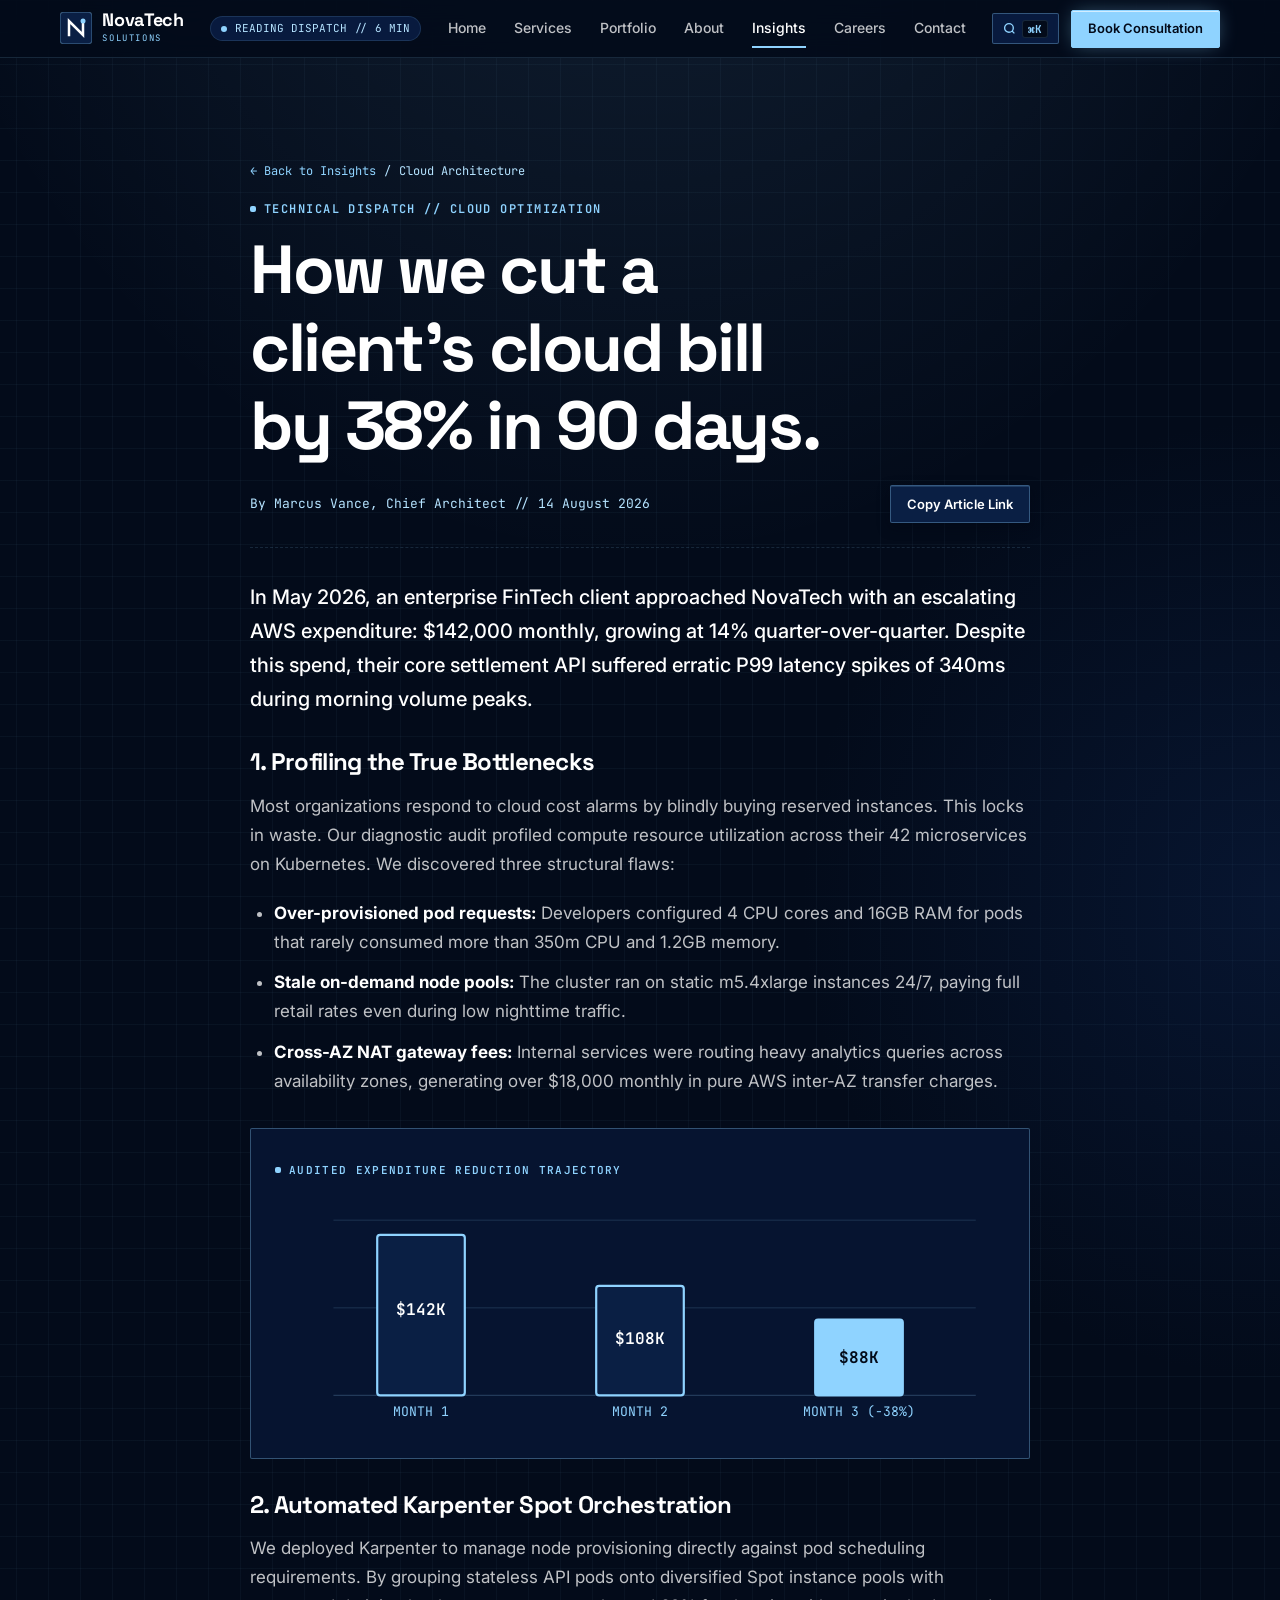
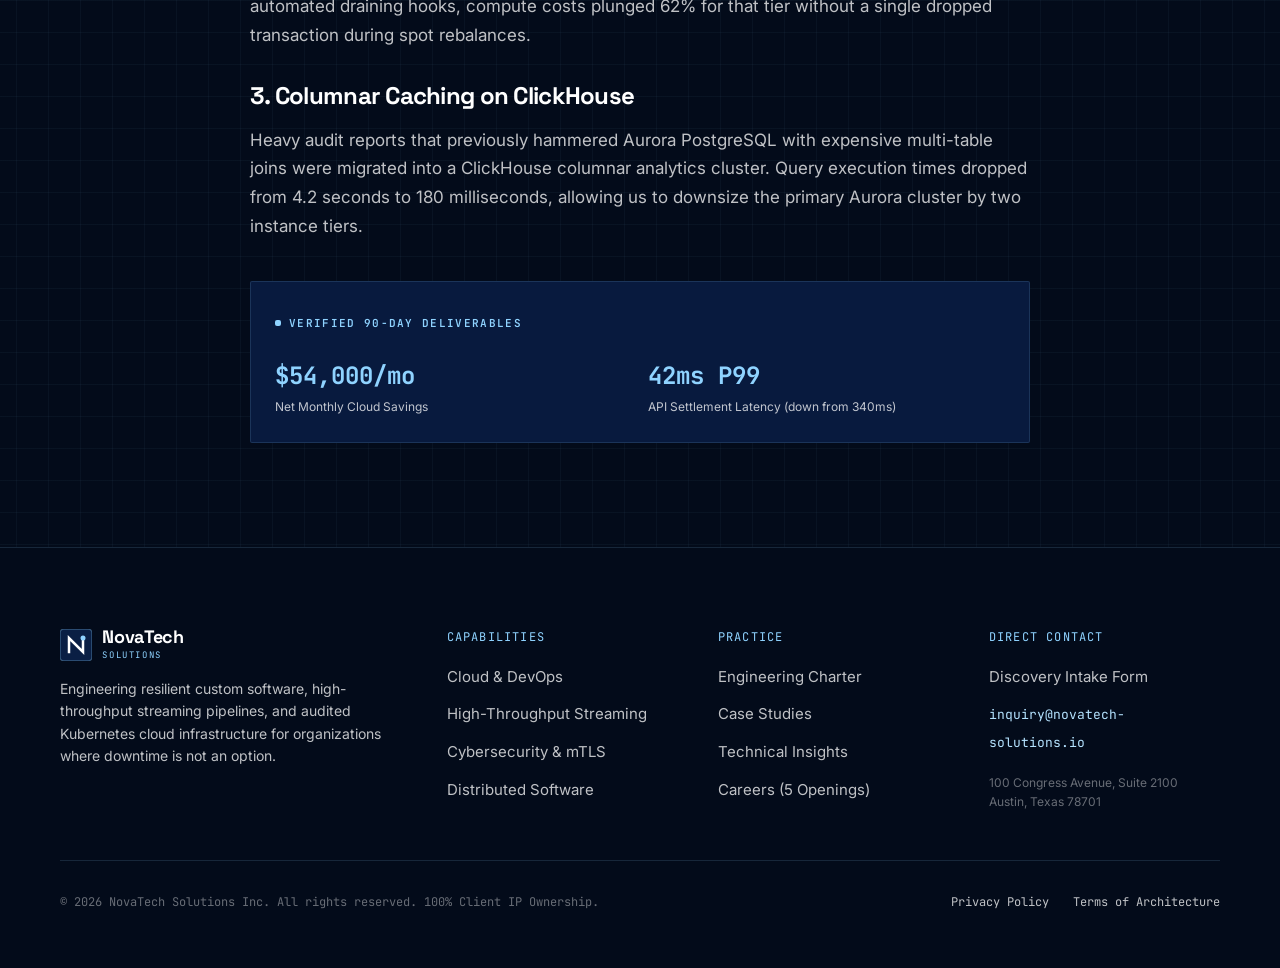
<file: insight-article.html>
<!DOCTYPE html>
<html lang="en">
<head>
  <meta charset="UTF-8">
  <meta name="viewport" content="width=device-width, initial-scale=1.0, viewport-fit=cover">
  <meta name="theme-color" content="#030B1A">
  <title>How We Cut a Client's Cloud Bill by 38% in 90 Days — NovaTech Solutions</title>
  <meta name="description" content="Technical analysis of reducing enterprise Kubernetes and AWS cloud expenditure through Karpenter spot orchestration and columnar query caching.">

  <!-- Favicon -->
  <link rel="icon" type="image/svg+xml" href="assets/favicon.svg">

  <!-- Preconnect Google Fonts -->
  <link rel="preconnect" href="https://fonts.googleapis.com">
  <link rel="preconnect" href="https://fonts.gstatic.com" crossorigin>
  <link href="https://fonts.googleapis.com/css2?family=Inter:wght@400;500;600&family=JetBrains+Mono:wght@400;500;600&family=Space+Grotesk:wght@500;600;700&display=swap" rel="stylesheet">

  <!-- Core Mobile-First Stylesheet -->
  <link rel="stylesheet" href="css/styles.css">
</head>
<body>

  <!-- Accessible Skip Link -->
  <a href="#main-content" class="skip-link">Skip to main content</a>

  <!-- Compact Engineered Header -->
  <header class="site-header" role="banner">
    <div class="container header-inner">
      <a href="index.html" class="brand" aria-label="NovaTech Solutions Home">
        <svg class="brand-mark" viewBox="0 0 32 32" fill="none" aria-hidden="true">
          <rect width="32" height="32" rx="4" fill="#0A1F44" stroke="#8FD3FF" stroke-opacity="0.32" stroke-width="1.5"/>
          <path d="M9 23V9L23 23V9" stroke="#FFFFFF" stroke-width="2.5" stroke-linecap="square" stroke-linejoin="miter"/>
          <circle cx="23" cy="9" r="2.5" fill="#8FD3FF"/>
        </svg>
        <div class="brand-type">
          <span class="brand-name">NovaTech</span>
          <span class="brand-sub">SOLUTIONS</span>
        </div>
      </a>

      <div class="telemetry-status" aria-label="Live System Telemetry">
        <span class="telemetry-pulse" aria-hidden="true"></span>
        <span>READING DISPATCH // 6 MIN</span>
      </div>

      <nav class="nav-desktop" aria-label="Primary Navigation">
        <a href="index.html">Home</a>
        <a href="services.html">Services</a>
        <a href="portfolio.html">Portfolio</a>
        <a href="about.html">About</a>
        <a href="insights.html" class="active">Insights</a>
        <a href="careers.html">Careers</a>
        <a href="contact.html">Contact</a>
      </nav>

            <div class="header-actions">
        <button class="cmd-palette-trigger" type="button" aria-label="Open Command Search (⌘K)">
          <svg width="13" height="13" viewBox="0 0 24 24" fill="none" stroke="currentColor" stroke-width="2.5" aria-hidden="true">
            <circle cx="11" cy="11" r="8"/><line x1="21" y1="21" x2="16.65" y2="16.65"/>
          </svg>
          <span class="cmd-key-badge">⌘K</span>
        </button>
        <a href="contact.html" class="btn btn-primary btn-sm header-cta-desktop">Book Consultation</a>
        <button class="menu-toggle" aria-expanded="false" aria-controls="mobile-menu" aria-label="Open navigation menu">
          <svg viewBox="0 0 24 24" fill="none" stroke="currentColor" stroke-width="2" stroke-linecap="square" aria-hidden="true">
            <line x1="3" y1="6" x2="21" y2="6"/>
            <line x1="3" y1="12" x2="21" y2="12"/>
            <line x1="3" y1="18" x2="21" y2="18"/>
          </svg>
        </button>
      </div>
    </div>
  </header>

  <!-- Full-Screen Mobile Command Center Navigation -->
  <div id="mobile-menu" class="mobile-menu-overlay" aria-hidden="true">
    <div class="mobile-menu-links">
      <a href="index.html" class="mobile-menu-link">
        <span>Home</span>
        <span class="link-index">01</span>
      </a>
      <a href="services.html" class="mobile-menu-link">
        <span>Services</span>
        <span class="link-index">02</span>
      </a>
      <a href="portfolio.html" class="mobile-menu-link">
        <span>Portfolio</span>
        <span class="link-index">03</span>
      </a>
      <a href="about.html" class="mobile-menu-link">
        <span>About</span>
        <span class="link-index">04</span>
      </a>
      <a href="insights.html" class="mobile-menu-link active">
        <span>Insights</span>
        <span class="link-index">05</span>
      </a>
      <a href="careers.html" class="mobile-menu-link">
        <span>Careers</span>
        <span class="link-index">06</span>
      </a>
      <a href="contact.html" class="mobile-menu-link">
        <span>Contact</span>
        <span class="link-index">07</span>
      </a>
      <button class="mobile-menu-link cmd-palette-trigger" type="button" style="background:transparent; border:none; text-align:left; width:100%; cursor:pointer;">
        <span>Quick Jump</span>
        <span class="link-index" style="color:var(--sky-400); font-weight:700;">⌘K</span>
      </button>
    </div>

    <div class="mobile-menu-footer">
      <a href="contact.html" class="btn btn-primary btn-block">Schedule Technical Discovery</a>
      <div class="mobile-menu-meta">
        <span>DISPATCH NT-DISP-042</span>
        <span class="mono-num">CLOUD SPEND</span>
      </div>
    </div>
  </div>

  <main id="main-content">

    <article class="section" aria-labelledby="article-title">
      <div class="container" style="max-width: 820px;">
        
        <div style="margin-bottom: 2rem;">
          <div style="display: flex; gap: 0.5rem; align-items: center; font-family: var(--font-mono); font-size: 0.75rem; color: var(--sky-300); margin-bottom: 0.75rem;">
            <a href="insights.html">&larr; Back to Insights</a>
            <span>/</span>
            <span>Cloud Architecture</span>
          </div>

          <div class="kicker">Technical Dispatch // Cloud Optimization</div>
          <h1 id="article-title" style="margin-bottom: 1.25rem;">
            How we cut a client's cloud bill by 38% in 90 days.
          </h1>

          <div style="display: flex; justify-content: space-between; align-items: center; flex-wrap: wrap; gap: 1rem; padding-bottom: 1.5rem; border-bottom: 1px dashed var(--hairline);">
            <div style="font-family: var(--font-mono); font-size: 0.8125rem; color: var(--sky-300);">
              By Marcus Vance, Chief Architect // 14 August 2026
            </div>
            <button class="btn btn-secondary btn-sm" data-copy-text="https://novatech-solutions.io/insight-article.html" aria-label="Copy article URL">
              Copy Article Link
            </button>
          </div>
        </div>

        <!-- Article Content -->
        <div style="font-size: 1.0625rem; line-height: 1.7; color: var(--white-75);">
          
          <p style="font-size: 1.25rem; color: var(--white); font-weight: 500; margin-bottom: 1.75rem;">
            In May 2026, an enterprise FinTech client approached NovaTech with an escalating AWS expenditure: $142,000 monthly, growing at 14% quarter-over-quarter. Despite this spend, their core settlement API suffered erratic P99 latency spikes of 340ms during morning volume peaks.
          </p>

          <h2 style="font-size: 1.5rem; color: var(--white); margin: 2rem 0 1rem 0;">1. Profiling the True Bottlenecks</h2>
          <p>
            Most organizations respond to cloud cost alarms by blindly buying reserved instances. This locks in waste. Our diagnostic audit profiled compute resource utilization across their 42 microservices on Kubernetes. We discovered three structural flaws:
          </p>
          <ul style="margin-bottom: 1.75rem; padding-left: 1.5rem; display: flex; flex-direction: column; gap: 0.75rem;">
            <li><strong style="color: var(--white);">Over-provisioned pod requests:</strong> Developers configured 4 CPU cores and 16GB RAM for pods that rarely consumed more than 350m CPU and 1.2GB memory.</li>
            <li><strong style="color: var(--white);">Stale on-demand node pools:</strong> The cluster ran on static m5.4xlarge instances 24/7, paying full retail rates even during low nighttime traffic.</li>
            <li><strong style="color: var(--white);">Cross-AZ NAT gateway fees:</strong> Internal services were routing heavy analytics queries across availability zones, generating over $18,000 monthly in pure AWS inter-AZ transfer charges.</li>
          </ul>

          <!-- SVG Spend Chart -->
          <div style="background: var(--navy-900); border: 1px solid var(--hairline-bright); border-radius: var(--radius-xs); padding: 1.5rem; margin: 2rem 0;">
            <div class="kicker" style="font-size: 0.6875rem;">AUDITED EXPENDITURE REDUCTION TRAJECTORY</div>
            <svg viewBox="0 0 500 160" style="width: 100%; height: auto;" aria-label="Chart showing monthly cloud bill falling from $142K to $88K over 90 days">
              <line x1="40" y1="20" x2="480" y2="20" stroke="#8FD3FF" stroke-opacity="0.1" stroke-width="1"/>
              <line x1="40" y1="80" x2="480" y2="80" stroke="#8FD3FF" stroke-opacity="0.1" stroke-width="1"/>
              <line x1="40" y1="140" x2="480" y2="140" stroke="#8FD3FF" stroke-opacity="0.2" stroke-width="1"/>
              
              <!-- Month 1 -->
              <rect x="70" y="30" width="60" height="110" fill="#0A1F44" stroke="#8FD3FF" stroke-width="1.5" rx="2"/>
              <text x="100" y="85" fill="#FFFFFF" font-family="JetBrains Mono" font-size="11" text-anchor="middle" font-weight="600">$142K</text>
              <text x="100" y="154" fill="#8FD3FF" font-family="JetBrains Mono" font-size="9" text-anchor="middle">MONTH 1</text>

              <!-- Month 2 -->
              <rect x="220" y="65" width="60" height="75" fill="#0A1F44" stroke="#8FD3FF" stroke-width="1.5" rx="2"/>
              <text x="250" y="105" fill="#FFFFFF" font-family="JetBrains Mono" font-size="11" text-anchor="middle" font-weight="600">$108K</text>
              <text x="250" y="154" fill="#8FD3FF" font-family="JetBrains Mono" font-size="9" text-anchor="middle">MONTH 2</text>

              <!-- Month 3 -->
              <rect x="370" y="88" width="60" height="52" fill="#8FD3FF" stroke="#8FD3FF" stroke-width="1.5" rx="2"/>
              <text x="400" y="118" fill="#030B1A" font-family="JetBrains Mono" font-size="11" text-anchor="middle" font-weight="700">$88K</text>
              <text x="400" y="154" fill="#8FD3FF" font-family="JetBrains Mono" font-size="9" text-anchor="middle">MONTH 3 (-38%)</text>
            </svg>
          </div>

          <h2 style="font-size: 1.5rem; color: var(--white); margin: 2rem 0 1rem 0;">2. Automated Karpenter Spot Orchestration</h2>
          <p>
            We deployed Karpenter to manage node provisioning directly against pod scheduling requirements. By grouping stateless API pods onto diversified Spot instance pools with automated draining hooks, compute costs plunged 62% for that tier without a single dropped transaction during spot rebalances.
          </p>

          <h2 style="font-size: 1.5rem; color: var(--white); margin: 2rem 0 1rem 0;">3. Columnar Caching on ClickHouse</h2>
          <p>
            Heavy audit reports that previously hammered Aurora PostgreSQL with expensive multi-table joins were migrated into a ClickHouse columnar analytics cluster. Query execution times dropped from 4.2 seconds to 180 milliseconds, allowing us to downsize the primary Aurora cluster by two instance tiers.
          </p>

          <!-- Verified Summary Box -->
          <div style="background: var(--navy-850); border: 1px solid var(--hairline); border-radius: var(--radius-xs); padding: 1.5rem; margin-top: 2.5rem;">
            <div class="kicker" style="font-size: 0.6875rem;">VERIFIED 90-DAY DELIVERABLES</div>
            <div style="display: grid; grid-template-columns: repeat(2, 1fr); gap: 1rem; margin-top: 0.75rem;">
              <div>
                <span class="mono-num" style="font-size: 1.5rem; font-weight: 700; color: var(--sky-400);">$54,000/mo</span>
                <span style="display: block; font-size: 0.75rem; color: var(--white-75);">Net Monthly Cloud Savings</span>
              </div>
              <div>
                <span class="mono-num" style="font-size: 1.5rem; font-weight: 700; color: var(--sky-400);">42ms P99</span>
                <span style="display: block; font-size: 0.75rem; color: var(--white-75);">API Settlement Latency (down from 340ms)</span>
              </div>
            </div>
          </div>

        </div>

      </div>
    </article>

  </main>

  <aside class="mobile-bottom-bar" aria-label="Quick Consultation Launcher">
    <div class="bottom-bar-inner">
      <div class="bottom-bar-info">
        <span class="bottom-bar-label">Cloud Optimization</span>
        <span class="bottom-bar-metric mono-num">38% AVERAGE CUT</span>
      </div>
      <a href="contact.html" class="btn btn-primary btn-sm">Audit Your Cloud</a>
    </div>
  </aside>

  <footer class="site-footer" role="contentinfo">
    <div class="container">
      <div class="footer-grid">
        <div>
          <a href="index.html" class="brand" style="margin-bottom: 1rem;">
            <svg class="brand-mark" viewBox="0 0 32 32" fill="none" aria-hidden="true">
              <rect width="32" height="32" rx="4" fill="#0A1F44" stroke="#8FD3FF" stroke-opacity="0.32" stroke-width="1.5"/>
              <path d="M9 23V9L23 23V9" stroke="#FFFFFF" stroke-width="2.5" stroke-linecap="square" stroke-linejoin="miter"/>
              <circle cx="23" cy="9" r="2.5" fill="#8FD3FF"/>
            </svg>
            <div class="brand-type">
              <span class="brand-name">NovaTech</span>
              <span class="brand-sub">SOLUTIONS</span>
            </div>
          </a>
          <p style="font-size: 0.875rem; color: var(--white-75); line-height: 1.6;">
            Engineering resilient custom software, high-throughput streaming pipelines, and audited Kubernetes cloud infrastructure for organizations where downtime is not an option.
          </p>
        </div>
        <div>
          <div class="footer-col-title">Capabilities</div>
          <ul class="footer-links-list">
            <li><a href="services.html" class="footer-link">Cloud &amp; DevOps</a></li>
            <li><a href="services.html" class="footer-link">High-Throughput Streaming</a></li>
            <li><a href="services.html" class="footer-link">Cybersecurity &amp; mTLS</a></li>
            <li><a href="services.html" class="footer-link">Distributed Software</a></li>
          </ul>
        </div>
        <div>
          <div class="footer-col-title">Practice</div>
          <ul class="footer-links-list">
            <li><a href="about.html" class="footer-link">Engineering Charter</a></li>
            <li><a href="portfolio.html" class="footer-link">Case Studies</a></li>
            <li><a href="insights.html" class="footer-link">Technical Insights</a></li>
            <li><a href="careers.html" class="footer-link">Careers (5 Openings)</a></li>
          </ul>
        </div>
        <div>
          <div class="footer-col-title">Direct Contact</div>
          <ul class="footer-links-list">
            <li><a href="contact.html" class="footer-link">Discovery Intake Form</a></li>
            <li><span style="font-family: var(--font-mono); font-size: 0.8125rem; color: var(--sky-300);">inquiry@novatech-solutions.io</span></li>
            <li><span style="font-size: 0.75rem; color: var(--white-40); margin-top: 0.5rem; display: block;">100 Congress Avenue, Suite 2100<br>Austin, Texas 78701</span></li>
          </ul>
        </div>
      </div>
      <div class="footer-legal-bar">
        <span>&copy; 2026 NovaTech Solutions Inc. All rights reserved. 100% Client IP Ownership.</span>
        <div style="display: flex; gap: 1.5rem;">
          <a href="privacy.html" class="footer-link" style="font-size: 0.75rem;">Privacy Policy</a>
          <a href="terms.html" class="footer-link" style="font-size: 0.75rem;">Terms of Architecture</a>
        </div>
      </div>
    </div>
  </footer>

  <script src="js/main.js"></script>
</body>
</html>
</file>
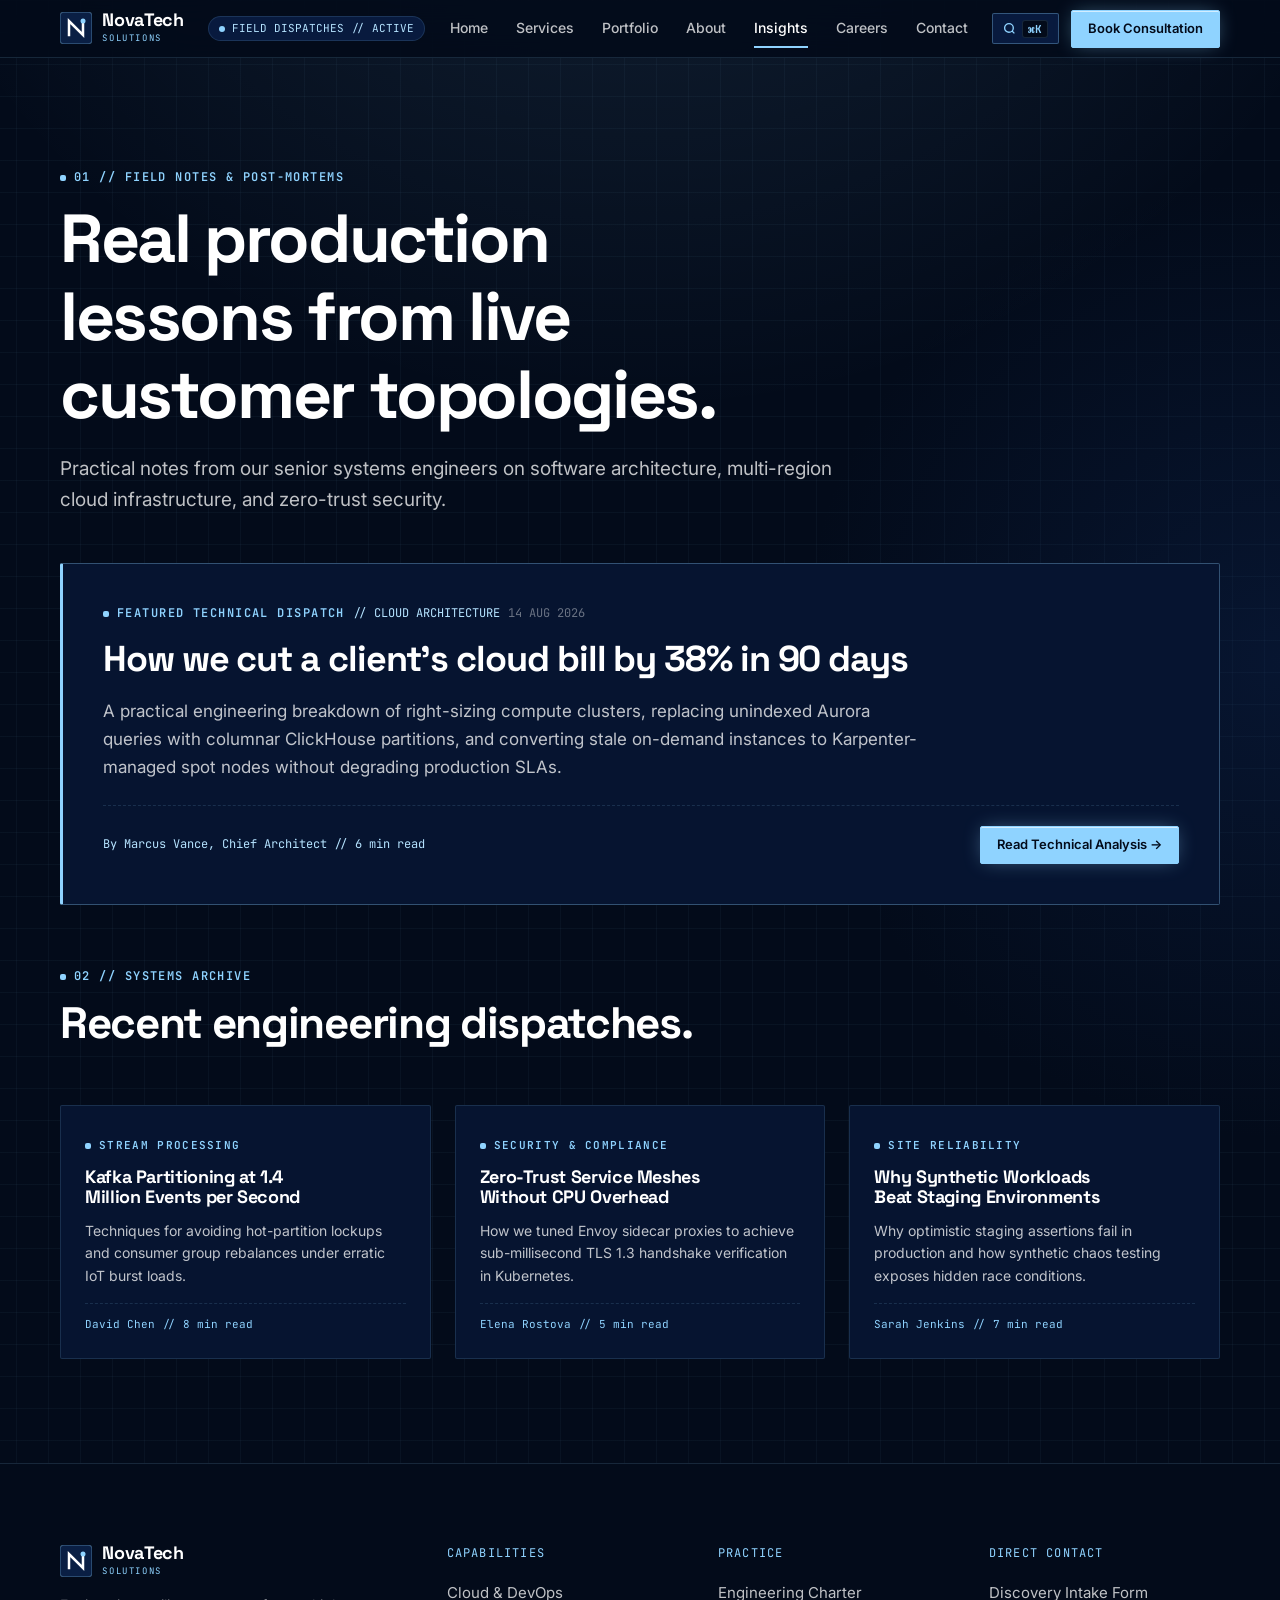
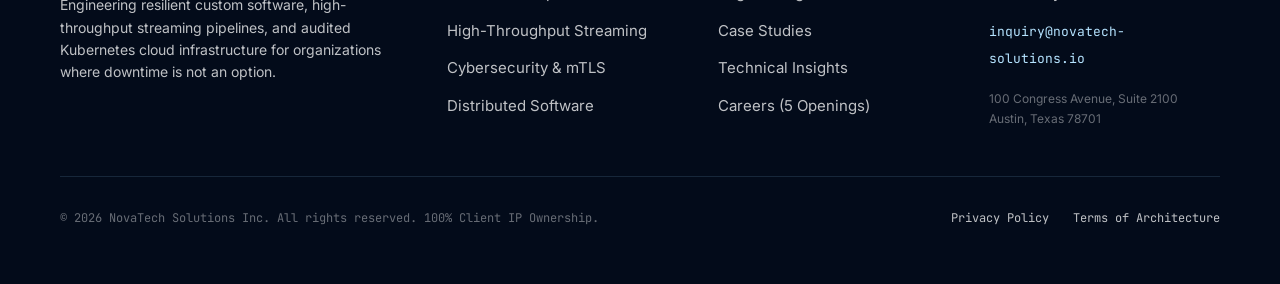
<file: insights.html>
<!DOCTYPE html>
<html lang="en">
<head>
  <meta charset="UTF-8">
  <meta name="viewport" content="width=device-width, initial-scale=1.0, viewport-fit=cover">
  <meta name="theme-color" content="#030B1A">
  <title>Technical Insights &amp; Dispatches — NovaTech Solutions</title>
  <meta name="description" content="Practical notes from our senior systems engineers on software architecture, multi-region cloud infrastructure, and zero-trust security.">

  <!-- Favicon -->
  <link rel="icon" type="image/svg+xml" href="assets/favicon.svg">

  <!-- Preconnect Google Fonts -->
  <link rel="preconnect" href="https://fonts.googleapis.com">
  <link rel="preconnect" href="https://fonts.gstatic.com" crossorigin>
  <link href="https://fonts.googleapis.com/css2?family=Inter:wght@400;500;600&family=JetBrains+Mono:wght@400;500;600&family=Space+Grotesk:wght@500;600;700&display=swap" rel="stylesheet">

  <!-- Core Mobile-First Stylesheet -->
  <link rel="stylesheet" href="css/styles.css">
</head>
<body>

  <!-- Accessible Skip Link -->
  <a href="#main-content" class="skip-link">Skip to main content</a>

  <!-- Compact Engineered Header -->
  <header class="site-header" role="banner">
    <div class="container header-inner">
      <a href="index.html" class="brand" aria-label="NovaTech Solutions Home">
        <svg class="brand-mark" viewBox="0 0 32 32" fill="none" aria-hidden="true">
          <rect width="32" height="32" rx="4" fill="#0A1F44" stroke="#8FD3FF" stroke-opacity="0.32" stroke-width="1.5"/>
          <path d="M9 23V9L23 23V9" stroke="#FFFFFF" stroke-width="2.5" stroke-linecap="square" stroke-linejoin="miter"/>
          <circle cx="23" cy="9" r="2.5" fill="#8FD3FF"/>
        </svg>
        <div class="brand-type">
          <span class="brand-name">NovaTech</span>
          <span class="brand-sub">SOLUTIONS</span>
        </div>
      </a>

      <div class="telemetry-status" aria-label="Live System Telemetry">
        <span class="telemetry-pulse" aria-hidden="true"></span>
        <span>FIELD DISPATCHES // ACTIVE</span>
      </div>

      <nav class="nav-desktop" aria-label="Primary Navigation">
        <a href="index.html">Home</a>
        <a href="services.html">Services</a>
        <a href="portfolio.html">Portfolio</a>
        <a href="about.html">About</a>
        <a href="insights.html" class="active">Insights</a>
        <a href="careers.html">Careers</a>
        <a href="contact.html">Contact</a>
      </nav>

            <div class="header-actions">
        <button class="cmd-palette-trigger" type="button" aria-label="Open Command Search (⌘K)">
          <svg width="13" height="13" viewBox="0 0 24 24" fill="none" stroke="currentColor" stroke-width="2.5" aria-hidden="true">
            <circle cx="11" cy="11" r="8"/><line x1="21" y1="21" x2="16.65" y2="16.65"/>
          </svg>
          <span class="cmd-key-badge">⌘K</span>
        </button>
        <a href="contact.html" class="btn btn-primary btn-sm header-cta-desktop">Book Consultation</a>
        <button class="menu-toggle" aria-expanded="false" aria-controls="mobile-menu" aria-label="Open navigation menu">
          <svg viewBox="0 0 24 24" fill="none" stroke="currentColor" stroke-width="2" stroke-linecap="square" aria-hidden="true">
            <line x1="3" y1="6" x2="21" y2="6"/>
            <line x1="3" y1="12" x2="21" y2="12"/>
            <line x1="3" y1="18" x2="21" y2="18"/>
          </svg>
        </button>
      </div>
    </div>
  </header>

  <!-- Full-Screen Mobile Command Center Navigation -->
  <div id="mobile-menu" class="mobile-menu-overlay" aria-hidden="true">
    <div class="mobile-menu-links">
      <a href="index.html" class="mobile-menu-link">
        <span>Home</span>
        <span class="link-index">01</span>
      </a>
      <a href="services.html" class="mobile-menu-link">
        <span>Services</span>
        <span class="link-index">02</span>
      </a>
      <a href="portfolio.html" class="mobile-menu-link">
        <span>Portfolio</span>
        <span class="link-index">03</span>
      </a>
      <a href="about.html" class="mobile-menu-link">
        <span>About</span>
        <span class="link-index">04</span>
      </a>
      <a href="insights.html" class="mobile-menu-link active">
        <span>Insights</span>
        <span class="link-index">05</span>
      </a>
      <a href="careers.html" class="mobile-menu-link">
        <span>Careers</span>
        <span class="link-index">06</span>
      </a>
      <a href="contact.html" class="mobile-menu-link">
        <span>Contact</span>
        <span class="link-index">07</span>
      </a>
      <button class="mobile-menu-link cmd-palette-trigger" type="button" style="background:transparent; border:none; text-align:left; width:100%; cursor:pointer;">
        <span>Quick Jump</span>
        <span class="link-index" style="color:var(--sky-400); font-weight:700;">⌘K</span>
      </button>
    </div>

    <div class="mobile-menu-footer">
      <a href="contact.html" class="btn btn-primary btn-block">Schedule Technical Discovery</a>
      <div class="mobile-menu-meta">
        <span>TECHNICAL DISPATCHES</span>
        <span class="mono-num">6 FIELD NOTES</span>
      </div>
    </div>
  </div>

  <main id="main-content">

    <section class="section" aria-labelledby="insights-heading">
      <div class="container">
        <div style="max-width: 820px; margin-bottom: 3rem;">
          <div class="kicker">01 // Field Notes &amp; Post-Mortems</div>
          <h1 id="insights-heading" style="margin-bottom: 1.25rem;">
            Real production lessons from live customer topologies.
          </h1>
          <p style="font-size: 1.1875rem; color: var(--white-75); line-height: 1.6;">
            Practical notes from our senior systems engineers on software architecture, multi-region cloud infrastructure, and zero-trust security.
          </p>
        </div>

        <!-- Featured Technical Article -->
        <article style="background: var(--navy-900); border: 1px solid var(--hairline-bright); border-left: 3px solid var(--sky-400); padding: clamp(1.5rem, 4vw, 2.5rem); border-radius: var(--radius-xs); margin-bottom: 3.5rem;">
          <div style="display: flex; gap: 0.5rem; align-items: center; margin-bottom: 1rem; flex-wrap: wrap;">
            <span class="kicker" style="margin-bottom: 0;">FEATURED TECHNICAL DISPATCH</span>
            <span style="font-family: var(--font-mono); font-size: 0.75rem; color: var(--sky-300);">// CLOUD ARCHITECTURE</span>
            <span style="font-family: var(--font-mono); font-size: 0.75rem; color: var(--white-40);">14 AUG 2026</span>
          </div>

          <h2 style="font-size: clamp(1.5rem, 3.5vw, 2.25rem); margin-bottom: 1rem;">
            <a href="insight-article.html" style="color: var(--white);">How we cut a client's cloud bill by 38% in 90 days</a>
          </h2>

          <p style="font-size: 1.0625rem; color: var(--white-75); line-height: 1.65; max-width: 75ch; margin-bottom: 1.5rem;">
            A practical engineering breakdown of right-sizing compute clusters, replacing unindexed Aurora queries with columnar ClickHouse partitions, and converting stale on-demand instances to Karpenter-managed spot nodes without degrading production SLAs.
          </p>

          <div style="display: flex; justify-content: space-between; align-items: center; flex-wrap: wrap; gap: 1rem; padding-top: 1.25rem; border-top: 1px dashed var(--hairline);">
            <div style="font-family: var(--font-mono); font-size: 0.75rem; color: var(--sky-300);">
              By Marcus Vance, Chief Architect // 6 min read
            </div>
            <a href="insight-article.html" class="btn btn-primary btn-sm">
              Read Technical Analysis &rarr;
            </a>
          </div>
        </article>

        <!-- Archive Grid (3 Articles) -->
        <div class="section-header">
          <div class="kicker">02 // Systems Archive</div>
          <h2>Recent engineering dispatches.</h2>
        </div>

        <div style="display: grid; grid-template-columns: 1fr; gap: 1.5rem;" class="grid-3-tablet">
          
          <article style="background: var(--navy-900); border: 1px solid var(--hairline); padding: 1.5rem; border-radius: var(--radius-xs); display: flex; flex-direction: column; justify-content: space-between;">
            <div>
              <span class="kicker" style="font-size: 0.6875rem;">STREAM PROCESSING</span>
              <h3 style="font-size: 1.125rem; margin-bottom: 0.75rem;">
                <a href="insight-article.html" style="color: var(--white);">Kafka Partitioning at 1.4 Million Events per Second</a>
              </h3>
              <p style="font-size: 0.875rem; color: var(--white-75); line-height: 1.6; margin-bottom: 1rem;">
                Techniques for avoiding hot-partition lockups and consumer group rebalances under erratic IoT burst loads.
              </p>
            </div>
            <div style="font-family: var(--font-mono); font-size: 0.6875rem; color: var(--sky-400); border-top: 1px dashed var(--hairline); padding-top: 0.75rem;">
              David Chen // 8 min read
            </div>
          </article>

          <article style="background: var(--navy-900); border: 1px solid var(--hairline); padding: 1.5rem; border-radius: var(--radius-xs); display: flex; flex-direction: column; justify-content: space-between;">
            <div>
              <span class="kicker" style="font-size: 0.6875rem;">SECURITY &amp; COMPLIANCE</span>
              <h3 style="font-size: 1.125rem; margin-bottom: 0.75rem;">
                <a href="insight-article.html" style="color: var(--white);">Zero-Trust Service Meshes Without CPU Overhead</a>
              </h3>
              <p style="font-size: 0.875rem; color: var(--white-75); line-height: 1.6; margin-bottom: 1rem;">
                How we tuned Envoy sidecar proxies to achieve sub-millisecond TLS 1.3 handshake verification in Kubernetes.
              </p>
            </div>
            <div style="font-family: var(--font-mono); font-size: 0.6875rem; color: var(--sky-400); border-top: 1px dashed var(--hairline); padding-top: 0.75rem;">
              Elena Rostova // 5 min read
            </div>
          </article>

          <article style="background: var(--navy-900); border: 1px solid var(--hairline); padding: 1.5rem; border-radius: var(--radius-xs); display: flex; flex-direction: column; justify-content: space-between;">
            <div>
              <span class="kicker" style="font-size: 0.6875rem;">SITE RELIABILITY</span>
              <h3 style="font-size: 1.125rem; margin-bottom: 0.75rem;">
                <a href="insight-article.html" style="color: var(--white);">Why Synthetic Workloads Beat Staging Environments</a>
              </h3>
              <p style="font-size: 0.875rem; color: var(--white-75); line-height: 1.6; margin-bottom: 1rem;">
                Why optimistic staging assertions fail in production and how synthetic chaos testing exposes hidden race conditions.
              </p>
            </div>
            <div style="font-family: var(--font-mono); font-size: 0.6875rem; color: var(--sky-400); border-top: 1px dashed var(--hairline); padding-top: 0.75rem;">
              Sarah Jenkins // 7 min read
            </div>
          </article>

        </div>

      </div>
    </section>

  </main>

  <aside class="mobile-bottom-bar" aria-label="Quick Consultation Launcher">
    <div class="bottom-bar-inner">
      <div class="bottom-bar-info">
        <span class="bottom-bar-label">Engineering Dispatches</span>
        <span class="bottom-bar-metric mono-num">OCTOBER 2026</span>
      </div>
      <a href="contact.html" class="btn btn-primary btn-sm">Schedule Discovery</a>
    </div>
  </aside>

  <footer class="site-footer" role="contentinfo">
    <div class="container">
      <div class="footer-grid">
        <div>
          <a href="index.html" class="brand" style="margin-bottom: 1rem;">
            <svg class="brand-mark" viewBox="0 0 32 32" fill="none" aria-hidden="true">
              <rect width="32" height="32" rx="4" fill="#0A1F44" stroke="#8FD3FF" stroke-opacity="0.32" stroke-width="1.5"/>
              <path d="M9 23V9L23 23V9" stroke="#FFFFFF" stroke-width="2.5" stroke-linecap="square" stroke-linejoin="miter"/>
              <circle cx="23" cy="9" r="2.5" fill="#8FD3FF"/>
            </svg>
            <div class="brand-type">
              <span class="brand-name">NovaTech</span>
              <span class="brand-sub">SOLUTIONS</span>
            </div>
          </a>
          <p style="font-size: 0.875rem; color: var(--white-75); line-height: 1.6;">
            Engineering resilient custom software, high-throughput streaming pipelines, and audited Kubernetes cloud infrastructure for organizations where downtime is not an option.
          </p>
        </div>
        <div>
          <div class="footer-col-title">Capabilities</div>
          <ul class="footer-links-list">
            <li><a href="services.html" class="footer-link">Cloud &amp; DevOps</a></li>
            <li><a href="services.html" class="footer-link">High-Throughput Streaming</a></li>
            <li><a href="services.html" class="footer-link">Cybersecurity &amp; mTLS</a></li>
            <li><a href="services.html" class="footer-link">Distributed Software</a></li>
          </ul>
        </div>
        <div>
          <div class="footer-col-title">Practice</div>
          <ul class="footer-links-list">
            <li><a href="about.html" class="footer-link">Engineering Charter</a></li>
            <li><a href="portfolio.html" class="footer-link">Case Studies</a></li>
            <li><a href="insights.html" class="footer-link">Technical Insights</a></li>
            <li><a href="careers.html" class="footer-link">Careers (5 Openings)</a></li>
          </ul>
        </div>
        <div>
          <div class="footer-col-title">Direct Contact</div>
          <ul class="footer-links-list">
            <li><a href="contact.html" class="footer-link">Discovery Intake Form</a></li>
            <li><span style="font-family: var(--font-mono); font-size: 0.8125rem; color: var(--sky-300);">inquiry@novatech-solutions.io</span></li>
            <li><span style="font-size: 0.75rem; color: var(--white-40); margin-top: 0.5rem; display: block;">100 Congress Avenue, Suite 2100<br>Austin, Texas 78701</span></li>
          </ul>
        </div>
      </div>
      <div class="footer-legal-bar">
        <span>&copy; 2026 NovaTech Solutions Inc. All rights reserved. 100% Client IP Ownership.</span>
        <div style="display: flex; gap: 1.5rem;">
          <a href="privacy.html" class="footer-link" style="font-size: 0.75rem;">Privacy Policy</a>
          <a href="terms.html" class="footer-link" style="font-size: 0.75rem;">Terms of Architecture</a>
        </div>
      </div>
    </div>
  </footer>

  <script src="js/main.js"></script>
</body>
</html>
</file>
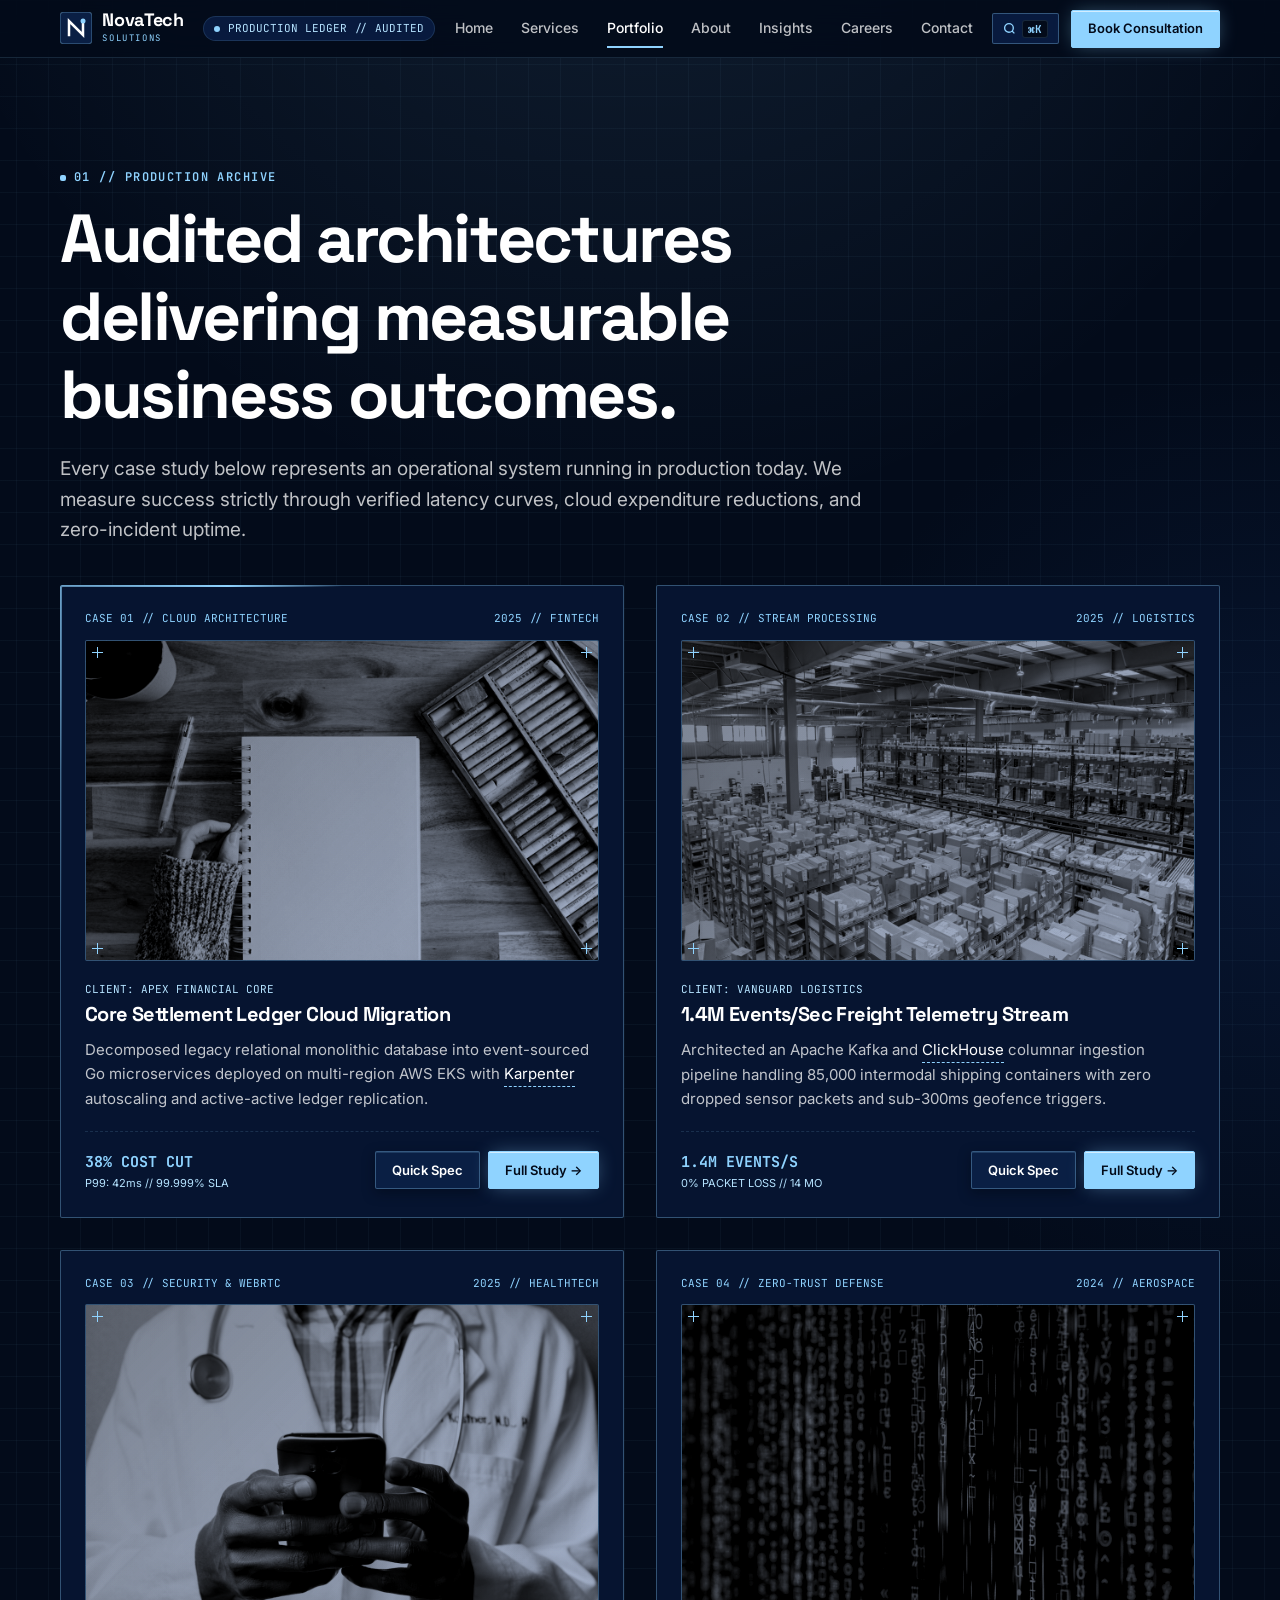
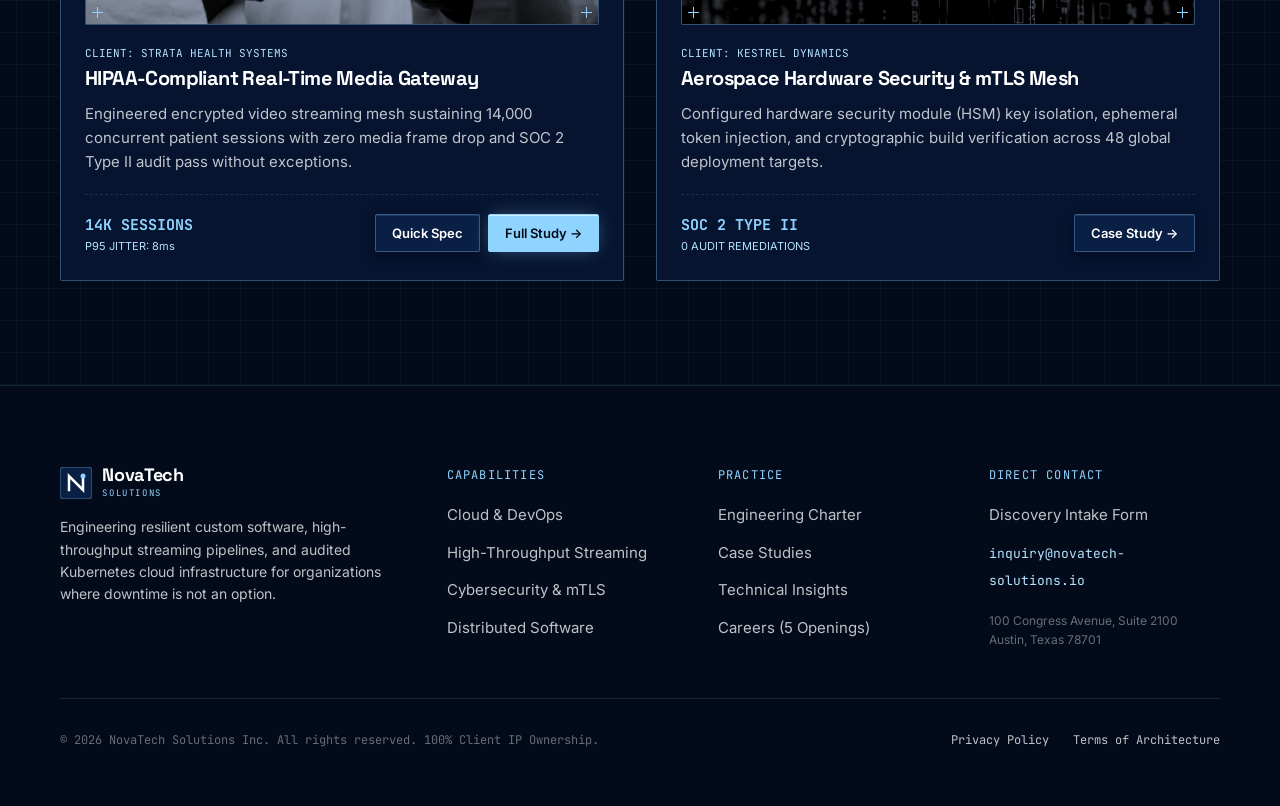
<file: portfolio.html>
<!DOCTYPE html>
<html lang="en">
<head>
  <meta charset="UTF-8">
  <meta name="viewport" content="width=device-width, initial-scale=1.0, viewport-fit=cover">
  <meta name="theme-color" content="#030B1A">
  <title>Production Portfolio — NovaTech Solutions</title>
  <meta name="description" content="Explore NovaTech Solutions' production portfolio: audited cloud migrations, 1.4M msg/sec stream pipelines, and zero-trust security deployments.">

  <!-- Favicon -->
  <link rel="icon" type="image/svg+xml" href="assets/favicon.svg">

  <!-- Preconnect Google Fonts -->
  <link rel="preconnect" href="https://fonts.googleapis.com">
  <link rel="preconnect" href="https://fonts.gstatic.com" crossorigin>
  <link href="https://fonts.googleapis.com/css2?family=Inter:wght@400;500;600&family=JetBrains+Mono:wght@400;500;600&family=Space+Grotesk:wght@500;600;700&display=swap" rel="stylesheet">

  <!-- Core Mobile-First Stylesheet -->
  <link rel="stylesheet" href="css/styles.css">
</head>
<body>

  <!-- Accessible Skip Link -->
  <a href="#main-content" class="skip-link">Skip to main content</a>

  <!-- Compact Engineered Header -->
  <header class="site-header" role="banner">
    <div class="container header-inner">
      <a href="index.html" class="brand" aria-label="NovaTech Solutions Home">
        <svg class="brand-mark" viewBox="0 0 32 32" fill="none" aria-hidden="true">
          <rect width="32" height="32" rx="4" fill="#0A1F44" stroke="#8FD3FF" stroke-opacity="0.32" stroke-width="1.5"/>
          <path d="M9 23V9L23 23V9" stroke="#FFFFFF" stroke-width="2.5" stroke-linecap="square" stroke-linejoin="miter"/>
          <circle cx="23" cy="9" r="2.5" fill="#8FD3FF"/>
        </svg>
        <div class="brand-type">
          <span class="brand-name">NovaTech</span>
          <span class="brand-sub">SOLUTIONS</span>
        </div>
      </a>

      <div class="telemetry-status" aria-label="Live System Telemetry">
        <span class="telemetry-pulse" aria-hidden="true"></span>
        <span>PRODUCTION LEDGER // AUDITED</span>
      </div>

      <nav class="nav-desktop" aria-label="Primary Navigation">
        <a href="index.html">Home</a>
        <a href="services.html">Services</a>
        <a href="portfolio.html" class="active">Portfolio</a>
        <a href="about.html">About</a>
        <a href="insights.html">Insights</a>
        <a href="careers.html">Careers</a>
        <a href="contact.html">Contact</a>
      </nav>

            <div class="header-actions">
        <button class="cmd-palette-trigger" type="button" aria-label="Open Command Search (⌘K)">
          <svg width="13" height="13" viewBox="0 0 24 24" fill="none" stroke="currentColor" stroke-width="2.5" aria-hidden="true">
            <circle cx="11" cy="11" r="8"/><line x1="21" y1="21" x2="16.65" y2="16.65"/>
          </svg>
          <span class="cmd-key-badge">⌘K</span>
        </button>
        <a href="contact.html" class="btn btn-primary btn-sm header-cta-desktop">Book Consultation</a>
        <button class="menu-toggle" aria-expanded="false" aria-controls="mobile-menu" aria-label="Open navigation menu">
          <svg viewBox="0 0 24 24" fill="none" stroke="currentColor" stroke-width="2" stroke-linecap="square" aria-hidden="true">
            <line x1="3" y1="6" x2="21" y2="6"/>
            <line x1="3" y1="12" x2="21" y2="12"/>
            <line x1="3" y1="18" x2="21" y2="18"/>
          </svg>
        </button>
      </div>
    </div>
  </header>

  <!-- Full-Screen Mobile Command Center Navigation -->
  <div id="mobile-menu" class="mobile-menu-overlay" aria-hidden="true">
    <div class="mobile-menu-links">
      <a href="index.html" class="mobile-menu-link">
        <span>Home</span>
        <span class="link-index">01</span>
      </a>
      <a href="services.html" class="mobile-menu-link">
        <span>Services</span>
        <span class="link-index">02</span>
      </a>
      <a href="portfolio.html" class="mobile-menu-link active">
        <span>Portfolio</span>
        <span class="link-index">03</span>
      </a>
      <a href="about.html" class="mobile-menu-link">
        <span>About</span>
        <span class="link-index">04</span>
      </a>
      <a href="insights.html" class="mobile-menu-link">
        <span>Insights</span>
        <span class="link-index">05</span>
      </a>
      <a href="careers.html" class="mobile-menu-link">
        <span>Careers</span>
        <span class="link-index">06</span>
      </a>
      <a href="contact.html" class="mobile-menu-link">
        <span>Contact</span>
        <span class="link-index">07</span>
      </a>
      <button class="mobile-menu-link cmd-palette-trigger" type="button" style="background:transparent; border:none; text-align:left; width:100%; cursor:pointer;">
        <span>Quick Jump</span>
        <span class="link-index" style="color:var(--sky-400); font-weight:700;">⌘K</span>
      </button>
    </div>

    <div class="mobile-menu-footer">
      <a href="contact.html" class="btn btn-primary btn-block">Schedule Technical Discovery</a>
      <div class="mobile-menu-meta">
        <span>VERIFIED CASE ARCHIVE</span>
        <span class="mono-num">6 CASE STUDIES</span>
      </div>
    </div>
  </div>

  <main id="main-content">

    <!-- Portfolio Intro -->
    <section class="section" aria-labelledby="portfolio-heading">
      <div class="container">
        <div style="max-width: 820px; margin-bottom: 2.5rem;">
          <div class="kicker">01 // Production Archive</div>
          <h1 id="portfolio-heading" style="margin-bottom: 1.25rem;">
            Audited architectures delivering measurable business outcomes.
          </h1>
          <p style="font-size: 1.1875rem; color: var(--white-75); line-height: 1.6;">
            Every case study below represents an operational system running in production today. We measure success strictly through verified latency curves, cloud expenditure reductions, and zero-incident uptime.
          </p>
        </div>

        <!-- 6 Case Study Grid -->
        <div style="display: grid; grid-template-columns: 1fr; gap: 2rem;" class="grid-2-tablet">
          
          <!-- Card 1: Apex Financial Core -->
          <article class="spotlight-card border-beam" style="background: var(--navy-900); border: 1px solid var(--hairline-bright); border-radius: var(--radius-xs); padding: 1.5rem; display: flex; flex-direction: column; justify-content: space-between;">
            <div>
              <div style="display: flex; justify-content: space-between; font-family: var(--font-mono); font-size: 0.6875rem; color: var(--sky-400); margin-bottom: 0.75rem;">
                <span>CASE 01 // CLOUD ARCHITECTURE</span>
                <span>2025 // FINTECH</span>
              </div>
              
              <div class="blueprint-frame" data-slot-label="IMG / project-1" style="aspect-ratio: 16 / 10; margin-bottom: 1.25rem;">
                <div class="corner-cross corner-tl"></div>
                <div class="corner-cross corner-tr"></div>
                <div class="corner-cross corner-bl"></div>
                <div class="corner-cross corner-br"></div>
                <img src="assets/images/project-1.jpg" alt="Apex Financial Core settlement ledger architecture" width="560" height="350" loading="lazy" decoding="async" onerror="this.style.display='none'">
              </div>

              <div style="font-family: var(--font-mono); font-size: 0.6875rem; color: var(--sky-300); margin-bottom: 0.25rem;">CLIENT: APEX FINANCIAL CORE</div>
              <h2 style="font-size: 1.25rem; margin-bottom: 0.75rem;">Core Settlement Ledger Cloud Migration</h2>
              <p style="font-size: 0.9375rem; color: var(--white-75); line-height: 1.6; margin-bottom: 1.25rem;">
                Decomposed legacy relational monolithic database into event-sourced Go microservices deployed on multi-region AWS EKS with <span class="arch-term" data-definition="Declarative node autoscaler that provisions EKS capacity in sub-45s.">Karpenter</span> autoscaling and active-active ledger replication.
              </p>
            </div>

            <div style="border-top: 1px dashed var(--hairline); padding-top: 1rem; display: flex; justify-content: space-between; align-items: center; flex-wrap: wrap; gap: 0.75rem;">
              <div>
                <span class="mono-num" style="font-weight: 700; color: var(--sky-400); font-size: 0.9375rem;">38% COST CUT</span>
                <span style="display: block; font-size: 0.6875rem; color: var(--sky-300);">P99: 42ms // 99.999% SLA</span>
              </div>
              <div style="display: flex; gap: 0.5rem;">
                <button class="btn btn-secondary btn-sm" data-open-case-modal data-case-id="case-1" aria-label="Quick Spec for Case 01">
                  Quick Spec
                </button>
                <a href="case-study.html" class="btn btn-primary btn-sm">
                  Full Study &rarr;
                </a>
              </div>
            </div>
          </article>

          <!-- Card 2: Vanguard Logistics -->
          <article class="spotlight-card" style="background: var(--navy-900); border: 1px solid var(--hairline-bright); border-radius: var(--radius-xs); padding: 1.5rem; display: flex; flex-direction: column; justify-content: space-between;">
            <div>
              <div style="display: flex; justify-content: space-between; font-family: var(--font-mono); font-size: 0.6875rem; color: var(--sky-400); margin-bottom: 0.75rem;">
                <span>CASE 02 // STREAM PROCESSING</span>
                <span>2025 // LOGISTICS</span>
              </div>
              
              <div class="blueprint-frame" data-slot-label="IMG / project-3" style="aspect-ratio: 16 / 10; margin-bottom: 1.25rem;">
                <div class="corner-cross corner-tl"></div>
                <div class="corner-cross corner-tr"></div>
                <div class="corner-cross corner-bl"></div>
                <div class="corner-cross corner-br"></div>
                <img src="assets/images/project-3.jpg" alt="Vanguard Logistics real-time stream ingestion architecture" width="560" height="350" loading="lazy" decoding="async" onerror="this.style.display='none'">
              </div>

              <div style="font-family: var(--font-mono); font-size: 0.6875rem; color: var(--sky-300); margin-bottom: 0.25rem;">CLIENT: VANGUARD LOGISTICS</div>
              <h2 style="font-size: 1.25rem; margin-bottom: 0.75rem;">1.4M Events/Sec Freight Telemetry Stream</h2>
              <p style="font-size: 0.9375rem; color: var(--white-75); line-height: 1.6; margin-bottom: 1.25rem;">
                Architected an Apache Kafka and <span class="arch-term" data-definition="Fast open-source columnar database management system for real-time analytical reporting.">ClickHouse</span> columnar ingestion pipeline handling 85,000 intermodal shipping containers with zero dropped sensor packets and sub-300ms geofence triggers.
              </p>
            </div>

            <div style="border-top: 1px dashed var(--hairline); padding-top: 1rem; display: flex; justify-content: space-between; align-items: center; flex-wrap: wrap; gap: 0.75rem;">
              <div>
                <span class="mono-num" style="font-weight: 700; color: var(--sky-400); font-size: 0.9375rem;">1.4M EVENTS/S</span>
                <span style="display: block; font-size: 0.6875rem; color: var(--sky-300);">0% PACKET LOSS // 14 MO</span>
              </div>
              <div style="display: flex; gap: 0.5rem;">
                <button class="btn btn-secondary btn-sm" data-open-case-modal data-case-id="case-3" aria-label="Quick Spec for Case 02">
                  Quick Spec
                </button>
                <a href="case-study.html" class="btn btn-primary btn-sm">
                  Full Study &rarr;
                </a>
              </div>
            </div>
          </article>

          <!-- Card 3: Strata Health -->
          <article class="spotlight-card" style="background: var(--navy-900); border: 1px solid var(--hairline-bright); border-radius: var(--radius-xs); padding: 1.5rem; display: flex; flex-direction: column; justify-content: space-between;">
            <div>
              <div style="display: flex; justify-content: space-between; font-family: var(--font-mono); font-size: 0.6875rem; color: var(--sky-400); margin-bottom: 0.75rem;">
                <span>CASE 03 // SECURITY &amp; WEBRTC</span>
                <span>2025 // HEALTHTECH</span>
              </div>
              
              <div class="blueprint-frame" data-slot-label="IMG / project-2" style="aspect-ratio: 16 / 10; margin-bottom: 1.25rem;">
                <div class="corner-cross corner-tl"></div>
                <div class="corner-cross corner-tr"></div>
                <div class="corner-cross corner-bl"></div>
                <div class="corner-cross corner-br"></div>
                <img src="assets/images/project-2.jpg" alt="Strata Health HIPAA WebRTC media mesh" width="560" height="350" loading="lazy" decoding="async" onerror="this.style.display='none'">
              </div>

              <div style="font-family: var(--font-mono); font-size: 0.6875rem; color: var(--sky-300); margin-bottom: 0.25rem;">CLIENT: STRATA HEALTH SYSTEMS</div>
              <h2 style="font-size: 1.25rem; margin-bottom: 0.75rem;">HIPAA-Compliant Real-Time Media Gateway</h2>
              <p style="font-size: 0.9375rem; color: var(--white-75); line-height: 1.6; margin-bottom: 1.25rem;">
                Engineered encrypted video streaming mesh sustaining 14,000 concurrent patient sessions with zero media frame drop and SOC 2 Type II audit pass without exceptions.
              </p>
            </div>

            <div style="border-top: 1px dashed var(--hairline); padding-top: 1rem; display: flex; justify-content: space-between; align-items: center; flex-wrap: wrap; gap: 0.75rem;">
              <div>
                <span class="mono-num" style="font-weight: 700; color: var(--sky-400); font-size: 0.9375rem;">14K SESSIONS</span>
                <span style="display: block; font-size: 0.6875rem; color: var(--sky-300);">P95 JITTER: 8ms</span>
              </div>
              <div style="display: flex; gap: 0.5rem;">
                <button class="btn btn-secondary btn-sm" data-open-case-modal data-case-id="case-2" aria-label="Quick Spec for Case 03">
                  Quick Spec
                </button>
                <a href="case-study.html" class="btn btn-primary btn-sm">
                  Full Study &rarr;
                </a>
              </div>
            </div>
          </article>

          <!-- Card 4: Kestrel Dynamics -->
          <article class="spotlight-card" style="background: var(--navy-900); border: 1px solid var(--hairline-bright); border-radius: var(--radius-xs); padding: 1.5rem; display: flex; flex-direction: column; justify-content: space-between;">
            <div>
              <div style="display: flex; justify-content: space-between; font-family: var(--font-mono); font-size: 0.6875rem; color: var(--sky-400); margin-bottom: 0.75rem;">
                <span>CASE 04 // ZERO-TRUST DEFENSE</span>
                <span>2024 // AEROSPACE</span>
              </div>
              
              <div class="blueprint-frame" data-slot-label="IMG / project-4" style="aspect-ratio: 16 / 10; margin-bottom: 1.25rem;">
                <div class="corner-cross corner-tl"></div>
                <div class="corner-cross corner-tr"></div>
                <div class="corner-cross corner-bl"></div>
                <div class="corner-cross corner-br"></div>
                <img src="assets/images/project-4.jpg" alt="Kestrel Dynamics multi-tenant zero-trust mesh" width="560" height="350" loading="lazy" decoding="async" onerror="this.style.display='none'">
              </div>

              <div style="font-family: var(--font-mono); font-size: 0.6875rem; color: var(--sky-300); margin-bottom: 0.25rem;">CLIENT: KESTREL DYNAMICS</div>
              <h2 style="font-size: 1.25rem; margin-bottom: 0.75rem;">Aerospace Hardware Security &amp; mTLS Mesh</h2>
              <p style="font-size: 0.9375rem; color: var(--white-75); line-height: 1.6; margin-bottom: 1.25rem;">
                Configured hardware security module (HSM) key isolation, ephemeral token injection, and cryptographic build verification across 48 global deployment targets.
              </p>
            </div>

            <div style="border-top: 1px dashed var(--hairline); padding-top: 1rem; display: flex; justify-content: space-between; align-items: center; flex-wrap: wrap; gap: 0.75rem;">
              <div>
                <span class="mono-num" style="font-weight: 700; color: var(--sky-400); font-size: 0.9375rem;">SOC 2 TYPE II</span>
                <span style="display: block; font-size: 0.6875rem; color: var(--sky-300);">0 AUDIT REMEDIATIONS</span>
              </div>
              <a href="case-study.html" class="btn btn-secondary btn-sm">
                Case Study &rarr;
              </a>
            </div>
          </article>

        </div>
      </div>
    </section>

  </main>

  <!-- Quick Spec Modal Dialog -->
  <div class="modal-overlay" role="dialog" aria-modal="true" aria-hidden="true" aria-labelledby="modal-case-title">
    <div class="modal-dialog">
      <button class="modal-close-btn" aria-label="Close dialog">
        <svg width="20" height="20" viewBox="0 0 24 24" fill="none" stroke="currentColor" stroke-width="2" aria-hidden="true">
          <line x1="18" y1="6" x2="6" y2="18"/>
          <line x1="6" y1="6" x2="18" y2="18"/>
        </svg>
      </button>
      <h3 id="modal-case-title" style="margin-bottom: 1rem;">Case Study Specifications</h3>
      <div id="modal-case-body"></div>
      <div style="margin-top: 1.5rem; display: flex; justify-content: flex-end;">
        <a href="case-study.html" class="btn btn-primary btn-sm">Read Full Study &rarr;</a>
      </div>
    </div>
  </div>

  <aside class="mobile-bottom-bar" aria-label="Quick Consultation Launcher">
    <div class="bottom-bar-inner">
      <div class="bottom-bar-info">
        <span class="bottom-bar-label">Production Archive</span>
        <span class="bottom-bar-metric mono-num">250+ SYSTEMS SHIPPED</span>
      </div>
      <a href="contact.html" class="btn btn-primary btn-sm">Schedule Discovery</a>
    </div>
  </aside>

  <footer class="site-footer" role="contentinfo">
    <div class="container">
      <div class="footer-grid">
        <div>
          <a href="index.html" class="brand" style="margin-bottom: 1rem;">
            <svg class="brand-mark" viewBox="0 0 32 32" fill="none" aria-hidden="true">
              <rect width="32" height="32" rx="4" fill="#0A1F44" stroke="#8FD3FF" stroke-opacity="0.32" stroke-width="1.5"/>
              <path d="M9 23V9L23 23V9" stroke="#FFFFFF" stroke-width="2.5" stroke-linecap="square" stroke-linejoin="miter"/>
              <circle cx="23" cy="9" r="2.5" fill="#8FD3FF"/>
            </svg>
            <div class="brand-type">
              <span class="brand-name">NovaTech</span>
              <span class="brand-sub">SOLUTIONS</span>
            </div>
          </a>
          <p style="font-size: 0.875rem; color: var(--white-75); line-height: 1.6;">
            Engineering resilient custom software, high-throughput streaming pipelines, and audited Kubernetes cloud infrastructure for organizations where downtime is not an option.
          </p>
        </div>
        <div>
          <div class="footer-col-title">Capabilities</div>
          <ul class="footer-links-list">
            <li><a href="services.html" class="footer-link">Cloud &amp; DevOps</a></li>
            <li><a href="services.html" class="footer-link">High-Throughput Streaming</a></li>
            <li><a href="services.html" class="footer-link">Cybersecurity &amp; mTLS</a></li>
            <li><a href="services.html" class="footer-link">Distributed Software</a></li>
          </ul>
        </div>
        <div>
          <div class="footer-col-title">Practice</div>
          <ul class="footer-links-list">
            <li><a href="about.html" class="footer-link">Engineering Charter</a></li>
            <li><a href="portfolio.html" class="footer-link">Case Studies</a></li>
            <li><a href="insights.html" class="footer-link">Technical Insights</a></li>
            <li><a href="careers.html" class="footer-link">Careers (5 Openings)</a></li>
          </ul>
        </div>
        <div>
          <div class="footer-col-title">Direct Contact</div>
          <ul class="footer-links-list">
            <li><a href="contact.html" class="footer-link">Discovery Intake Form</a></li>
            <li><span style="font-family: var(--font-mono); font-size: 0.8125rem; color: var(--sky-300);">inquiry@novatech-solutions.io</span></li>
            <li><span style="font-size: 0.75rem; color: var(--white-40); margin-top: 0.5rem; display: block;">100 Congress Avenue, Suite 2100<br>Austin, Texas 78701</span></li>
          </ul>
        </div>
      </div>
      <div class="footer-legal-bar">
        <span>&copy; 2026 NovaTech Solutions Inc. All rights reserved. 100% Client IP Ownership.</span>
        <div style="display: flex; gap: 1.5rem;">
          <a href="privacy.html" class="footer-link" style="font-size: 0.75rem;">Privacy Policy</a>
          <a href="terms.html" class="footer-link" style="font-size: 0.75rem;">Terms of Architecture</a>
        </div>
      </div>
    </div>
  </footer>

  <script src="js/main.js"></script>
</body>
</html>
</file>
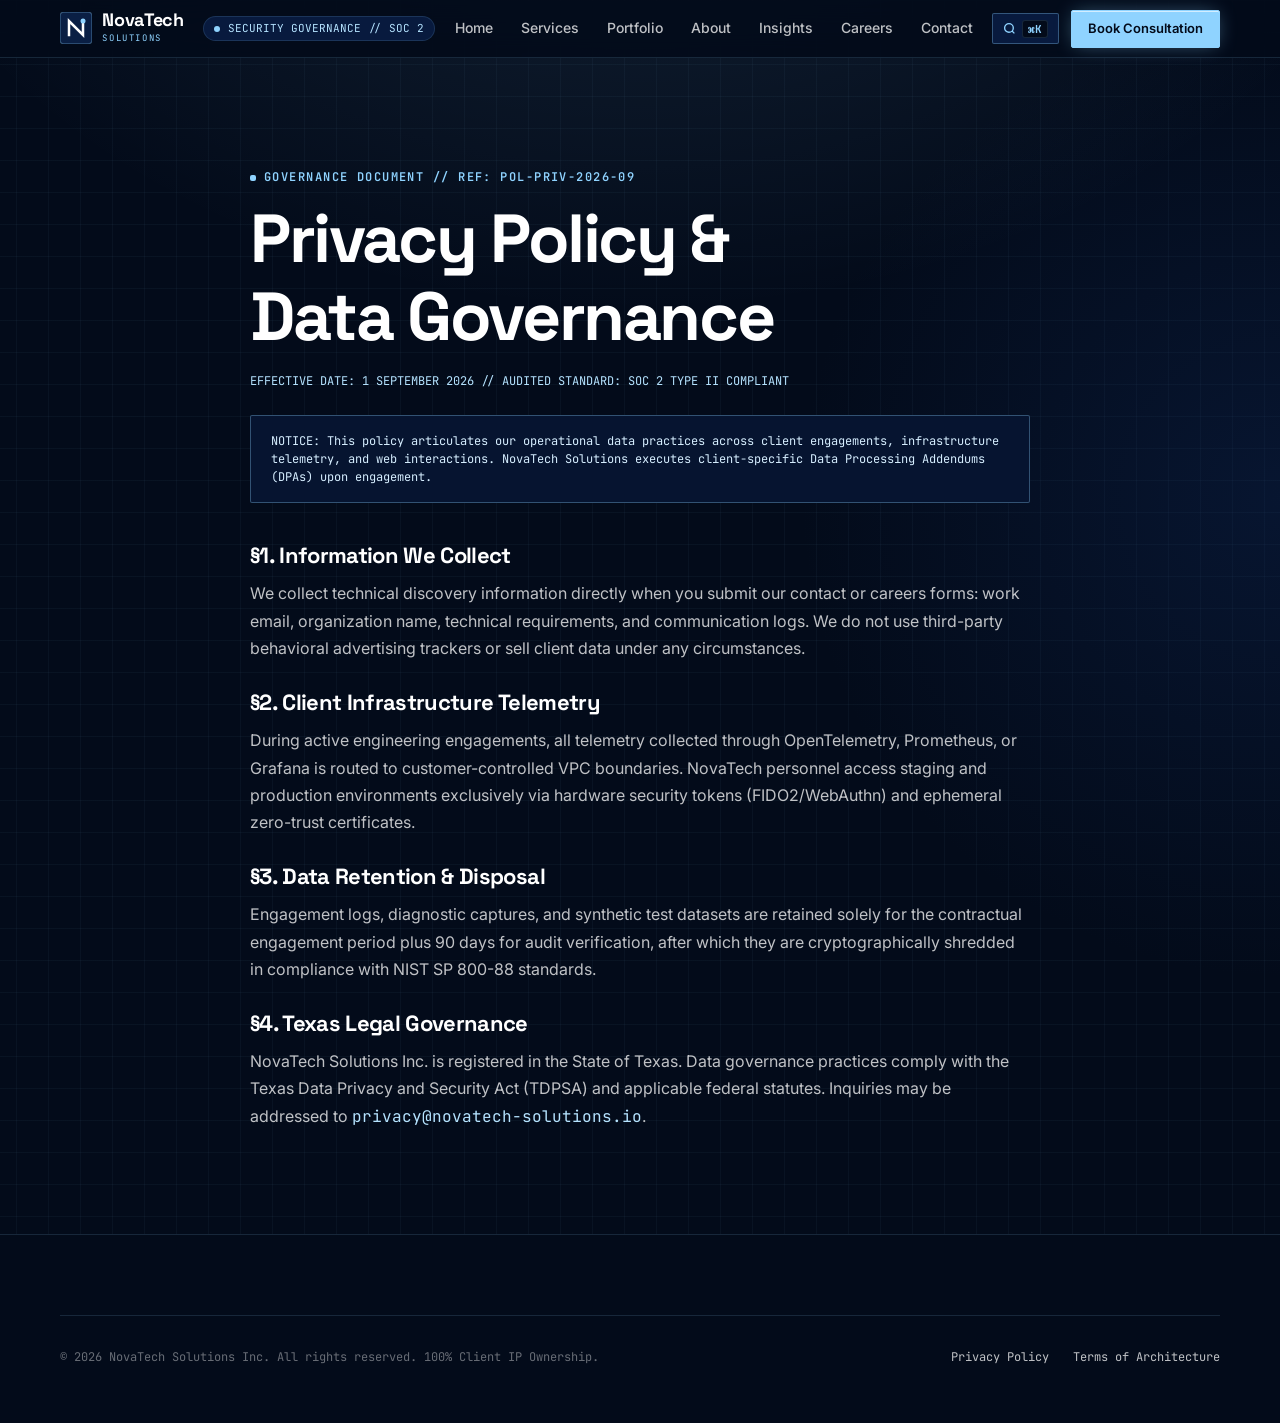
<file: privacy.html>
<!DOCTYPE html>
<html lang="en">
<head>
  <meta charset="UTF-8">
  <meta name="viewport" content="width=device-width, initial-scale=1.0, viewport-fit=cover">
  <meta name="theme-color" content="#030B1A">
  <title>Privacy Policy &amp; Data Governance — NovaTech Solutions</title>
  <meta name="description" content="Review NovaTech Solutions data governance, telemetry safeguards, and information security policy. SOC 2 Type II audited standards.">

  <!-- Favicon -->
  <link rel="icon" type="image/svg+xml" href="assets/favicon.svg">

  <!-- Preconnect Google Fonts -->
  <link rel="preconnect" href="https://fonts.googleapis.com">
  <link rel="preconnect" href="https://fonts.gstatic.com" crossorigin>
  <link href="https://fonts.googleapis.com/css2?family=Inter:wght@400;500;600&family=JetBrains+Mono:wght@400;500;600&family=Space+Grotesk:wght@500;600;700&display=swap" rel="stylesheet">

  <!-- Core Mobile-First Stylesheet -->
  <link rel="stylesheet" href="css/styles.css">
</head>
<body>

  <!-- Accessible Skip Link -->
  <a href="#main-content" class="skip-link">Skip to main content</a>

  <!-- Compact Engineered Header -->
  <header class="site-header" role="banner">
    <div class="container header-inner">
      <a href="index.html" class="brand" aria-label="NovaTech Solutions Home">
        <svg class="brand-mark" viewBox="0 0 32 32" fill="none" aria-hidden="true">
          <rect width="32" height="32" rx="4" fill="#0A1F44" stroke="#8FD3FF" stroke-opacity="0.32" stroke-width="1.5"/>
          <path d="M9 23V9L23 23V9" stroke="#FFFFFF" stroke-width="2.5" stroke-linecap="square" stroke-linejoin="miter"/>
          <circle cx="23" cy="9" r="2.5" fill="#8FD3FF"/>
        </svg>
        <div class="brand-type">
          <span class="brand-name">NovaTech</span>
          <span class="brand-sub">SOLUTIONS</span>
        </div>
      </a>

      <div class="telemetry-status" aria-label="Live System Telemetry">
        <span class="telemetry-pulse" aria-hidden="true"></span>
        <span>SECURITY GOVERNANCE // SOC 2</span>
      </div>

      <nav class="nav-desktop" aria-label="Primary Navigation">
        <a href="index.html">Home</a>
        <a href="services.html">Services</a>
        <a href="portfolio.html">Portfolio</a>
        <a href="about.html">About</a>
        <a href="insights.html">Insights</a>
        <a href="careers.html">Careers</a>
        <a href="contact.html">Contact</a>
      </nav>

            <div class="header-actions">
        <button class="cmd-palette-trigger" type="button" aria-label="Open Command Search (⌘K)">
          <svg width="13" height="13" viewBox="0 0 24 24" fill="none" stroke="currentColor" stroke-width="2.5" aria-hidden="true">
            <circle cx="11" cy="11" r="8"/><line x1="21" y1="21" x2="16.65" y2="16.65"/>
          </svg>
          <span class="cmd-key-badge">⌘K</span>
        </button>
        <a href="contact.html" class="btn btn-primary btn-sm header-cta-desktop">Book Consultation</a>
        <button class="menu-toggle" aria-expanded="false" aria-controls="mobile-menu" aria-label="Open navigation menu">
          <svg viewBox="0 0 24 24" fill="none" stroke="currentColor" stroke-width="2" stroke-linecap="square" aria-hidden="true">
            <line x1="3" y1="6" x2="21" y2="6"/>
            <line x1="3" y1="12" x2="21" y2="12"/>
            <line x1="3" y1="18" x2="21" y2="18"/>
          </svg>
        </button>
      </div>
    </div>
  </header>

  <!-- Full-Screen Mobile Command Center Navigation -->
  <div id="mobile-menu" class="mobile-menu-overlay" aria-hidden="true">
    <div class="mobile-menu-links">
      <a href="index.html" class="mobile-menu-link">
        <span>Home</span>
        <span class="link-index">01</span>
      </a>
      <a href="services.html" class="mobile-menu-link">
        <span>Services</span>
        <span class="link-index">02</span>
      </a>
      <a href="portfolio.html" class="mobile-menu-link">
        <span>Portfolio</span>
        <span class="link-index">03</span>
      </a>
      <a href="about.html" class="mobile-menu-link">
        <span>About</span>
        <span class="link-index">04</span>
      </a>
      <a href="insights.html" class="mobile-menu-link">
        <span>Insights</span>
        <span class="link-index">05</span>
      </a>
      <a href="careers.html" class="mobile-menu-link">
        <span>Careers</span>
        <span class="link-index">06</span>
      </a>
      <a href="contact.html" class="mobile-menu-link">
        <span>Contact</span>
        <span class="link-index">07</span>
      </a>
      <button class="mobile-menu-link cmd-palette-trigger" type="button" style="background:transparent; border:none; text-align:left; width:100%; cursor:pointer;">
        <span>Quick Jump</span>
        <span class="link-index" style="color:var(--sky-400); font-weight:700;">⌘K</span>
      </button>
    </div>

    <div class="mobile-menu-footer">
      <a href="index.html" class="btn btn-primary btn-block">Return to Operations Overview</a>
    </div>
  </div>

  <main id="main-content">
    <section class="section" aria-labelledby="privacy-heading">
      <div class="container" style="max-width: 820px;">
        
        <div style="margin-bottom: 2.5rem;">
          <div class="kicker">Governance Document // Ref: POL-PRIV-2026-09</div>
          <h1 id="privacy-heading" style="margin-bottom: 1rem;">Privacy Policy &amp; Data Governance</h1>
          <div style="font-family: var(--font-mono); font-size: 0.75rem; color: var(--sky-300); margin-bottom: 1.5rem;">
            EFFECTIVE DATE: 1 SEPTEMBER 2026 // AUDITED STANDARD: SOC 2 TYPE II COMPLIANT
          </div>

          <div style="background: var(--navy-900); border: 1px solid var(--hairline-bright); padding: 1rem 1.25rem; border-radius: var(--radius-xs); font-family: var(--font-mono); font-size: 0.75rem; color: var(--sky-200); line-height: 1.5;">
            NOTICE: This policy articulates our operational data practices across client engagements, infrastructure telemetry, and web interactions. NovaTech Solutions executes client-specific Data Processing Addendums (DPAs) upon engagement.
          </div>
        </div>

        <div style="font-size: 1rem; line-height: 1.7; color: var(--white-75); display: flex; flex-direction: column; gap: 1.75rem;">
          
          <div>
            <h2 style="font-size: 1.375rem; color: var(--white); margin-bottom: 0.75rem;">§1. Information We Collect</h2>
            <p>We collect technical discovery information directly when you submit our contact or careers forms: work email, organization name, technical requirements, and communication logs. We do not use third-party behavioral advertising trackers or sell client data under any circumstances.</p>
          </div>

          <div>
            <h2 style="font-size: 1.375rem; color: var(--white); margin-bottom: 0.75rem;">§2. Client Infrastructure Telemetry</h2>
            <p>During active engineering engagements, all telemetry collected through OpenTelemetry, Prometheus, or Grafana is routed to customer-controlled VPC boundaries. NovaTech personnel access staging and production environments exclusively via hardware security tokens (FIDO2/WebAuthn) and ephemeral zero-trust certificates.</p>
          </div>

          <div>
            <h2 style="font-size: 1.375rem; color: var(--white); margin-bottom: 0.75rem;">§3. Data Retention &amp; Disposal</h2>
            <p>Engagement logs, diagnostic captures, and synthetic test datasets are retained solely for the contractual engagement period plus 90 days for audit verification, after which they are cryptographically shredded in compliance with NIST SP 800-88 standards.</p>
          </div>

          <div>
            <h2 style="font-size: 1.375rem; color: var(--white); margin-bottom: 0.75rem;">§4. Texas Legal Governance</h2>
            <p>NovaTech Solutions Inc. is registered in the State of Texas. Data governance practices comply with the Texas Data Privacy and Security Act (TDPSA) and applicable federal statutes. Inquiries may be addressed to <span style="font-family: var(--font-mono); color: var(--sky-300);">privacy@novatech-solutions.io</span>.</p>
          </div>

        </div>

      </div>
    </section>
  </main>

  <footer class="site-footer" role="contentinfo">
    <div class="container">
      <div class="footer-legal-bar">
        <span>&copy; 2026 NovaTech Solutions Inc. All rights reserved. 100% Client IP Ownership.</span>
        <div style="display: flex; gap: 1.5rem;">
          <a href="privacy.html" class="footer-link" style="font-size: 0.75rem;">Privacy Policy</a>
          <a href="terms.html" class="footer-link" style="font-size: 0.75rem;">Terms of Architecture</a>
        </div>
      </div>
    </div>
  </footer>

  <script src="js/main.js"></script>
</body>
</html>
</file>
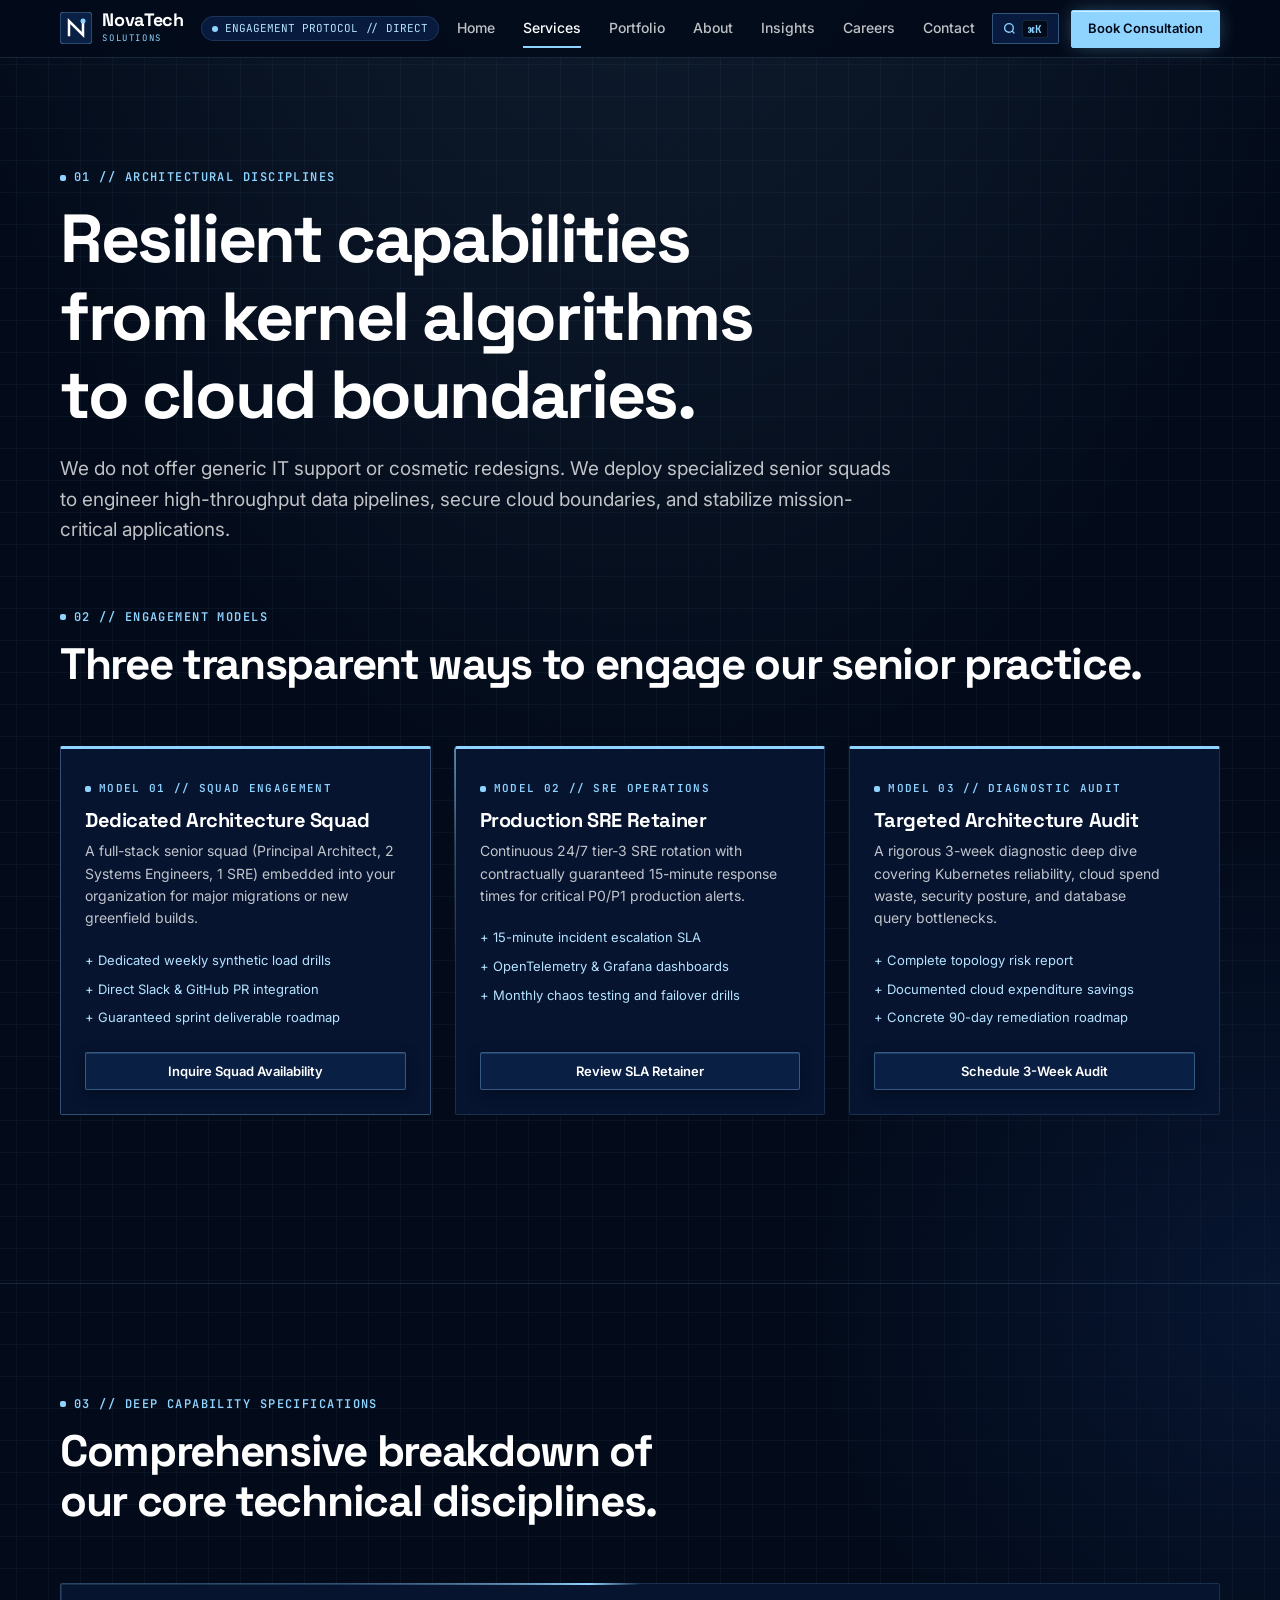
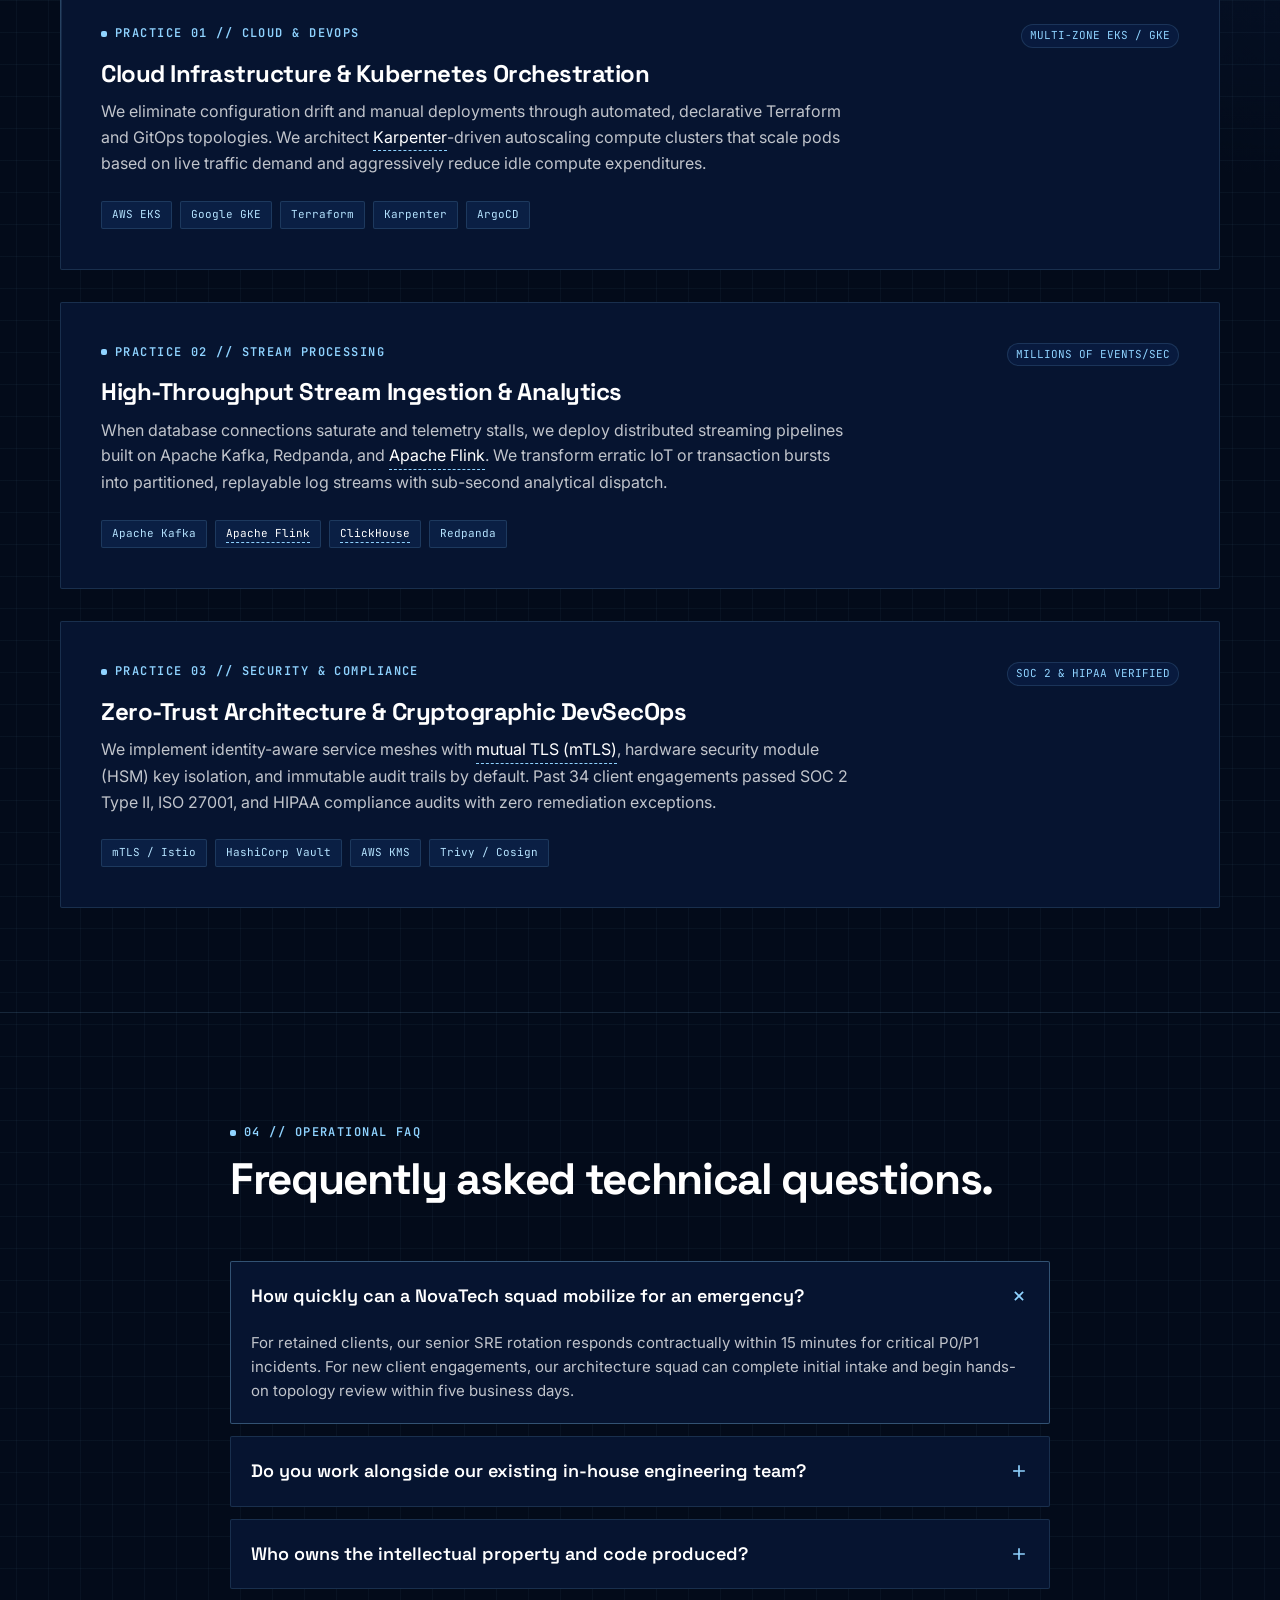
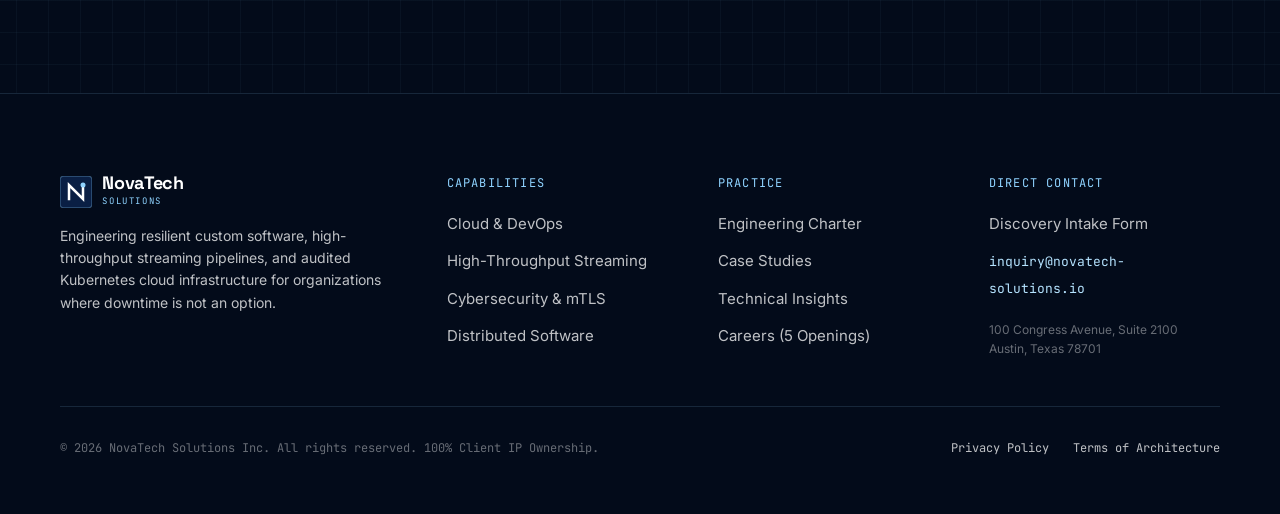
<file: services.html>
<!DOCTYPE html>
<html lang="en">
<head>
  <meta charset="UTF-8">
  <meta name="viewport" content="width=device-width, initial-scale=1.0, viewport-fit=cover">
  <meta name="theme-color" content="#030B1A">
  <title>Services &amp; Capabilities — NovaTech Solutions</title>
  <meta name="description" content="Explore NovaTech Solutions' six engineering disciplines: Kubernetes cloud architecture, event streaming with Kafka/Flink, zero-trust security, and 24/7 SRE.">

  <!-- Favicon -->
  <link rel="icon" type="image/svg+xml" href="assets/favicon.svg">

  <!-- Preconnect Google Fonts -->
  <link rel="preconnect" href="https://fonts.googleapis.com">
  <link rel="preconnect" href="https://fonts.gstatic.com" crossorigin>
  <link href="https://fonts.googleapis.com/css2?family=Inter:wght@400;500;600&family=JetBrains+Mono:wght@400;500;600&family=Space+Grotesk:wght@500;600;700&display=swap" rel="stylesheet">

  <!-- Core Mobile-First Stylesheet -->
  <link rel="stylesheet" href="css/styles.css">
</head>
<body>

  <!-- Accessible Skip Link -->
  <a href="#main-content" class="skip-link">Skip to main content</a>

  <!-- Compact Engineered Header -->
  <header class="site-header" role="banner">
    <div class="container header-inner">
      <a href="index.html" class="brand" aria-label="NovaTech Solutions Home">
        <svg class="brand-mark" viewBox="0 0 32 32" fill="none" aria-hidden="true">
          <rect width="32" height="32" rx="4" fill="#0A1F44" stroke="#8FD3FF" stroke-opacity="0.32" stroke-width="1.5"/>
          <path d="M9 23V9L23 23V9" stroke="#FFFFFF" stroke-width="2.5" stroke-linecap="square" stroke-linejoin="miter"/>
          <circle cx="23" cy="9" r="2.5" fill="#8FD3FF"/>
        </svg>
        <div class="brand-type">
          <span class="brand-name">NovaTech</span>
          <span class="brand-sub">SOLUTIONS</span>
        </div>
      </a>

      <div class="telemetry-status" aria-label="Live System Telemetry">
        <span class="telemetry-pulse" aria-hidden="true"></span>
        <span>ENGAGEMENT PROTOCOL // DIRECT</span>
      </div>

      <nav class="nav-desktop" aria-label="Primary Navigation">
        <a href="index.html">Home</a>
        <a href="services.html" class="active">Services</a>
        <a href="portfolio.html">Portfolio</a>
        <a href="about.html">About</a>
        <a href="insights.html">Insights</a>
        <a href="careers.html">Careers</a>
        <a href="contact.html">Contact</a>
      </nav>

            <div class="header-actions">
        <button class="cmd-palette-trigger" type="button" aria-label="Open Command Search (⌘K)">
          <svg width="13" height="13" viewBox="0 0 24 24" fill="none" stroke="currentColor" stroke-width="2.5" aria-hidden="true">
            <circle cx="11" cy="11" r="8"/><line x1="21" y1="21" x2="16.65" y2="16.65"/>
          </svg>
          <span class="cmd-key-badge">⌘K</span>
        </button>
        <a href="contact.html" class="btn btn-primary btn-sm header-cta-desktop">Book Consultation</a>
        <button class="menu-toggle" aria-expanded="false" aria-controls="mobile-menu" aria-label="Open navigation menu">
          <svg viewBox="0 0 24 24" fill="none" stroke="currentColor" stroke-width="2" stroke-linecap="square" aria-hidden="true">
            <line x1="3" y1="6" x2="21" y2="6"/>
            <line x1="3" y1="12" x2="21" y2="12"/>
            <line x1="3" y1="18" x2="21" y2="18"/>
          </svg>
        </button>
      </div>
    </div>
  </header>

  <!-- Full-Screen Mobile Command Center Navigation -->
  <div id="mobile-menu" class="mobile-menu-overlay" aria-hidden="true">
    <div class="mobile-menu-links">
      <a href="index.html" class="mobile-menu-link">
        <span>Home</span>
        <span class="link-index">01</span>
      </a>
      <a href="services.html" class="mobile-menu-link active">
        <span>Services</span>
        <span class="link-index">02</span>
      </a>
      <a href="portfolio.html" class="mobile-menu-link">
        <span>Portfolio</span>
        <span class="link-index">03</span>
      </a>
      <a href="about.html" class="mobile-menu-link">
        <span>About</span>
        <span class="link-index">04</span>
      </a>
      <a href="insights.html" class="mobile-menu-link">
        <span>Insights</span>
        <span class="link-index">05</span>
      </a>
      <a href="careers.html" class="mobile-menu-link">
        <span>Careers</span>
        <span class="link-index">06</span>
      </a>
      <a href="contact.html" class="mobile-menu-link">
        <span>Contact</span>
        <span class="link-index">07</span>
      </a>
      <button class="mobile-menu-link cmd-palette-trigger" type="button" style="background:transparent; border:none; text-align:left; width:100%; cursor:pointer;">
        <span>Quick Jump</span>
        <span class="link-index" style="color:var(--sky-400); font-weight:700;">⌘K</span>
      </button>
    </div>

    <div class="mobile-menu-footer">
      <a href="contact.html" class="btn btn-primary btn-block">Schedule Technical Discovery</a>
      <div class="mobile-menu-meta">
        <span>15-MINUTE SLA</span>
        <span class="mono-num">6 CORE PRACTICES</span>
      </div>
    </div>
  </div>

  <main id="main-content">

    <!-- Services Header -->
    <section class="section" aria-labelledby="services-hero-heading">
      <div class="container">
        <div style="max-width: 860px; margin-bottom: 3.5rem;">
          <div class="kicker">01 // Architectural Disciplines</div>
          <h1 id="services-hero-heading" style="margin-bottom: 1.25rem;">
            Resilient capabilities from kernel algorithms to cloud boundaries.
          </h1>
          <p style="font-size: 1.1875rem; color: var(--white-75); line-height: 1.6;">
            We do not offer generic IT support or cosmetic redesigns. We deploy specialized senior squads to engineer high-throughput data pipelines, secure cloud boundaries, and stabilize mission-critical applications.
          </p>
        </div>

        <!-- 3 Delivery Models (Mobile Stacked Cards / Desktop Grid) -->
        <div class="section-header">
          <div class="kicker">02 // Engagement Models</div>
          <h2>Three transparent ways to engage our senior practice.</h2>
        </div>

        <div style="display: grid; grid-template-columns: 1fr; gap: 1.5rem; margin-bottom: 4rem;" class="grid-3-tablet">
          
          <!-- Model 1 -->
          <div class="spotlight-card" style="background: var(--navy-900); border: 1px solid var(--hairline-bright); border-top: 3px solid var(--sky-400); padding: 1.5rem; border-radius: var(--radius-xs); display: flex; flex-direction: column; justify-content: space-between;">
            <div>
              <div class="kicker" style="font-size: 0.6875rem;">MODEL 01 // SQUAD ENGAGEMENT</div>
              <h3 style="font-size: 1.25rem; margin-bottom: 0.5rem;">Dedicated Architecture Squad</h3>
              <p style="font-size: 0.875rem; color: var(--white-75); margin-bottom: 1.25rem;">
                A full-stack senior squad (Principal Architect, 2 Systems Engineers, 1 SRE) embedded into your organization for major migrations or new greenfield builds.
              </p>
              <ul style="font-size: 0.8125rem; color: var(--sky-300); list-style: none; display: flex; flex-direction: column; gap: 0.5rem; margin-bottom: 1.5rem;">
                <li>+ Dedicated weekly synthetic load drills</li>
                <li>+ Direct Slack &amp; GitHub PR integration</li>
                <li>+ Guaranteed sprint deliverable roadmap</li>
              </ul>
            </div>
            <a href="contact.html" class="btn btn-secondary btn-sm btn-block">Inquire Squad Availability</a>
          </div>

          <!-- Model 2 -->
          <div class="spotlight-card border-beam" style="background: var(--navy-900); border: 1px solid var(--hairline); border-top: 3px solid var(--sky-400); padding: 1.5rem; border-radius: var(--radius-xs); display: flex; flex-direction: column; justify-content: space-between;">
            <div>
              <div class="kicker" style="font-size: 0.6875rem;">MODEL 02 // SRE OPERATIONS</div>
              <h3 style="font-size: 1.25rem; margin-bottom: 0.5rem;">Production SRE Retainer</h3>
              <p style="font-size: 0.875rem; color: var(--white-75); margin-bottom: 1.25rem;">
                Continuous 24/7 tier-3 SRE rotation with contractually guaranteed 15-minute response times for critical P0/P1 production alerts.
              </p>
              <ul style="font-size: 0.8125rem; color: var(--sky-300); list-style: none; display: flex; flex-direction: column; gap: 0.5rem; margin-bottom: 1.5rem;">
                <li>+ 15-minute incident escalation SLA</li>
                <li>+ OpenTelemetry &amp; Grafana dashboards</li>
                <li>+ Monthly chaos testing and failover drills</li>
              </ul>
            </div>
            <a href="contact.html" class="btn btn-secondary btn-sm btn-block">Review SLA Retainer</a>
          </div>

          <!-- Model 3 -->
          <div class="spotlight-card" style="background: var(--navy-900); border: 1px solid var(--hairline); border-top: 3px solid var(--sky-400); padding: 1.5rem; border-radius: var(--radius-xs); display: flex; flex-direction: column; justify-content: space-between;">
            <div>
              <div class="kicker" style="font-size: 0.6875rem;">MODEL 03 // DIAGNOSTIC AUDIT</div>
              <h3 style="font-size: 1.25rem; margin-bottom: 0.5rem;">Targeted Architecture Audit</h3>
              <p style="font-size: 0.875rem; color: var(--white-75); margin-bottom: 1.25rem;">
                A rigorous 3-week diagnostic deep dive covering Kubernetes reliability, cloud spend waste, security posture, and database query bottlenecks.
              </p>
              <ul style="font-size: 0.8125rem; color: var(--sky-300); list-style: none; display: flex; flex-direction: column; gap: 0.5rem; margin-bottom: 1.5rem;">
                <li>+ Complete topology risk report</li>
                <li>+ Documented cloud expenditure savings</li>
                <li>+ Concrete 90-day remediation roadmap</li>
              </ul>
            </div>
            <a href="contact.html" class="btn btn-secondary btn-sm btn-block">Schedule 3-Week Audit</a>
          </div>

        </div>

      </div>
    </section>

    <!-- 6 Detailed Capability Blocks -->
    <section class="section section-border-top" aria-labelledby="practices-heading">
      <div class="container">
        <div class="section-header">
          <div class="kicker">03 // Deep Capability Specifications</div>
          <h2 id="practices-heading">Comprehensive breakdown of our core technical disciplines.</h2>
        </div>

        <div style="display: flex; flex-direction: column; gap: 2rem;">
          
          <!-- Practice 1 -->
          <article class="spotlight-card border-beam" style="background: var(--navy-900); border: 1px solid var(--hairline); padding: clamp(1.5rem, 4vw, 2.5rem); border-radius: var(--radius-xs);">
            <div style="display: flex; justify-content: space-between; align-items: flex-start; flex-wrap: wrap; gap: 0.5rem; margin-bottom: 0.75rem;">
              <span class="kicker" style="margin-bottom: 0;">PRACTICE 01 // CLOUD &amp; DEVOPS</span>
              <span style="font-family: var(--font-mono); font-size: 0.6875rem; color: var(--sky-400); background: var(--navy-850); padding: 2px 8px; border: 1px solid var(--hairline); border-radius: var(--radius-pill);">MULTI-ZONE EKS / GKE</span>
            </div>
            <h3 style="font-size: 1.5rem; margin-bottom: 0.75rem;">Cloud Infrastructure &amp; Kubernetes Orchestration</h3>
            <p style="font-size: 1rem; color: var(--white-75); line-height: 1.6; max-width: 75ch; margin-bottom: 1.5rem;">
              We eliminate configuration drift and manual deployments through automated, declarative Terraform and GitOps topologies. We architect <span class="arch-term" data-definition="Declarative node autoscaler that provisions EKS capacity in sub-45s.">Karpenter</span>-driven autoscaling compute clusters that scale pods based on live traffic demand and aggressively reduce idle compute expenditures.
            </p>
            <div style="display: flex; flex-wrap: wrap; gap: 0.5rem;">
              <span style="font-family: var(--font-mono); font-size: 0.6875rem; padding: 4px 10px; background: var(--navy-800); border: 1px solid var(--hairline); border-radius: 2px; color: var(--sky-300);">AWS EKS</span>
              <span style="font-family: var(--font-mono); font-size: 0.6875rem; padding: 4px 10px; background: var(--navy-800); border: 1px solid var(--hairline); border-radius: 2px; color: var(--sky-300);">Google GKE</span>
              <span style="font-family: var(--font-mono); font-size: 0.6875rem; padding: 4px 10px; background: var(--navy-800); border: 1px solid var(--hairline); border-radius: 2px; color: var(--sky-300);">Terraform</span>
              <span style="font-family: var(--font-mono); font-size: 0.6875rem; padding: 4px 10px; background: var(--navy-800); border: 1px solid var(--hairline); border-radius: 2px; color: var(--sky-300);">Karpenter</span>
              <span style="font-family: var(--font-mono); font-size: 0.6875rem; padding: 4px 10px; background: var(--navy-800); border: 1px solid var(--hairline); border-radius: 2px; color: var(--sky-300);">ArgoCD</span>
            </div>
          </article>

          <!-- Practice 2 -->
          <article class="spotlight-card" style="background: var(--navy-900); border: 1px solid var(--hairline); padding: clamp(1.5rem, 4vw, 2.5rem); border-radius: var(--radius-xs);">
            <div style="display: flex; justify-content: space-between; align-items: flex-start; flex-wrap: wrap; gap: 0.5rem; margin-bottom: 0.75rem;">
              <span class="kicker" style="margin-bottom: 0;">PRACTICE 02 // STREAM PROCESSING</span>
              <span style="font-family: var(--font-mono); font-size: 0.6875rem; color: var(--sky-400); background: var(--navy-850); padding: 2px 8px; border: 1px solid var(--hairline); border-radius: var(--radius-pill);">MILLIONS OF EVENTS/SEC</span>
            </div>
            <h3 style="font-size: 1.5rem; margin-bottom: 0.75rem;">High-Throughput Stream Ingestion &amp; Analytics</h3>
            <p style="font-size: 1rem; color: var(--white-75); line-height: 1.6; max-width: 75ch; margin-bottom: 1.5rem;">
              When database connections saturate and telemetry stalls, we deploy distributed streaming pipelines built on Apache Kafka, Redpanda, and <span class="arch-term" data-definition="Stateful stream processing engine capable of exactly-once event windowing under massive burst loads.">Apache Flink</span>. We transform erratic IoT or transaction bursts into partitioned, replayable log streams with sub-second analytical dispatch.
            </p>
            <div style="display: flex; flex-wrap: wrap; gap: 0.5rem;">
              <span style="font-family: var(--font-mono); font-size: 0.6875rem; padding: 4px 10px; background: var(--navy-800); border: 1px solid var(--hairline); border-radius: 2px; color: var(--sky-300);">Apache Kafka</span>
              <span style="font-family: var(--font-mono); font-size: 0.6875rem; padding: 4px 10px; background: var(--navy-800); border: 1px solid var(--hairline); border-radius: 2px; color: var(--sky-300);"><span class="arch-term" data-definition="Stateful stream processing engine capable of exactly-once event windowing under massive burst loads.">Apache Flink</span></span>
              <span style="font-family: var(--font-mono); font-size: 0.6875rem; padding: 4px 10px; background: var(--navy-800); border: 1px solid var(--hairline); border-radius: 2px; color: var(--sky-300);"><span class="arch-term" data-definition="Fast open-source columnar database management system for real-time analytical reporting.">ClickHouse</span></span>
              <span style="font-family: var(--font-mono); font-size: 0.6875rem; padding: 4px 10px; background: var(--navy-800); border: 1px solid var(--hairline); border-radius: 2px; color: var(--sky-300);">Redpanda</span>
            </div>
          </article>

          <!-- Practice 3 -->
          <article class="spotlight-card" style="background: var(--navy-900); border: 1px solid var(--hairline); padding: clamp(1.5rem, 4vw, 2.5rem); border-radius: var(--radius-xs);">
            <div style="display: flex; justify-content: space-between; align-items: flex-start; flex-wrap: wrap; gap: 0.5rem; margin-bottom: 0.75rem;">
              <span class="kicker" style="margin-bottom: 0;">PRACTICE 03 // SECURITY &amp; COMPLIANCE</span>
              <span style="font-family: var(--font-mono); font-size: 0.6875rem; color: var(--sky-400); background: var(--navy-850); padding: 2px 8px; border: 1px solid var(--hairline); border-radius: var(--radius-pill);">SOC 2 &amp; HIPAA VERIFIED</span>
            </div>
            <h3 style="font-size: 1.5rem; margin-bottom: 0.75rem;">Zero-Trust Architecture &amp; Cryptographic DevSecOps</h3>
            <p style="font-size: 1rem; color: var(--white-75); line-height: 1.6; max-width: 75ch; margin-bottom: 1.5rem;">
              We implement identity-aware service meshes with <span class="arch-term" data-definition="Mutual TLS 1.3 cryptographic identity verification ensuring zero unauthenticated plaintext transit.">mutual TLS (mTLS)</span>, hardware security module (HSM) key isolation, and immutable audit trails by default. Past 34 client engagements passed SOC 2 Type II, ISO 27001, and HIPAA compliance audits with zero remediation exceptions.
            </p>
            <div style="display: flex; flex-wrap: wrap; gap: 0.5rem;">
              <span style="font-family: var(--font-mono); font-size: 0.6875rem; padding: 4px 10px; background: var(--navy-800); border: 1px solid var(--hairline); border-radius: 2px; color: var(--sky-300);">mTLS / Istio</span>
              <span style="font-family: var(--font-mono); font-size: 0.6875rem; padding: 4px 10px; background: var(--navy-800); border: 1px solid var(--hairline); border-radius: 2px; color: var(--sky-300);">HashiCorp Vault</span>
              <span style="font-family: var(--font-mono); font-size: 0.6875rem; padding: 4px 10px; background: var(--navy-800); border: 1px solid var(--hairline); border-radius: 2px; color: var(--sky-300);">AWS KMS</span>
              <span style="font-family: var(--font-mono); font-size: 0.6875rem; padding: 4px 10px; background: var(--navy-800); border: 1px solid var(--hairline); border-radius: 2px; color: var(--sky-300);">Trivy / Cosign</span>
            </div>
          </article>

        </div>
      </div>
    </section>

    <!-- FAQ Accordions -->
    <section class="section section-border-top" aria-labelledby="faq-heading">
      <div class="container" style="max-width: 860px;">
        <div class="section-header">
          <div class="kicker">04 // Operational FAQ</div>
          <h2 id="faq-heading">Frequently asked technical questions.</h2>
        </div>

        <div class="accordion-group">
          
          <details class="accordion-item" open>
            <summary class="accordion-summary">
              <span>How quickly can a NovaTech squad mobilize for an emergency?</span>
              <svg class="accordion-icon" viewBox="0 0 24 24" fill="none" stroke="currentColor" stroke-width="2" aria-hidden="true"><line x1="12" y1="5" x2="12" y2="19"/><line x1="5" y1="12" x2="19" y2="12"/></svg>
            </summary>
            <div class="accordion-content">
              For retained clients, our senior SRE rotation responds contractually within 15 minutes for critical P0/P1 incidents. For new client engagements, our architecture squad can complete initial intake and begin hands-on topology review within five business days.
            </div>
          </details>

          <details class="accordion-item">
            <summary class="accordion-summary">
              <span>Do you work alongside our existing in-house engineering team?</span>
              <svg class="accordion-icon" viewBox="0 0 24 24" fill="none" stroke="currentColor" stroke-width="2" aria-hidden="true"><line x1="12" y1="5" x2="12" y2="19"/><line x1="5" y1="12" x2="19" y2="12"/></svg>
            </summary>
            <div class="accordion-content">
              Yes. We integrate directly into your existing Slack, Jira/Linear, and GitHub environments. We pair program on complex consensus problems, conduct rigorous PR reviews, and build automated runbooks so your team can maintain all infrastructure independently.
            </div>
          </details>

          <details class="accordion-item">
            <summary class="accordion-summary">
              <span>Who owns the intellectual property and code produced?</span>
              <svg class="accordion-icon" viewBox="0 0 24 24" fill="none" stroke="currentColor" stroke-width="2" aria-hidden="true"><line x1="12" y1="5" x2="12" y2="19"/><line x1="5" y1="12" x2="19" y2="12"/></svg>
            </summary>
            <div class="accordion-content">
              You own 100% of all code, configuration files, Terraform manifests, and documentation from day one. We use open industry standards and build zero proprietary dependencies that lock you into our agency.
            </div>
          </details>

        </div>
      </div>
    </section>

  </main>

  <aside class="mobile-bottom-bar" aria-label="Quick Consultation Launcher">
    <div class="bottom-bar-inner">
      <div class="bottom-bar-info">
        <span class="bottom-bar-label">Direct Engineering Access</span>
        <span class="bottom-bar-metric mono-num">6 DISCIPLINES</span>
      </div>
      <a href="contact.html" class="btn btn-primary btn-sm">Schedule Discovery</a>
    </div>
  </aside>

  <footer class="site-footer" role="contentinfo">
    <div class="container">
      <div class="footer-grid">
        <div>
          <a href="index.html" class="brand" style="margin-bottom: 1rem;">
            <svg class="brand-mark" viewBox="0 0 32 32" fill="none" aria-hidden="true">
              <rect width="32" height="32" rx="4" fill="#0A1F44" stroke="#8FD3FF" stroke-opacity="0.32" stroke-width="1.5"/>
              <path d="M9 23V9L23 23V9" stroke="#FFFFFF" stroke-width="2.5" stroke-linecap="square" stroke-linejoin="miter"/>
              <circle cx="23" cy="9" r="2.5" fill="#8FD3FF"/>
            </svg>
            <div class="brand-type">
              <span class="brand-name">NovaTech</span>
              <span class="brand-sub">SOLUTIONS</span>
            </div>
          </a>
          <p style="font-size: 0.875rem; color: var(--white-75); line-height: 1.6;">
            Engineering resilient custom software, high-throughput streaming pipelines, and audited Kubernetes cloud infrastructure for organizations where downtime is not an option.
          </p>
        </div>
        <div>
          <div class="footer-col-title">Capabilities</div>
          <ul class="footer-links-list">
            <li><a href="services.html" class="footer-link">Cloud &amp; DevOps</a></li>
            <li><a href="services.html" class="footer-link">High-Throughput Streaming</a></li>
            <li><a href="services.html" class="footer-link">Cybersecurity &amp; mTLS</a></li>
            <li><a href="services.html" class="footer-link">Distributed Software</a></li>
          </ul>
        </div>
        <div>
          <div class="footer-col-title">Practice</div>
          <ul class="footer-links-list">
            <li><a href="about.html" class="footer-link">Engineering Charter</a></li>
            <li><a href="portfolio.html" class="footer-link">Case Studies</a></li>
            <li><a href="insights.html" class="footer-link">Technical Insights</a></li>
            <li><a href="careers.html" class="footer-link">Careers (5 Openings)</a></li>
          </ul>
        </div>
        <div>
          <div class="footer-col-title">Direct Contact</div>
          <ul class="footer-links-list">
            <li><a href="contact.html" class="footer-link">Discovery Intake Form</a></li>
            <li><span style="font-family: var(--font-mono); font-size: 0.8125rem; color: var(--sky-300);">inquiry@novatech-solutions.io</span></li>
            <li><span style="font-size: 0.75rem; color: var(--white-40); margin-top: 0.5rem; display: block;">100 Congress Avenue, Suite 2100<br>Austin, Texas 78701</span></li>
          </ul>
        </div>
      </div>
      <div class="footer-legal-bar">
        <span>&copy; 2026 NovaTech Solutions Inc. All rights reserved. 100% Client IP Ownership.</span>
        <div style="display: flex; gap: 1.5rem;">
          <a href="privacy.html" class="footer-link" style="font-size: 0.75rem;">Privacy Policy</a>
          <a href="terms.html" class="footer-link" style="font-size: 0.75rem;">Terms of Architecture</a>
        </div>
      </div>
    </div>
  </footer>

  <script src="js/main.js"></script>
</body>
</html>
</file>
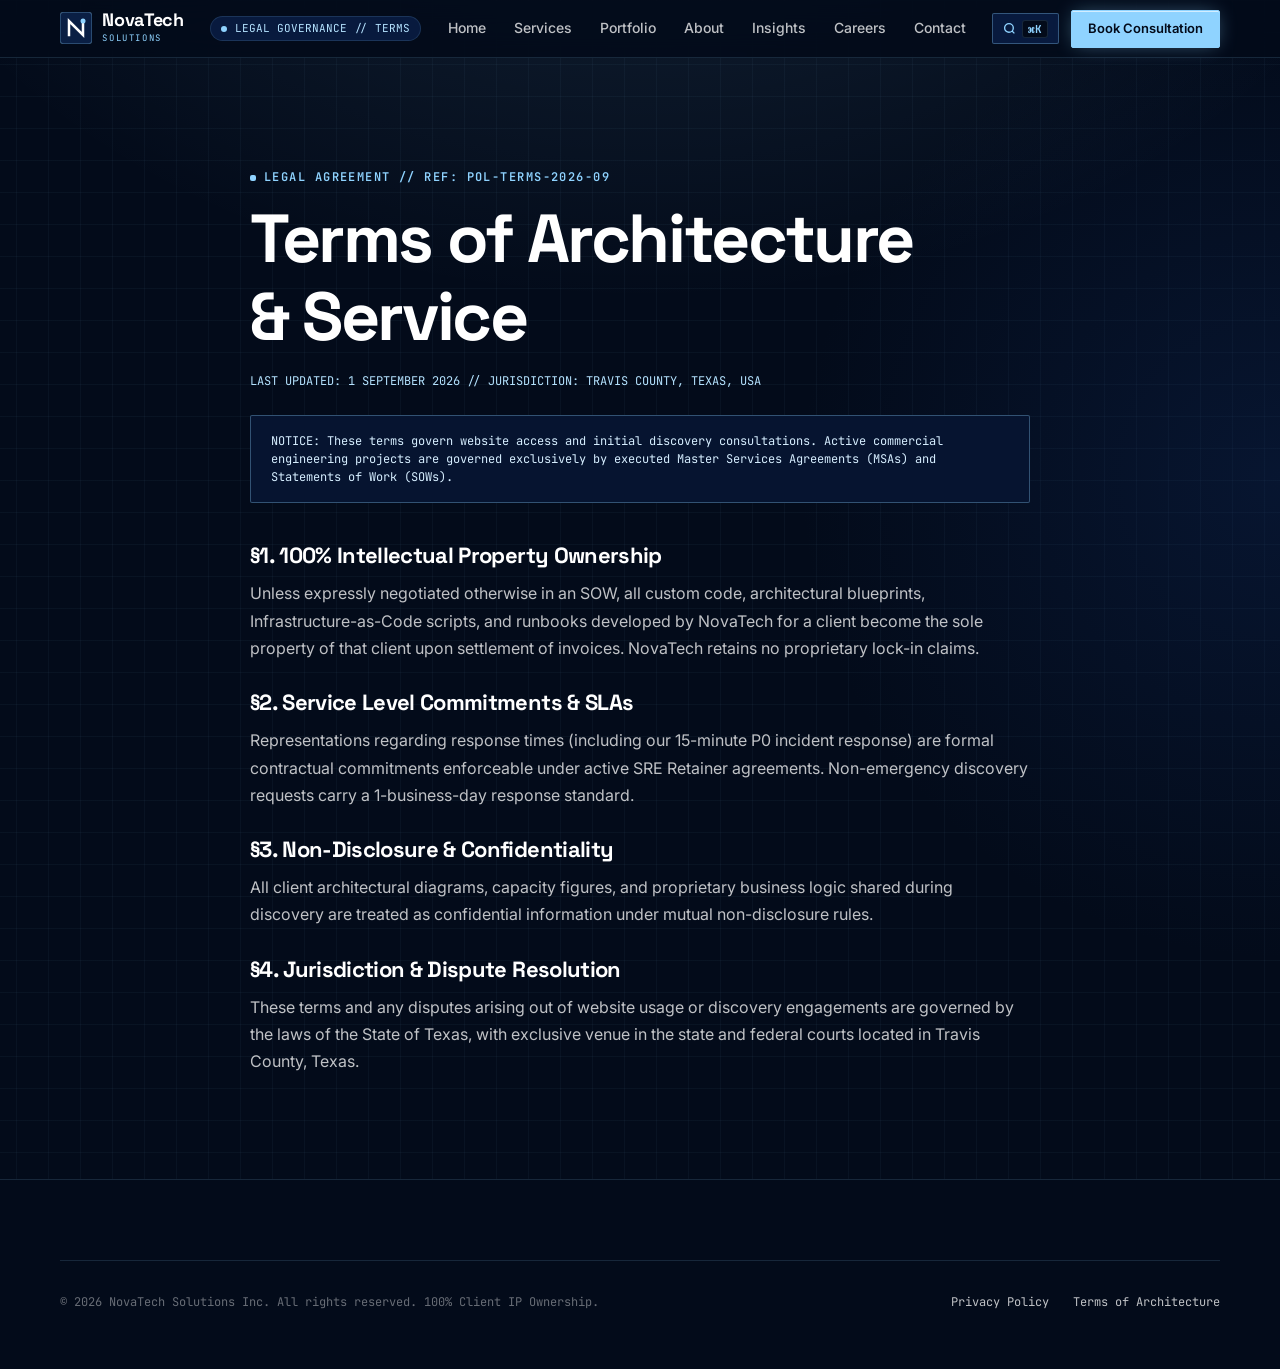
<file: terms.html>
<!DOCTYPE html>
<html lang="en">
<head>
  <meta charset="UTF-8">
  <meta name="viewport" content="width=device-width, initial-scale=1.0, viewport-fit=cover">
  <meta name="theme-color" content="#030B1A">
  <title>Terms of Architecture &amp; Service — NovaTech Solutions</title>
  <meta name="description" content="Terms of service, engineering representations, intellectual property provisions, and governing law for NovaTech Solutions.">

  <!-- Favicon -->
  <link rel="icon" type="image/svg+xml" href="assets/favicon.svg">

  <!-- Preconnect Google Fonts -->
  <link rel="preconnect" href="https://fonts.googleapis.com">
  <link rel="preconnect" href="https://fonts.gstatic.com" crossorigin>
  <link href="https://fonts.googleapis.com/css2?family=Inter:wght@400;500;600&family=JetBrains+Mono:wght@400;500;600&family=Space+Grotesk:wght@500;600;700&display=swap" rel="stylesheet">

  <!-- Core Mobile-First Stylesheet -->
  <link rel="stylesheet" href="css/styles.css">
</head>
<body>

  <!-- Accessible Skip Link -->
  <a href="#main-content" class="skip-link">Skip to main content</a>

  <!-- Compact Engineered Header -->
  <header class="site-header" role="banner">
    <div class="container header-inner">
      <a href="index.html" class="brand" aria-label="NovaTech Solutions Home">
        <svg class="brand-mark" viewBox="0 0 32 32" fill="none" aria-hidden="true">
          <rect width="32" height="32" rx="4" fill="#0A1F44" stroke="#8FD3FF" stroke-opacity="0.32" stroke-width="1.5"/>
          <path d="M9 23V9L23 23V9" stroke="#FFFFFF" stroke-width="2.5" stroke-linecap="square" stroke-linejoin="miter"/>
          <circle cx="23" cy="9" r="2.5" fill="#8FD3FF"/>
        </svg>
        <div class="brand-type">
          <span class="brand-name">NovaTech</span>
          <span class="brand-sub">SOLUTIONS</span>
        </div>
      </a>

      <div class="telemetry-status" aria-label="Live System Telemetry">
        <span class="telemetry-pulse" aria-hidden="true"></span>
        <span>LEGAL GOVERNANCE // TERMS</span>
      </div>

      <nav class="nav-desktop" aria-label="Primary Navigation">
        <a href="index.html">Home</a>
        <a href="services.html">Services</a>
        <a href="portfolio.html">Portfolio</a>
        <a href="about.html">About</a>
        <a href="insights.html">Insights</a>
        <a href="careers.html">Careers</a>
        <a href="contact.html">Contact</a>
      </nav>

            <div class="header-actions">
        <button class="cmd-palette-trigger" type="button" aria-label="Open Command Search (⌘K)">
          <svg width="13" height="13" viewBox="0 0 24 24" fill="none" stroke="currentColor" stroke-width="2.5" aria-hidden="true">
            <circle cx="11" cy="11" r="8"/><line x1="21" y1="21" x2="16.65" y2="16.65"/>
          </svg>
          <span class="cmd-key-badge">⌘K</span>
        </button>
        <a href="contact.html" class="btn btn-primary btn-sm header-cta-desktop">Book Consultation</a>
        <button class="menu-toggle" aria-expanded="false" aria-controls="mobile-menu" aria-label="Open navigation menu">
          <svg viewBox="0 0 24 24" fill="none" stroke="currentColor" stroke-width="2" stroke-linecap="square" aria-hidden="true">
            <line x1="3" y1="6" x2="21" y2="6"/>
            <line x1="3" y1="12" x2="21" y2="12"/>
            <line x1="3" y1="18" x2="21" y2="18"/>
          </svg>
        </button>
      </div>
    </div>
  </header>

  <!-- Full-Screen Mobile Command Center Navigation -->
  <div id="mobile-menu" class="mobile-menu-overlay" aria-hidden="true">
    <div class="mobile-menu-links">
      <a href="index.html" class="mobile-menu-link">
        <span>Home</span>
        <span class="link-index">01</span>
      </a>
      <a href="services.html" class="mobile-menu-link">
        <span>Services</span>
        <span class="link-index">02</span>
      </a>
      <a href="portfolio.html" class="mobile-menu-link">
        <span>Portfolio</span>
        <span class="link-index">03</span>
      </a>
      <a href="about.html" class="mobile-menu-link">
        <span>About</span>
        <span class="link-index">04</span>
      </a>
      <a href="insights.html" class="mobile-menu-link">
        <span>Insights</span>
        <span class="link-index">05</span>
      </a>
      <a href="careers.html" class="mobile-menu-link">
        <span>Careers</span>
        <span class="link-index">06</span>
      </a>
      <a href="contact.html" class="mobile-menu-link">
        <span>Contact</span>
        <span class="link-index">07</span>
      </a>
      <button class="mobile-menu-link cmd-palette-trigger" type="button" style="background:transparent; border:none; text-align:left; width:100%; cursor:pointer;">
        <span>Quick Jump</span>
        <span class="link-index" style="color:var(--sky-400); font-weight:700;">⌘K</span>
      </button>
    </div>

    <div class="mobile-menu-footer">
      <a href="index.html" class="btn btn-primary btn-block">Return to Operations Overview</a>
    </div>
  </div>

  <main id="main-content">
    <section class="section" aria-labelledby="terms-heading">
      <div class="container" style="max-width: 820px;">
        
        <div style="margin-bottom: 2.5rem;">
          <div class="kicker">Legal Agreement // Ref: POL-TERMS-2026-09</div>
          <h1 id="terms-heading" style="margin-bottom: 1rem;">Terms of Architecture &amp; Service</h1>
          <div style="font-family: var(--font-mono); font-size: 0.75rem; color: var(--sky-300); margin-bottom: 1.5rem;">
            LAST UPDATED: 1 SEPTEMBER 2026 // JURISDICTION: TRAVIS COUNTY, TEXAS, USA
          </div>

          <div style="background: var(--navy-900); border: 1px solid var(--hairline-bright); padding: 1rem 1.25rem; border-radius: var(--radius-xs); font-family: var(--font-mono); font-size: 0.75rem; color: var(--sky-200); line-height: 1.5;">
            NOTICE: These terms govern website access and initial discovery consultations. Active commercial engineering projects are governed exclusively by executed Master Services Agreements (MSAs) and Statements of Work (SOWs).
          </div>
        </div>

        <div style="font-size: 1rem; line-height: 1.7; color: var(--white-75); display: flex; flex-direction: column; gap: 1.75rem;">
          
          <div>
            <h2 style="font-size: 1.375rem; color: var(--white); margin-bottom: 0.75rem;">§1. 100% Intellectual Property Ownership</h2>
            <p>Unless expressly negotiated otherwise in an SOW, all custom code, architectural blueprints, Infrastructure-as-Code scripts, and runbooks developed by NovaTech for a client become the sole property of that client upon settlement of invoices. NovaTech retains no proprietary lock-in claims.</p>
          </div>

          <div>
            <h2 style="font-size: 1.375rem; color: var(--white); margin-bottom: 0.75rem;">§2. Service Level Commitments &amp; SLAs</h2>
            <p>Representations regarding response times (including our 15-minute P0 incident response) are formal contractual commitments enforceable under active SRE Retainer agreements. Non-emergency discovery requests carry a 1-business-day response standard.</p>
          </div>

          <div>
            <h2 style="font-size: 1.375rem; color: var(--white); margin-bottom: 0.75rem;">§3. Non-Disclosure &amp; Confidentiality</h2>
            <p>All client architectural diagrams, capacity figures, and proprietary business logic shared during discovery are treated as confidential information under mutual non-disclosure rules.</p>
          </div>

          <div>
            <h2 style="font-size: 1.375rem; color: var(--white); margin-bottom: 0.75rem;">§4. Jurisdiction &amp; Dispute Resolution</h2>
            <p>These terms and any disputes arising out of website usage or discovery engagements are governed by the laws of the State of Texas, with exclusive venue in the state and federal courts located in Travis County, Texas.</p>
          </div>

        </div>

      </div>
    </section>
  </main>

  <footer class="site-footer" role="contentinfo">
    <div class="container">
      <div class="footer-legal-bar">
        <span>&copy; 2026 NovaTech Solutions Inc. All rights reserved. 100% Client IP Ownership.</span>
        <div style="display: flex; gap: 1.5rem;">
          <a href="privacy.html" class="footer-link" style="font-size: 0.75rem;">Privacy Policy</a>
          <a href="terms.html" class="footer-link" style="font-size: 0.75rem;">Terms of Architecture</a>
        </div>
      </div>
    </div>
  </footer>

  <script src="js/main.js"></script>
</body>
</html>
</file>
<file: css/styles.css>
/* ==========================================================================
   NOVATECH SOLUTIONS — "THE OBSERVABILITY SUITE"
   Creative Director Pitch Edition // Mobile-First Engineering System
   Palette: Strictly Navy Blue (#030B1A - #1D4286), White (#FFFFFF), Light Blue (#8FD3FF - #EAF6FF)
   ========================================================================== */

/* --------------------------------------------------------------------------
   01. DESIGN TOKENS & SYSTEM VARIABLES
   -------------------------------------------------------------------------- */
:root {
  /* Color System — Navy Spectrum (Canvas & Structure) */
  --navy-950: #030B1A;
  --navy-900: #061430;
  --navy-850: #081A3E;
  --navy-800: #0A1F44;
  --navy-750: #0E2756;
  --navy-700: #12306A;
  --navy-650: #17397B;
  --navy-600: #1D4286;

  /* Color System — Light Blue Spectrum (Electrical Signals & Accents) */
  --sky-500: #62B8F6;
  --sky-400: #8FD3FF;
  --sky-300: #B5E3FF;
  --sky-200: #D6EEFF;
  --sky-100: #EAF6FF;

  /* Color System — White & Surface Alpha Blends */
  --white: #FFFFFF;
  --white-92: rgba(255, 255, 255, 0.92);
  --white-75: rgba(255, 255, 255, 0.75);
  --white-60: rgba(255, 255, 255, 0.60);
  --white-40: rgba(255, 255, 255, 0.40);
  --white-15: rgba(255, 255, 255, 0.15);
  --white-08: rgba(255, 255, 255, 0.08);

  /* Hairlines & Structural Grid */
  --hairline: rgba(143, 211, 255, 0.14);
  --hairline-bright: rgba(143, 211, 255, 0.32);
  --hairline-focus: #8FD3FF;
  --grid-line: rgba(143, 211, 255, 0.04);
  --navy-overlay-88: rgba(10, 31, 68, 0.88);
  --navy-overlay-95: rgba(6, 20, 48, 0.95);

  /* Typography */
  --font-display: 'Space Grotesk', -apple-system, BlinkMacSystemFont, 'Segoe UI', Roboto, sans-serif;
  --font-body: 'Inter', -apple-system, BlinkMacSystemFont, 'Segoe UI', Roboto, sans-serif;
  --font-mono: 'JetBrains Mono', 'SFMono-Regular', Consolas, monospace;

  /* Modular Radius System */
  --radius-xs: 2px;
  --radius-sm: 4px;
  --radius-md: 6px;
  --radius-pill: 999px;

  /* Shadows (Tactile & Grounded, Zero Diffuse Glows) */
  --shadow-sm: 0 1px 2px rgba(3, 11, 26, 0.4);
  --shadow-md: 0 4px 12px rgba(3, 11, 26, 0.5);
  --shadow-lg: 0 12px 32px rgba(3, 11, 26, 0.6);
  --shadow-ring: 0 0 0 2px var(--sky-400);

  /* Motion & Easing */
  --ease-spring: cubic-bezier(0.16, 1, 0.3, 1);
  --ease-smooth: cubic-bezier(0.25, 0.1, 0.25, 1);
  --duration-fast: 160ms;
  --duration-normal: 260ms;
  --duration-slow: 400ms;

  /* Layout Constants */
  --header-height: 58px;
  --bottom-bar-height: 64px;
  --page-pad-x: 20px;
  --container-max: 1200px;
}

/* --------------------------------------------------------------------------
   02. RESET & BASE MOBILE-FIRST STYLES
   -------------------------------------------------------------------------- */
*, *::before, *::after {
  box-sizing: border-box;
  margin: 0;
  padding: 0;
  -webkit-font-smoothing: antialiased;
  -moz-osx-font-smoothing: grayscale;
}

html {
  font-size: 16px;
  scroll-behavior: smooth;
  background-color: var(--navy-950);
  color: var(--sky-200);
  text-size-adjust: 100%;
  -webkit-text-size-adjust: 100%;
}

body {
  font-family: var(--font-body);
  font-size: 1.0625rem; /* 17px */
  line-height: 1.6;
  color: var(--white-75);
  background-color: var(--navy-950);
  background-image: 
    radial-gradient(ellipse 90% 60% at 50% -20%, rgba(143, 211, 255, 0.14) 0%, transparent 70%),
    radial-gradient(circle 800px at 100% 35%, rgba(18, 48, 106, 0.28) 0%, transparent 60%),
    linear-gradient(var(--grid-line) 1px, transparent 1px),
    linear-gradient(90deg, var(--grid-line) 1px, transparent 1px);
  background-size: 100% 100%, 100% 100%, 32px 32px, 32px 32px;
  background-position: center top;
  min-height: 100vh;
  min-height: 100dvh;
  overflow-x: hidden;
  padding-bottom: calc(var(--bottom-bar-height) + env(safe-area-inset-bottom, 0px) + 24px);
}

@media (min-width: 1024px) {
  body {
    padding-bottom: 0;
  }
}

body.menu-open {
  overflow: hidden;
  touch-action: none;
}

/* --------------------------------------------------------------------------
   03. TYPOGRAPHY SYSTEM (MOBILE-TUNED)
   -------------------------------------------------------------------------- */
h1, h2, h3, h4, h5, h6 {
  font-family: var(--font-display);
  color: var(--white);
  font-weight: 700;
  line-height: 1.15;
  letter-spacing: -0.025em;
  text-wrap: balance;
}

h1 {
  font-size: clamp(2.25rem, 8vw, 4.25rem);
  letter-spacing: -0.035em;
}

h2 {
  font-size: clamp(1.75rem, 5.5vw, 2.75rem);
  letter-spacing: -0.03em;
}

h3 {
  font-size: clamp(1.25rem, 4vw, 1.625rem);
  letter-spacing: -0.02em;
}

h4 {
  font-size: 1.125rem;
  letter-spacing: -0.01em;
}

p {
  margin-bottom: 1.25rem;
  text-wrap: pretty;
}

p:last-child {
  margin-bottom: 0;
}

a {
  color: var(--sky-400);
  text-decoration: none;
  transition: color var(--duration-fast) var(--ease-smooth);
}

a:hover, a:focus-visible {
  color: var(--white);
}

/* Monospaced Technical Telemetry & Kicker Labels */
.kicker {
  display: inline-flex;
  align-items: center;
  gap: 0.5rem;
  font-family: var(--font-mono);
  font-size: 0.75rem;
  font-weight: 600;
  text-transform: uppercase;
  letter-spacing: 0.12em;
  color: var(--sky-400);
  margin-bottom: 0.75rem;
}

.kicker::before {
  content: "";
  display: inline-block;
  width: 6px;
  height: 6px;
  background-color: var(--sky-400);
  border-radius: var(--radius-xs);
}

.mono-num {
  font-family: var(--font-mono);
  font-variant-numeric: tabular-nums;
}

/* --------------------------------------------------------------------------
   04. CONTAINER & GRID UTILITIES
   -------------------------------------------------------------------------- */
.container {
  width: 100%;
  max-width: var(--container-max);
  margin-left: auto;
  margin-right: auto;
  padding-left: var(--page-pad-x);
  padding-right: var(--page-pad-x);
}

.section {
  padding-top: clamp(3.5rem, 9vw, 6.5rem);
  padding-bottom: clamp(3.5rem, 9vw, 6.5rem);
  position: relative;
}

.section-border-top {
  border-top: 1px solid var(--hairline);
}

.section-border-bottom {
  border-bottom: 1px solid var(--hairline);
}

.section-header {
  margin-bottom: clamp(2rem, 5vw, 3.5rem);
}

.section-header p {
  font-size: clamp(1rem, 2.5vw, 1.1875rem);
  color: var(--white-75);
  max-width: 65ch;
  margin-top: 0.85rem;
}

/* --------------------------------------------------------------------------
   05. BUTTONS & INTERACTIVE CONTROLS
   -------------------------------------------------------------------------- */
.btn {
  display: inline-flex;
  align-items: center;
  justify-content: center;
  gap: 0.5rem;
  min-height: 48px;
  padding: 0 1.5rem;
  font-family: var(--font-body);
  font-size: 0.9375rem;
  font-weight: 600;
  border-radius: var(--radius-xs);
  cursor: pointer;
  border: 1px solid transparent;
  transition: all var(--duration-fast) var(--ease-smooth);
  text-decoration: none;
  touch-action: manipulation;
  white-space: nowrap;
}

.btn:active {
  transform: scale(0.98);
}

.btn:focus-visible {
  outline: none;
  box-shadow: var(--shadow-ring);
}

/* Primary Button (High Voltage Sky Blue Accent with Luminous Specular Core) */
.btn-primary {
  background-color: var(--sky-400);
  color: var(--navy-950);
  border-color: var(--sky-400);
  box-shadow: 0 0 20px -4px rgba(143, 211, 255, 0.45), inset 0 1px 0 0 rgba(255, 255, 255, 0.6);
}

@media (hover: hover) {
  .btn-primary:hover {
    background-color: var(--white);
    border-color: var(--white);
    color: var(--navy-950);
    box-shadow: 0 0 28px -2px rgba(143, 211, 255, 0.7), inset 0 1px 0 0 rgba(255, 255, 255, 0.9);
    transform: translateY(-1px);
  }
}

/* Secondary Button (Structured Navy Outline with Specular Inset) */
.btn-secondary {
  background-color: var(--navy-800);
  color: var(--white);
  border-color: var(--hairline-bright);
  box-shadow: inset 0 1px 0 0 rgba(143, 211, 255, 0.16), 0 4px 12px rgba(2, 8, 20, 0.5);
}

@media (hover: hover) {
  .btn-secondary:hover {
    background-color: var(--navy-750);
    border-color: var(--sky-400);
    color: var(--white);
    box-shadow: inset 0 1px 0 0 rgba(143, 211, 255, 0.35), 0 0 20px -4px rgba(143, 211, 255, 0.25);
    transform: translateY(-1px);
  }
}

/* Ghost Button */
.btn-ghost {
  background: transparent;
  color: var(--sky-300);
  border-color: transparent;
  padding: 0 1rem;
}

@media (hover: hover) {
  .btn-ghost:hover {
    color: var(--white);
    background: var(--white-08);
  }
}

.btn-sm {
  min-height: 38px;
  padding: 0 1rem;
  font-size: 0.8125rem;
}

.btn-block {
  width: 100%;
}

/* --------------------------------------------------------------------------
   06. HEADER & MOBILE NAVIGATION
   -------------------------------------------------------------------------- */
.site-header {
  position: sticky;
  top: 0;
  left: 0;
  right: 0;
  height: var(--header-height);
  background-color: rgba(3, 11, 26, 0.88);
  backdrop-filter: blur(16px);
  -webkit-backdrop-filter: blur(16px);
  border-bottom: 1px solid var(--hairline);
  z-index: 1000;
  padding-top: env(safe-area-inset-top, 0px);
}

.header-inner {
  display: flex;
  align-items: center;
  justify-content: space-between;
  height: 100%;
}

/* Brand Logo (Technology-Inspired Redraw) */
.brand {
  display: flex;
  align-items: center;
  gap: 0.65rem;
  text-decoration: none;
}

.brand-mark {
  width: 32px;
  height: 32px;
  flex-shrink: 0;
}

.brand-type {
  display: flex;
  flex-direction: column;
}

.brand-name {
  font-family: var(--font-display);
  font-size: 1.125rem;
  font-weight: 700;
  color: var(--white);
  letter-spacing: -0.02em;
  line-height: 1;
}

.brand-sub {
  font-family: var(--font-mono);
  font-size: 0.5625rem;
  color: var(--sky-400);
  letter-spacing: 0.18em;
  text-transform: uppercase;
  margin-top: 2px;
}

/* Telemetry Status Pill (Header Live Telemetry) */
.telemetry-status {
  display: none;
  align-items: center;
  gap: 0.45rem;
  padding: 3px 10px;
  background: var(--navy-850);
  border: 1px solid var(--hairline);
  border-radius: var(--radius-pill);
  font-family: var(--font-mono);
  font-size: 0.6875rem;
  color: var(--sky-300);
}

.telemetry-pulse {
  width: 6px;
  height: 6px;
  border-radius: 50%;
  background-color: var(--sky-400);
  animation: pulse-ring 2s infinite ease-in-out;
}

@keyframes pulse-ring {
  0%, 100% { opacity: 1; transform: scale(1); }
  50% { opacity: 0.4; transform: scale(0.85); }
}

@media (min-width: 1200px) {
  .telemetry-status {
    display: flex;
  }
}

/* Desktop Navigation (Hidden on Mobile) */
.nav-desktop {
  display: none;
  align-items: center;
  gap: 1.75rem;
}

.nav-desktop a {
  font-family: var(--font-body);
  font-size: 0.875rem;
  font-weight: 500;
  color: var(--white-75);
  text-decoration: none;
  transition: color var(--duration-fast) var(--ease-smooth);
  position: relative;
  padding: 0.5rem 0;
}

.nav-desktop a.active,
.nav-desktop a:hover {
  color: var(--white);
}

.nav-desktop a.active::after {
  content: "";
  position: absolute;
  bottom: 0;
  left: 0;
  right: 0;
  height: 2px;
  background-color: var(--sky-400);
}

.header-actions {
  display: flex;
  align-items: center;
  gap: 0.75rem;
}

.header-cta-desktop {
  display: none;
}

@media (min-width: 1024px) {
  .nav-desktop {
    display: flex;
  }
  .header-cta-desktop {
    display: inline-flex;
  }
}

/* Mobile Hamburger Toggle (At least 48x48px tap target) */
.menu-toggle {
  display: flex;
  align-items: center;
  justify-content: center;
  width: 48px;
  height: 48px;
  background: transparent;
  border: 1px solid var(--hairline);
  border-radius: var(--radius-xs);
  color: var(--sky-400);
  cursor: pointer;
  padding: 0;
}

@media (min-width: 1024px) {
  .menu-toggle {
    display: none;
  }
}

.menu-toggle svg {
  width: 22px;
  height: 22px;
  transition: transform var(--duration-normal) var(--ease-smooth);
}

.menu-toggle[aria-expanded="true"] svg {
  transform: rotate(90deg);
}

/* --------------------------------------------------------------------------
   07. MOBILE COMMAND CENTER OVERLAY (FULL SCREEN)
   -------------------------------------------------------------------------- */
.mobile-menu-overlay {
  position: fixed;
  top: var(--header-height);
  left: 0;
  right: 0;
  bottom: 0;
  background-color: var(--navy-950);
  background-image: 
    radial-gradient(circle at 100% 0%, rgba(143, 211, 255, 0.08) 0%, transparent 50%),
    linear-gradient(var(--grid-line) 1px, transparent 1px);
  background-size: 100% 100%, 32px 32px;
  z-index: 999;
  display: flex;
  flex-direction: column;
  justify-content: space-between;
  padding: 1.5rem var(--page-pad-x) calc(1.5rem + env(safe-area-inset-bottom, 0px));
  opacity: 0;
  visibility: hidden;
  transform: translateY(-8px);
  transition: all var(--duration-normal) var(--ease-spring);
  overflow-y: auto;
}

.mobile-menu-overlay.is-active {
  opacity: 1;
  visibility: visible;
  transform: translateY(0);
}

.mobile-menu-links {
  display: flex;
  flex-direction: column;
  gap: 0.85rem;
}

.mobile-menu-link {
  display: flex;
  align-items: center;
  justify-content: space-between;
  padding: 0.85rem 0.5rem;
  border-bottom: 1px solid var(--hairline);
  font-family: var(--font-display);
  font-size: 1.5rem;
  font-weight: 700;
  color: var(--white);
  text-decoration: none;
  transition: all var(--duration-fast) var(--ease-smooth);
}

.mobile-menu-link .link-index {
  font-family: var(--font-mono);
  font-size: 0.75rem;
  font-weight: 500;
  color: var(--sky-400);
}

.mobile-menu-link.active,
.mobile-menu-link:active {
  color: var(--sky-400);
  padding-left: 0.75rem;
}

.mobile-menu-footer {
  margin-top: 2rem;
  display: flex;
  flex-direction: column;
  gap: 1rem;
}

.mobile-menu-meta {
  display: flex;
  justify-content: space-between;
  align-items: center;
  font-family: var(--font-mono);
  font-size: 0.6875rem;
  color: var(--sky-300);
  padding: 0.5rem;
  background: var(--navy-900);
  border: 1px solid var(--hairline);
  border-radius: var(--radius-xs);
}

/* --------------------------------------------------------------------------
   08. STICKY MOBILE BOTTOM ACTION BAR
   -------------------------------------------------------------------------- */
.mobile-bottom-bar {
  position: fixed;
  bottom: 0;
  left: 0;
  right: 0;
  height: calc(var(--bottom-bar-height) + env(safe-area-inset-bottom, 0px));
  background-color: rgba(6, 20, 48, 0.94);
  backdrop-filter: blur(16px);
  -webkit-backdrop-filter: blur(16px);
  border-top: 1px solid var(--hairline-bright);
  z-index: 990;
  display: flex;
  align-items: center;
  padding: 0 var(--page-pad-x) env(safe-area-inset-bottom, 0px);
}

.bottom-bar-inner {
  display: flex;
  align-items: center;
  justify-content: space-between;
  width: 100%;
  gap: 0.75rem;
}

.bottom-bar-info {
  display: flex;
  flex-direction: column;
}

.bottom-bar-label {
  font-family: var(--font-mono);
  font-size: 0.625rem;
  color: var(--sky-400);
  text-transform: uppercase;
  letter-spacing: 0.08em;
}

.bottom-bar-metric {
  font-family: var(--font-mono);
  font-size: 0.8125rem;
  font-weight: 600;
  color: var(--white);
}

@media (min-width: 1024px) {
  .mobile-bottom-bar {
    display: none;
  }
}

/* --------------------------------------------------------------------------
   09. HERO SECTION (PHONE-FIRST ART DIRECTION)
   -------------------------------------------------------------------------- */
.hero {
  padding-top: clamp(2rem, 6vw, 4.5rem);
  padding-bottom: clamp(3rem, 7vw, 5rem);
  position: relative;
  overflow: hidden;
}

.hero-grid {
  display: flex;
  flex-direction: column;
  gap: 2.5rem;
}

@media (min-width: 1024px) {
  .hero-grid {
    display: grid;
    grid-template-columns: 1.15fr 0.85fr;
    gap: 3.5rem;
    align-items: center;
  }
}

.hero-content {
  display: flex;
  flex-direction: column;
  align-items: flex-start;
}

.hero-title {
  margin-bottom: 1.25rem;
}

.hero-title .accent-text {
  color: var(--sky-400);
  text-shadow: 0 0 24px rgba(143, 211, 255, 0.4);
}

.hero-lead {
  font-size: clamp(1.0625rem, 2.5vw, 1.25rem);
  color: var(--white-75);
  line-height: 1.6;
  max-width: 54ch;
  margin-bottom: 1.75rem;
}

.hero-actions {
  display: flex;
  flex-direction: column;
  gap: 0.85rem;
  width: 100%;
  margin-bottom: 2rem;
}

@media (min-width: 480px) {
  .hero-actions {
    flex-direction: row;
    width: auto;
  }
}

/* Hero Key Proof Badges */
.hero-proofs {
  display: grid;
  grid-template-columns: repeat(2, 1fr);
  gap: 0.75rem;
  width: 100%;
  padding-top: 1.5rem;
  border-top: 1px dashed var(--hairline);
}

@media (min-width: 768px) {
  .hero-proofs {
    grid-template-columns: repeat(3, 1fr);
  }
}

.hero-proof-item {
  display: flex;
  flex-direction: column;
}

.proof-val {
  font-family: var(--font-display);
  font-size: 1.5rem;
  font-weight: 700;
  color: var(--white);
  line-height: 1.1;
}

.proof-label {
  font-family: var(--font-mono);
  font-size: 0.6875rem;
  color: var(--sky-300);
  margin-top: 0.25rem;
}

/* --------------------------------------------------------------------------
   10. INTERACTIVE MOBILE SYSTEM TELEMETRY CONSOLE (TOUCH-REACTIVE)
   -------------------------------------------------------------------------- */
.telemetry-console {
  background: radial-gradient(circle at 100% 0%, rgba(143, 211, 255, 0.08) 0%, transparent 60%), var(--navy-900);
  border: 1px solid var(--hairline-bright);
  border-radius: var(--radius-sm);
  padding: 1.25rem;
  box-shadow: inset 0 1px 0 0 rgba(143, 211, 255, 0.2), 0 20px 40px -10px rgba(2, 8, 20, 0.8);
  position: relative;
  overflow: hidden;
}

.console-topbar {
  display: flex;
  align-items: center;
  justify-content: space-between;
  border-bottom: 1px solid var(--hairline);
  padding-bottom: 0.75rem;
  margin-bottom: 1rem;
}

.console-title {
  display: flex;
  align-items: center;
  gap: 0.5rem;
  font-family: var(--font-mono);
  font-size: 0.75rem;
  font-weight: 600;
  color: var(--sky-400);
}

.console-mode-toggle {
  display: flex;
  background: var(--navy-950);
  padding: 2px;
  border: 1px solid var(--hairline);
  border-radius: var(--radius-xs);
  gap: 2px;
}

.mode-btn {
  font-family: var(--font-mono);
  font-size: 0.625rem;
  padding: 4px 8px;
  background: transparent;
  color: var(--white-60);
  border: none;
  border-radius: var(--radius-xs);
  cursor: pointer;
  transition: all var(--duration-fast) var(--ease-smooth);
}

.mode-btn.is-active {
  background: var(--sky-400);
  color: var(--navy-950);
  font-weight: 600;
}

/* Interactive SVG Waveform Display */
.waveform-container {
  height: 120px;
  width: 100%;
  background: var(--navy-950);
  border: 1px solid var(--hairline);
  border-radius: var(--radius-xs);
  position: relative;
  overflow: hidden;
  margin-bottom: 1rem;
}

.waveform-svg {
  width: 100%;
  height: 100%;
}

.waveform-path {
  fill: none;
  stroke: var(--sky-400);
  stroke-width: 2;
  filter: drop-shadow(0 0 8px rgba(143, 211, 255, 0.7));
  transition: all var(--duration-normal) var(--ease-smooth);
}

.waveform-path-fill {
  fill: url(#sky-fade-gradient);
}

/* Telemetry Metric Cards */
.console-metrics-grid {
  display: grid;
  grid-template-columns: repeat(3, 1fr);
  gap: 0.5rem;
}

.telemetry-card {
  background: var(--navy-850);
  border: 1px solid var(--hairline);
  padding: 0.65rem;
  border-radius: var(--radius-xs);
}

.telemetry-card-label {
  font-family: var(--font-mono);
  font-size: 0.5625rem;
  color: var(--sky-300);
  text-transform: uppercase;
}

.telemetry-card-val {
  font-family: var(--font-mono);
  font-size: 0.9375rem;
  font-weight: 700;
  color: var(--white);
  margin-top: 2px;
  font-variant-numeric: tabular-nums;
}

/* --------------------------------------------------------------------------
   11. SWIPE CAROUSEL ENGINE (CSS SCROLL-SNAP FOR PHONES)
   -------------------------------------------------------------------------- */
.swipe-carousel-track {
  display: flex;
  overflow-x: auto;
  scroll-snap-type: x mandatory;
  -webkit-overflow-scrolling: touch;
  scroll-behavior: smooth;
  gap: 1rem;
  padding-left: var(--page-pad-x);
  padding-right: var(--page-pad-x);
  margin-left: calc(-1 * var(--page-pad-x));
  margin-right: calc(-1 * var(--page-pad-x));
  scrollbar-width: none;
  padding-bottom: 1rem;
}

.swipe-carousel-track::-webkit-scrollbar {
  display: none;
}

.swipe-card {
  flex: 0 0 85%;
  max-width: 380px;
  scroll-snap-align: center;
  background: radial-gradient(circle at 100% 0%, rgba(143, 211, 255, 0.05) 0%, transparent 50%), var(--navy-900);
  border: 1px solid var(--hairline-bright);
  border-radius: var(--radius-sm);
  padding: 1.5rem;
  display: flex;
  flex-direction: column;
  justify-content: space-between;
  position: relative;
  box-shadow: inset 0 1px 0 0 rgba(143, 211, 255, 0.16), 0 8px 24px -4px rgba(2, 8, 20, 0.6);
  transition: all var(--duration-normal) var(--ease-smooth);
}

@media (hover: hover) {
  .swipe-card:hover {
    border-color: rgba(143, 211, 255, 0.45);
    box-shadow: inset 0 1px 0 0 var(--sky-400), 0 16px 36px -6px rgba(143, 211, 255, 0.22);
    transform: translateY(-2px);
  }
}

@media (min-width: 768px) {
  .swipe-carousel-track {
    display: grid;
    grid-template-columns: repeat(2, 1fr);
    overflow-x: visible;
    margin-left: 0;
    margin-right: 0;
    padding-left: 0;
    padding-right: 0;
  }
  .swipe-card {
    flex: none;
    max-width: none;
  }
}

@media (min-width: 1024px) {
  .swipe-carousel-track.grid-3 {
    grid-template-columns: repeat(3, 1fr);
  }
}

/* Carousel Touch Indicators (Mobile dots) */
.carousel-indicators {
  display: flex;
  align-items: center;
  justify-content: center;
  gap: 6px;
  margin-top: 0.75rem;
}

.carousel-dot {
  width: 8px;
  height: 4px;
  border-radius: var(--radius-pill);
  background: var(--hairline-bright);
  transition: all var(--duration-fast) var(--ease-smooth);
}

.carousel-dot.is-active {
  width: 24px;
  background: var(--sky-400);
}

@media (min-width: 768px) {
  .carousel-indicators {
    display: none;
  }
}

/* --------------------------------------------------------------------------
   12. CLIENT CREDENTIALS SWIPE BAND
   -------------------------------------------------------------------------- */
.credentials-band {
  background: var(--navy-900);
  border-top: 1px solid var(--hairline);
  border-bottom: 1px solid var(--hairline);
  padding: 1.5rem 0;
}

.credentials-header {
  font-family: var(--font-mono);
  font-size: 0.6875rem;
  color: var(--sky-400);
  text-transform: uppercase;
  letter-spacing: 0.1em;
  margin-bottom: 1rem;
}

.credentials-row {
  display: flex;
  overflow-x: auto;
  gap: 1.5rem;
  scrollbar-width: none;
  -webkit-overflow-scrolling: touch;
  padding-bottom: 0.25rem;
}

.credentials-row::-webkit-scrollbar {
  display: none;
}

.credential-chip {
  flex-shrink: 0;
  display: flex;
  align-items: center;
  gap: 0.75rem;
  padding: 0.65rem 1rem;
  background: var(--navy-850);
  border: 1px solid var(--hairline);
  border-radius: var(--radius-xs);
}

.credential-name {
  font-family: var(--font-display);
  font-size: 0.9375rem;
  font-weight: 700;
  color: var(--white);
}

.credential-metric {
  font-family: var(--font-mono);
  font-size: 0.6875rem;
  color: var(--sky-400);
}

/* --------------------------------------------------------------------------
   13. ACCORDION COMPONENT (MOBILE DENSE ARCHITECTURE)
   -------------------------------------------------------------------------- */
.accordion-group {
  display: flex;
  flex-direction: column;
  gap: 0.75rem;
}

.accordion-item {
  background: var(--navy-900);
  border: 1px solid var(--hairline);
  border-radius: var(--radius-xs);
  overflow: hidden;
  transition: border-color var(--duration-fast) var(--ease-smooth);
}

.accordion-item[open] {
  border-color: var(--hairline-bright);
}

.accordion-summary {
  display: flex;
  align-items: center;
  justify-content: space-between;
  padding: 1.25rem;
  font-family: var(--font-display);
  font-size: 1.125rem;
  font-weight: 600;
  color: var(--white);
  cursor: pointer;
  list-style: none;
  user-select: none;
}

.accordion-summary::-webkit-details-marker {
  display: none;
}

.accordion-icon {
  width: 20px;
  height: 20px;
  color: var(--sky-400);
  transition: transform var(--duration-normal) var(--ease-spring);
  flex-shrink: 0;
}

.accordion-item[open] .accordion-icon {
  transform: rotate(45deg);
}

.accordion-content {
  padding: 0 1.25rem 1.25rem 1.25rem;
  font-size: 0.9375rem;
  color: var(--white-75);
}

/* --------------------------------------------------------------------------
   14. INTERACTIVE INFRASTRUCTURE ROI CALCULATOR
   -------------------------------------------------------------------------- */
.calculator-box {
  background: var(--navy-900);
  border: 1px solid var(--hairline-bright);
  border-radius: var(--radius-sm);
  padding: clamp(1.5rem, 5vw, 2.5rem);
  box-shadow: var(--shadow-lg);
}

.slider-group {
  margin-bottom: 1.75rem;
}

.slider-header {
  display: flex;
  justify-content: space-between;
  align-items: center;
  margin-bottom: 0.75rem;
}

.slider-label {
  font-family: var(--font-body);
  font-size: 0.9375rem;
  font-weight: 600;
  color: var(--white);
}

.slider-display-val {
  font-family: var(--font-mono);
  font-size: 1.125rem;
  font-weight: 700;
  color: var(--sky-400);
}

.calc-range-input {
  width: 100%;
  height: 8px;
  -webkit-appearance: none;
  background: var(--navy-800);
  border-radius: var(--radius-pill);
  outline: none;
  border: 1px solid var(--hairline);
}

.calc-range-input::-webkit-slider-thumb {
  -webkit-appearance: none;
  width: 28px;
  height: 28px;
  background: var(--sky-400);
  border: 2px solid var(--navy-950);
  border-radius: 50%;
  cursor: pointer;
  box-shadow: 0 2px 6px rgba(0, 0, 0, 0.4);
}

.calc-range-input::-moz-range-thumb {
  width: 28px;
  height: 28px;
  background: var(--sky-400);
  border: 2px solid var(--navy-950);
  border-radius: 50%;
  cursor: pointer;
}

.calculator-results {
  display: grid;
  grid-template-columns: repeat(2, 1fr);
  gap: 1rem;
  padding: 1.25rem;
  background: var(--navy-850);
  border: 1px solid var(--hairline);
  border-radius: var(--radius-xs);
  margin-top: 1.5rem;
}

.calc-res-label {
  font-family: var(--font-mono);
  font-size: 0.6875rem;
  color: var(--sky-300);
  text-transform: uppercase;
}

.calc-res-val {
  font-family: var(--font-display);
  font-size: clamp(1.25rem, 3.5vw, 1.75rem);
  font-weight: 700;
  color: var(--white);
  margin-top: 2px;
}

/* --------------------------------------------------------------------------
   15. FORMS & INPUT UX (NO-ZOOM 16PX & CLEAN INLINE VALIDATION)
   -------------------------------------------------------------------------- */
.form-group {
  display: flex;
  flex-direction: column;
  gap: 0.45rem;
  margin-bottom: 1.25rem;
  scroll-margin-top: 80px;
}

.form-label {
  font-family: var(--font-mono);
  font-size: 0.75rem;
  font-weight: 600;
  color: var(--sky-300);
  text-transform: uppercase;
  letter-spacing: 0.06em;
}

.form-label .required-mark {
  color: var(--sky-400);
}

.form-input,
.form-select,
.form-textarea {
  width: 100%;
  min-height: 48px;
  padding: 0.75rem 1rem;
  font-family: var(--font-body);
  font-size: 1rem; /* 16px minimum prevents iOS zoom */
  color: var(--white);
  background-color: var(--navy-900);
  border: 1px solid var(--hairline-bright);
  border-radius: var(--radius-xs);
  transition: all var(--duration-fast) var(--ease-smooth);
}

.form-textarea {
  min-height: 120px;
  resize: vertical;
}

.form-input:focus,
.form-select:focus,
.form-textarea:focus {
  outline: none;
  border-color: var(--sky-400);
  box-shadow: 0 0 0 1px var(--sky-400);
  background-color: var(--navy-850);
}

/* Accessible Inline Error & Success States (No Green / No Red) */
.form-feedback {
  display: none;
  align-items: center;
  gap: 0.4rem;
  font-family: var(--font-mono);
  font-size: 0.75rem;
  margin-top: 0.25rem;
}

.form-feedback.is-error {
  display: flex;
  color: var(--sky-300);
}

.form-input.has-error {
  border-color: var(--sky-400);
  background-color: rgba(143, 211, 255, 0.05);
}

.form-status-alert {
  display: none;
  padding: 1rem;
  background: var(--navy-850);
  border: 1px solid var(--sky-400);
  border-radius: var(--radius-xs);
  margin-bottom: 1.5rem;
  font-family: var(--font-mono);
  font-size: 0.8125rem;
  color: var(--white);
}

.form-status-alert.is-visible {
  display: flex;
  align-items: flex-start;
  gap: 0.75rem;
}

/* --------------------------------------------------------------------------
   16. BLUEPRINT PHOTOGRAPHY TREATMENT & FALLBACK SYSTEM
   -------------------------------------------------------------------------- */
.blueprint-frame {
  position: relative;
  background-color: var(--navy-900);
  background-image: 
    linear-gradient(var(--grid-line) 1px, transparent 1px),
    linear-gradient(90deg, var(--grid-line) 1px, transparent 1px);
  background-size: 20px 20px;
  border: 1px solid var(--hairline-bright);
  border-radius: var(--radius-xs);
  overflow: hidden;
  display: block;
}

/* CSS-Only Blueprint Fallback Label */
.blueprint-frame::before {
  content: attr(data-slot-label);
  position: absolute;
  inset: 0;
  display: flex;
  align-items: center;
  justify-content: center;
  font-family: var(--font-mono);
  font-size: 0.75rem;
  letter-spacing: 0.1em;
  color: var(--sky-400);
  opacity: 0.85;
  z-index: 1;
  pointer-events: none;
}

.blueprint-frame img {
  position: relative;
  z-index: 2;
  width: 100%;
  height: 100%;
  object-fit: cover;
  display: block;
  filter: grayscale(1) contrast(1.15) brightness(0.92);
  transition: filter var(--duration-normal) var(--ease-smooth), transform 0.4s var(--ease-spring);
}

/* 35% Navy-800 Hard-Light Overlay */
.blueprint-frame::after {
  content: "";
  position: absolute;
  inset: 0;
  background: linear-gradient(135deg, rgba(3, 11, 26, 0.5) 0%, rgba(14, 39, 86, 0.3) 100%);
  mix-blend-mode: hard-light;
  pointer-events: none;
  z-index: 3;
  transition: opacity var(--duration-fast) var(--ease-smooth);
}

@media (hover: hover) {
  .blueprint-frame:hover img {
    filter: grayscale(0.7) contrast(1.18) brightness(1.02);
    transform: scale(1.025);
  }
  .blueprint-frame:hover::after {
    opacity: 0.15;
  }
}

/* 4 Corner Registration Crosses */
.corner-cross {
  position: absolute;
  width: 11px;
  height: 11px;
  pointer-events: none;
  z-index: 4;
}

.corner-cross::before,
.corner-cross::after {
  content: "";
  position: absolute;
  background: var(--sky-400);
}

.corner-cross::before {
  top: 5px;
  left: 0;
  width: 11px;
  height: 1px;
}

.corner-cross::after {
  top: 0;
  left: 5px;
  width: 1px;
  height: 11px;
}

.corner-tl { top: 6px; left: 6px; }
.corner-tr { top: 6px; right: 6px; }
.corner-bl { bottom: 6px; left: 6px; }
.corner-br { bottom: 6px; right: 6px; }

/* Annotation Markers & Detail Legends */
.annotation-marker {
  position: absolute;
  width: 22px;
  height: 22px;
  background: var(--sky-400);
  color: var(--navy-950);
  border-radius: var(--radius-pill);
  display: flex;
  align-items: center;
  justify-content: center;
  font-family: var(--font-mono);
  font-size: 0.6875rem;
  font-weight: 700;
  z-index: 5;
  transform: translate(-50%, -50%);
  box-shadow: 0 0 0 2px var(--navy-950);
}

.annotation-marker::after {
  content: "";
  position: absolute;
  top: 100%;
  left: 50%;
  width: 1px;
  height: 8px;
  background: var(--sky-400);
}

.annotation-legend {
  margin-top: 0.75rem;
  display: flex;
  flex-direction: column;
  gap: 0.35rem;
}

.legend-item {
  display: flex;
  align-items: center;
  gap: 0.5rem;
  font-family: var(--font-mono);
  font-size: 0.75rem;
  color: var(--sky-200);
}

.legend-num {
  width: 16px;
  height: 16px;
  border: 1px solid var(--sky-400);
  color: var(--sky-400);
  border-radius: var(--radius-pill);
  display: inline-flex;
  align-items: center;
  justify-content: center;
  font-size: 0.625rem;
  font-weight: 700;
}

/* Responsive Grid Utilities (Mobile-First) */
@media (min-width: 768px) {
  .grid-2-tablet {
    grid-template-columns: repeat(2, 1fr) !important;
  }
  .grid-3-tablet {
    grid-template-columns: repeat(3, 1fr) !important;
  }
  .grid-4-tablet {
    grid-template-columns: repeat(4, 1fr) !important;
  }
}

@media (min-width: 1024px) {
  .grid-2-desktop {
    grid-template-columns: repeat(2, 1fr) !important;
  }
  .grid-3-desktop {
    grid-template-columns: repeat(3, 1fr) !important;
  }
  .grid-4-desktop {
    grid-template-columns: repeat(4, 1fr) !important;
  }
}

/* --------------------------------------------------------------------------
   17. MODAL DIALOG (ACCESSIBLE CASE SPEC INSPECTION)
   -------------------------------------------------------------------------- */
.modal-overlay {
  position: fixed;
  inset: 0;
  background: rgba(3, 11, 26, 0.85);
  backdrop-filter: blur(12px);
  -webkit-backdrop-filter: blur(12px);
  z-index: 2000;
  display: flex;
  align-items: center;
  justify-content: center;
  padding: 1rem;
  opacity: 0;
  visibility: hidden;
  transition: all var(--duration-normal) var(--ease-smooth);
}

.modal-overlay.is-open {
  opacity: 1;
  visibility: visible;
}

.modal-dialog {
  background: var(--navy-900);
  border: 1px solid var(--hairline-bright);
  border-radius: var(--radius-sm);
  width: 100%;
  max-width: 680px;
  max-height: 90vh;
  max-height: 90dvh;
  overflow-y: auto;
  box-shadow: var(--shadow-lg);
  padding: clamp(1.25rem, 4vw, 2rem);
  position: relative;
}

.modal-close-btn {
  position: absolute;
  top: 1rem;
  right: 1rem;
  width: 44px;
  height: 44px;
  background: var(--navy-850);
  border: 1px solid var(--hairline);
  color: var(--sky-400);
  border-radius: var(--radius-xs);
  cursor: pointer;
  display: flex;
  align-items: center;
  justify-content: center;
}

/* --------------------------------------------------------------------------
   18. FOOTER
   -------------------------------------------------------------------------- */
.site-footer {
  background-color: var(--navy-950);
  border-top: 1px solid var(--hairline);
  padding-top: clamp(3rem, 7vw, 5rem);
  padding-bottom: clamp(2rem, 5vw, 3.5rem);
  position: relative;
  overflow: hidden;
}

.footer-grid {
  display: grid;
  grid-template-columns: 1fr;
  gap: 2.5rem;
  margin-bottom: 3rem;
}

@media (min-width: 768px) {
  .footer-grid {
    grid-template-columns: 1.5fr repeat(3, 1fr);
  }
}

.footer-col-title {
  font-family: var(--font-mono);
  font-size: 0.75rem;
  color: var(--sky-400);
  text-transform: uppercase;
  letter-spacing: 0.1em;
  margin-bottom: 1rem;
}

.footer-links-list {
  list-style: none;
  display: flex;
  flex-direction: column;
  gap: 0.65rem;
}

.footer-link {
  font-size: 0.9375rem;
  color: var(--white-75);
  text-decoration: none;
  transition: color var(--duration-fast) var(--ease-smooth);
}

.footer-link:hover {
  color: var(--white);
}

.footer-legal-bar {
  display: flex;
  flex-direction: column;
  gap: 1rem;
  padding-top: 2rem;
  border-top: 1px solid var(--hairline);
  font-family: var(--font-mono);
  font-size: 0.75rem;
  color: var(--white-40);
}

@media (min-width: 768px) {
  .footer-legal-bar {
    flex-direction: row;
    justify-content: space-between;
    align-items: center;
  }
}

/* --------------------------------------------------------------------------
   19. ACCESSIBILITY & PREFERS-REDUCED-MOTION
   -------------------------------------------------------------------------- */
.skip-link {
  position: absolute;
  top: -100px;
  left: 20px;
  background: var(--sky-400);
  color: var(--navy-950);
  padding: 0.75rem 1.25rem;
  font-family: var(--font-mono);
  font-weight: 700;
  border-radius: var(--radius-xs);
  z-index: 9999;
  transition: top var(--duration-fast);
}

.skip-link:focus {
  top: 20px;
}

@media (prefers-reduced-motion: reduce) {
  *, *::before, *::after {
    animation-duration: 0.01ms !important;
    animation-iteration-count: 1 !important;
    transition-duration: 0.01ms !important;
    scroll-behavior: auto !important;
  }
}

/* --------------------------------------------------------------------------
   20. LINEAR-STYLE BORDER BEAM, SPOTLIGHT LIGHTING & COMMAND PALETTE
   -------------------------------------------------------------------------- */
@property --beam-angle {
  syntax: '<angle>';
  initial-value: 0deg;
  inherits: false;
}

@keyframes beam-rotate {
  from {
    --beam-angle: 0deg;
  }
  to {
    --beam-angle: 360deg;
  }
}

/* High-Tech Orbital Border Beam */
.border-beam {
  position: relative;
  isolation: isolate;
}

.border-beam::before {
  content: "";
  position: absolute;
  inset: -1.5px;
  border-radius: inherit;
  padding: 1.5px;
  background: conic-gradient(
    from var(--beam-angle),
    transparent 0deg,
    transparent 260deg,
    rgba(143, 211, 255, 0.2) 295deg,
    var(--sky-400) 340deg,
    transparent 360deg
  );
  -webkit-mask: linear-gradient(#fff 0 0) content-box, linear-gradient(#fff 0 0);
  -webkit-mask-composite: xor;
  mask-composite: exclude;
  pointer-events: none;
  animation: beam-rotate 6s linear infinite;
  z-index: 4;
}

/* Interactive Spotlight Physics (Cursor / Touch Tracker) */
.spotlight-card {
  position: relative;
}

.spotlight-card::after {
  content: "";
  position: absolute;
  inset: 0;
  border-radius: inherit;
  background: radial-gradient(
    480px circle at var(--mouse-x, 50%) var(--mouse-y, 50%),
    rgba(143, 211, 255, 0.09) 0%,
    rgba(143, 211, 255, 0.02) 40%,
    transparent 70%
  );
  opacity: 0;
  transition: opacity 0.3s cubic-bezier(0.16, 1, 0.3, 1);
  pointer-events: none;
  z-index: 1;
}

@media (hover: hover) {
  .spotlight-card:hover::after {
    opacity: 1;
  }
}

.spotlight-card:active::after {
  opacity: 1;
}

/* Text Gradient Utility (Pristine High-End Contrast) */
.text-gradient {
  background: linear-gradient(180deg, #FFFFFF 20%, rgba(214, 238, 255, 0.82) 100%);
  -webkit-background-clip: text;
  -webkit-text-fill-color: transparent;
  background-clip: text;
  display: inline-block;
}

/* Quick Search / Command Palette Trigger in Header */
.cmd-palette-trigger {
  display: inline-flex;
  align-items: center;
  gap: 0.4rem;
  background: var(--navy-850);
  border: 1px solid var(--hairline-bright);
  color: var(--sky-200);
  padding: 0.35rem 0.6rem;
  border-radius: var(--radius-xs);
  cursor: pointer;
  font-family: var(--font-mono);
  font-size: 0.75rem;
  transition: all var(--duration-fast) var(--ease-smooth);
}

.cmd-palette-trigger:hover {
  background: var(--navy-800);
  border-color: var(--sky-400);
  color: var(--white);
}

.cmd-palette-trigger svg {
  color: var(--sky-400);
}

.cmd-key-badge {
  background: var(--navy-950);
  border: 1px solid var(--hairline);
  padding: 1px 5px;
  border-radius: 3px;
  font-size: 0.6875rem;
  color: var(--sky-400);
  font-weight: 700;
}

@media (max-width: 480px) {
  .cmd-key-badge {
    display: none;
  }
}

/* Command Palette Modal Engine */
.cmd-palette-overlay {
  position: fixed;
  inset: 0;
  background: rgba(3, 11, 26, 0.88);
  backdrop-filter: blur(14px);
  -webkit-backdrop-filter: blur(14px);
  z-index: 2500;
  display: flex;
  align-items: flex-start;
  justify-content: center;
  padding: clamp(2rem, 10vh, 6rem) 1rem 2rem;
  opacity: 0;
  visibility: hidden;
  transition: all var(--duration-normal) var(--ease-smooth);
}

.cmd-palette-overlay.is-open {
  opacity: 1;
  visibility: visible;
}

.cmd-palette-box {
  background: var(--navy-900);
  border: 1px solid var(--hairline-bright);
  border-radius: var(--radius-sm);
  width: 100%;
  max-width: 580px;
  box-shadow: 0 24px 64px -12px rgba(2, 8, 20, 0.95), inset 0 1px 0 0 var(--sky-400);
  overflow: hidden;
  transform: translateY(-8px) scale(0.98);
  transition: transform var(--duration-normal) var(--ease-spring);
}

.cmd-palette-overlay.is-open .cmd-palette-box {
  transform: translateY(0) scale(1);
}

.cmd-search-bar {
  display: flex;
  align-items: center;
  gap: 0.75rem;
  padding: 1rem 1.25rem;
  border-bottom: 1px solid var(--hairline);
  background: var(--navy-950);
}

.cmd-search-icon {
  color: var(--sky-400);
  flex-shrink: 0;
}

.cmd-search-input {
  flex: 1;
  background: transparent;
  border: none;
  outline: none;
  color: var(--white);
  font-family: var(--font-body);
  font-size: 1rem;
}

.cmd-search-input::placeholder {
  color: var(--white-40);
  font-size: 0.9375rem;
}

.cmd-results-list {
  max-height: 340px;
  overflow-y: auto;
  list-style: none;
  padding: 0.5rem;
}

.cmd-result-item {
  margin-bottom: 2px;
}

.cmd-result-item a {
  display: flex;
  align-items: center;
  justify-content: space-between;
  padding: 0.75rem 0.85rem;
  border-radius: var(--radius-xs);
  text-decoration: none;
  color: var(--white-75);
  font-size: 0.875rem;
  transition: background var(--duration-fast), color var(--duration-fast);
}

.cmd-result-item.is-selected a,
.cmd-result-item a:hover {
  background: var(--navy-800);
  color: var(--white);
}

.cmd-result-badge {
  font-family: var(--font-mono);
  font-size: 0.6875rem;
  color: var(--sky-400);
  background: var(--navy-950);
  padding: 2px 6px;
  border-radius: 2px;
  border: 1px solid var(--hairline);
  flex-shrink: 0;
}

.cmd-palette-footer {
  display: flex;
  align-items: center;
  justify-content: space-between;
  padding: 0.6rem 1.25rem;
  background: var(--navy-950);
  border-top: 1px solid var(--hairline);
  font-family: var(--font-mono);
  font-size: 0.6875rem;
  color: var(--white-40);
}

.cmd-footer-keys {
  display: flex;
  gap: 0.75rem;
}

/* --------------------------------------------------------------------------
   21. INTERACTIVE BLUEPRINT MESH, ARCHITECTURE EXPLORER & TOOLTIPS
   -------------------------------------------------------------------------- */

/* Hero Mesh Canvas (Ultra-Lightweight Particle Constellation) */
.hero {
  position: relative;
  overflow: hidden;
}

.hero-mesh-canvas {
  position: absolute;
  inset: 0;
  width: 100%;
  height: 100%;
  pointer-events: none;
  z-index: 0;
  opacity: 0.65;
}

.hero .container {
  position: relative;
  z-index: 1;
}

/* Radar Sweep Scanline inside Telemetry Waveform */
.radar-sweep {
  position: absolute;
  top: 0;
  bottom: 0;
  width: 50px;
  background: linear-gradient(90deg, transparent, rgba(143, 211, 255, 0.08) 70%, rgba(143, 211, 255, 0.3) 100%);
  border-right: 1.5px solid var(--sky-400);
  pointer-events: none;
  animation: radar-sweep-anim 3.5s linear infinite;
  z-index: 3;
}

@keyframes radar-sweep-anim {
  0% { transform: translateX(-50px); }
  100% { transform: translateX(550px); }
}

/* Production Architecture Console / Code Inspector */
.arch-console {
  background: var(--navy-900);
  border: 1px solid var(--hairline-bright);
  border-radius: var(--radius-sm);
  overflow: hidden;
  box-shadow: 0 16px 36px -8px rgba(2, 8, 20, 0.8), inset 0 1px 0 0 rgba(143, 211, 255, 0.15);
  margin-top: 2rem;
}

.arch-console-topbar {
  display: flex;
  align-items: center;
  justify-content: space-between;
  background: var(--navy-950);
  border-bottom: 1px solid var(--hairline);
  padding: 0.5rem 1rem;
  flex-wrap: wrap;
  gap: 0.5rem;
}

.arch-tabs {
  display: flex;
  gap: 4px;
}

.arch-tab-btn {
  background: transparent;
  border: 1px solid transparent;
  color: var(--white-60);
  font-family: var(--font-mono);
  font-size: 0.75rem;
  padding: 0.4rem 0.75rem;
  border-radius: var(--radius-xs);
  cursor: pointer;
  display: flex;
  align-items: center;
  gap: 0.4rem;
  transition: all var(--duration-fast) var(--ease-smooth);
}

.arch-tab-btn:hover {
  color: var(--white);
  background: var(--navy-850);
}

.arch-tab-btn.is-active {
  background: var(--navy-850);
  border-color: var(--hairline-bright);
  color: var(--sky-400);
  font-weight: 600;
}

.arch-console-meta {
  font-family: var(--font-mono);
  font-size: 0.6875rem;
  color: var(--sky-300);
  display: flex;
  align-items: center;
  gap: 0.75rem;
}

.arch-code-panel {
  display: none;
  padding: 1.25rem 1.5rem;
  background: var(--navy-950);
  overflow-x: auto;
  font-family: var(--font-mono);
  font-size: 0.8125rem;
  line-height: 1.65;
  color: var(--sky-200);
}

.arch-code-panel.is-active {
  display: block;
}

.arch-code-panel pre {
  margin: 0;
  font-family: inherit;
}

/* Syntax tokens strictly within Navy / White / Sky Blue */
.token-kw { color: var(--sky-400); font-weight: 600; }
.token-fn { color: var(--white); font-weight: 600; }
.token-str { color: var(--sky-200); }
.token-num { color: var(--sky-300); }
.token-cmt { color: var(--white-40); font-style: italic; }
.token-type { color: var(--sky-100); }

/* Architectural Term Tooltip Popovers */
.arch-term {
  border-bottom: 1px dashed var(--sky-400);
  cursor: help;
  position: relative;
  display: inline-block;
  color: var(--white);
}

.arch-term::after {
  content: attr(data-definition);
  position: absolute;
  bottom: 125%;
  left: 50%;
  transform: translateX(-50%) translateY(4px);
  background: var(--navy-900);
  border: 1px solid var(--sky-400);
  color: var(--sky-100);
  padding: 0.5rem 0.75rem;
  border-radius: var(--radius-xs);
  font-family: var(--font-mono);
  font-size: 0.6875rem;
  line-height: 1.4;
  white-space: normal;
  width: max-content;
  max-width: 260px;
  box-shadow: 0 8px 24px rgba(3, 11, 26, 0.9), 0 0 12px rgba(143, 211, 255, 0.2);
  opacity: 0;
  visibility: hidden;
  transition: all var(--duration-fast) var(--ease-spring);
  pointer-events: none;
  z-index: 100;
}

.arch-term:hover::after,
.arch-term:focus::after {
  opacity: 1;
  visibility: visible;
  transform: translateX(-50%) translateY(0);
}

/* Button & Card Micro-Interactions */
.btn:active {
  transform: scale(0.97);
}

.copy-badge-pill {
  font-family: var(--font-mono);
  font-size: 0.6875rem;
  background: var(--navy-900);
  border: 1px solid var(--hairline);
  color: var(--sky-400);
  padding: 0.25rem 0.5rem;
  border-radius: 3px;
  cursor: pointer;
  transition: all var(--duration-fast);
}

.copy-badge-pill:hover {
  background: var(--navy-800);
  border-color: var(--sky-400);
  color: var(--white);
}
</file>
